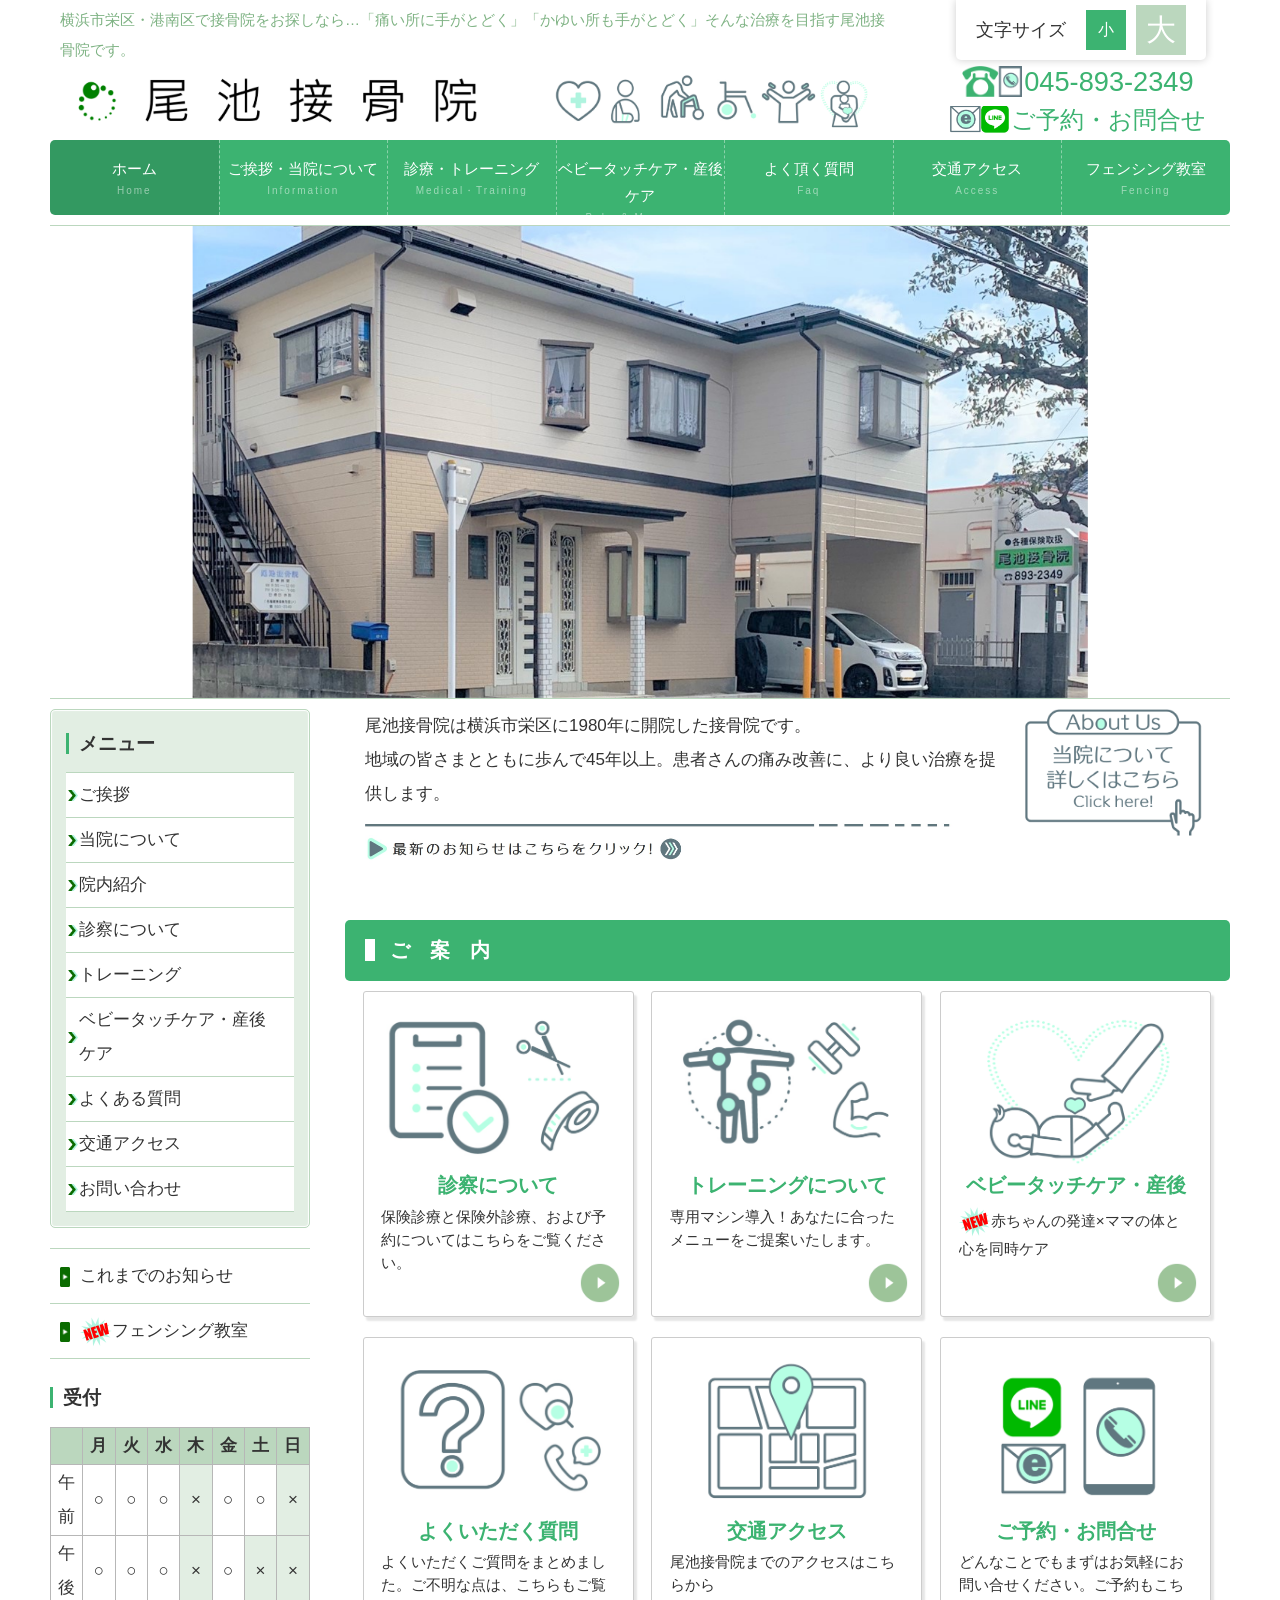
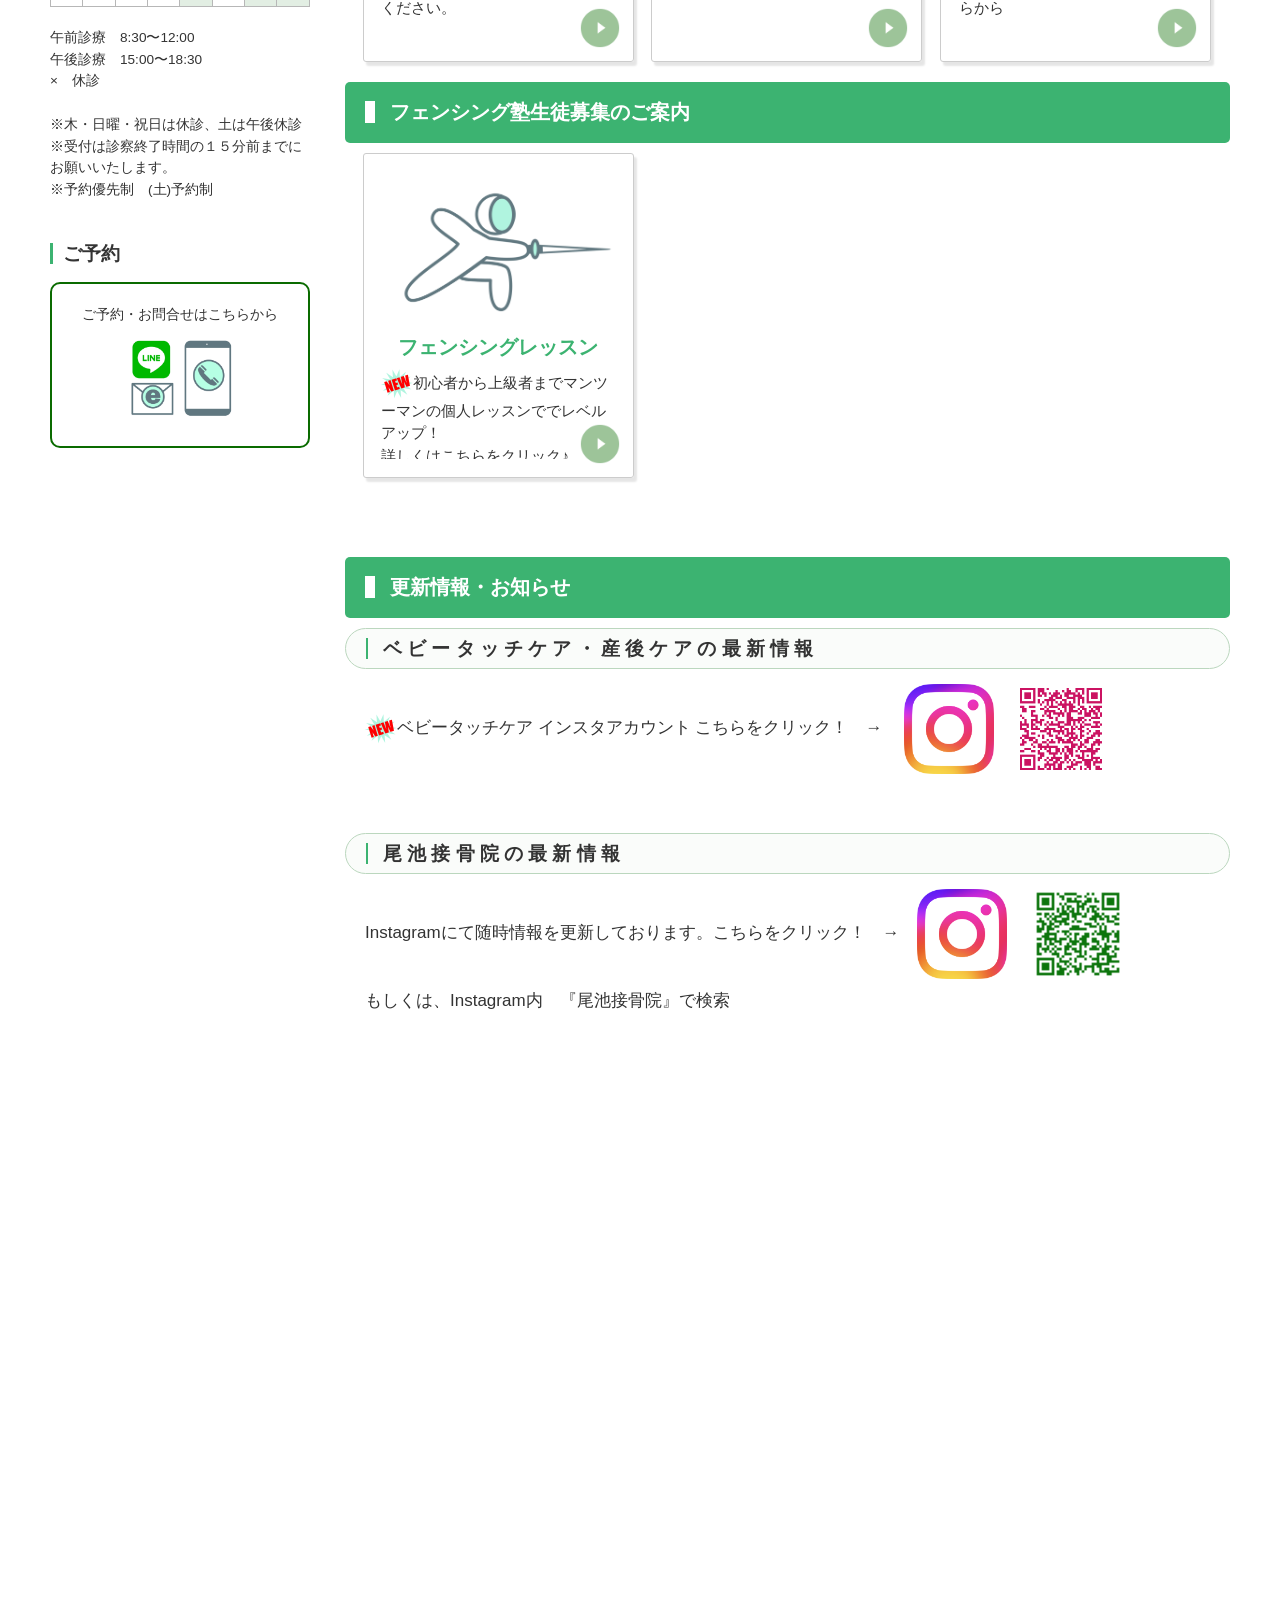
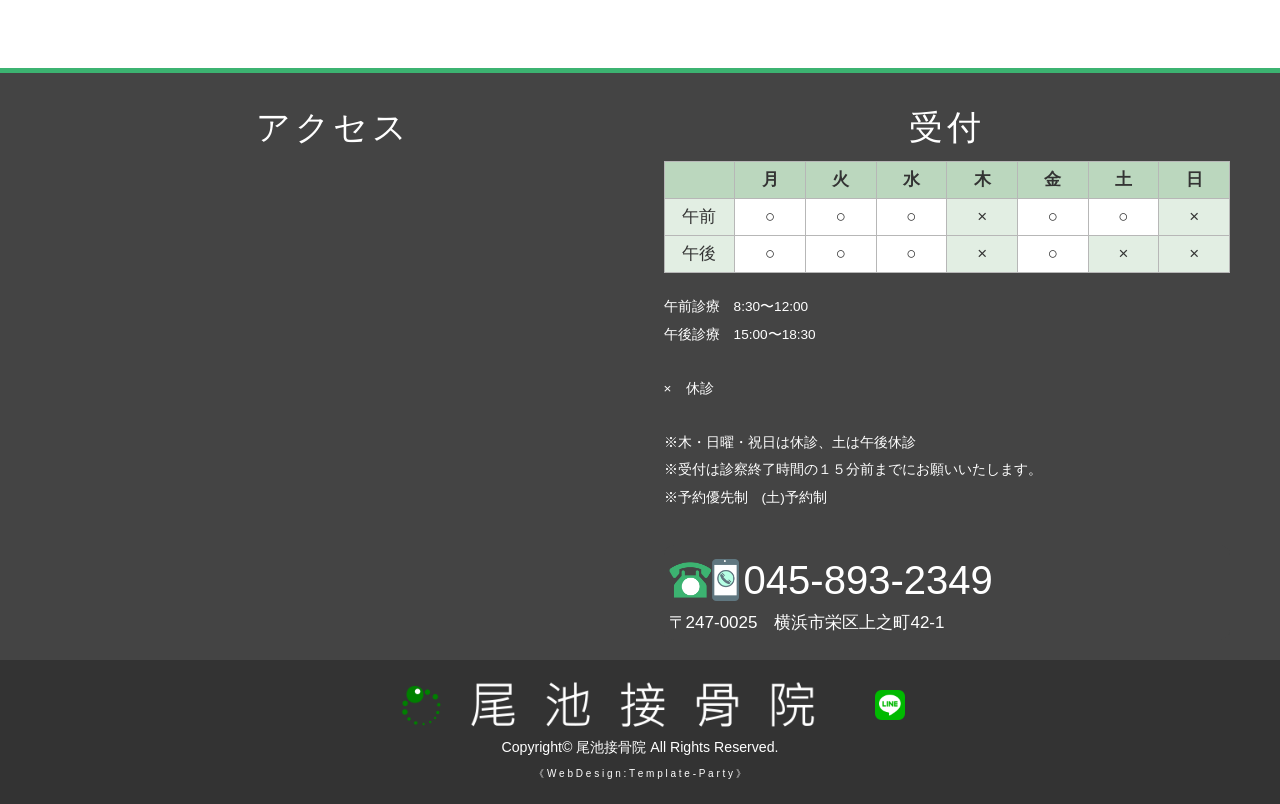
<file: index.html>
<!DOCTYPE html>
<html lang="ja">
<head>
<meta charset="UTF-8">
<meta http-equiv="X-UA-Compatible" content="IE=edge">
<title>尾池接骨院（トップ）栄区・港南区で接骨院をお探しなら…「痛い所に手がとどく」「かゆい所も手がとどく」そんな治療を目指す尾池接骨院です。</title>
<meta name="viewport" content="width=device-width, initial-scale=1">
<meta name="description" content="栄区・港南区で接骨院をお探しなら…「痛い所に手がとどく」「かゆい所も手がとどく」そんな治療を目指す尾池接骨院です。">
<meta name="keywords" content="接骨院,尾池,整骨院,整体,栄区,港南区,治療,スポーツ,怪我">
<link rel="stylesheet" href="css/style.css?20241129">
<link rel="alternate stylesheet" href="css/change.css" title="change">
<script src="js/openclose.js"></script>
<script src="js/fixmenu.js"></script>
<script src="js/fixmenu_pagetop.js"></script>
<script src="js/ddmenu_min.js"></script>
<script src="js/styleswitcher.js"></script>
<!--[if lt IE 9]>
<script src="https://oss.maxcdn.com/html5shiv/3.7.2/html5shiv.min.js"></script>
<script src="https://oss.maxcdn.com/respond/1.4.2/respond.min.js"></script>
<![endif]-->
<!--[if lt IE 10]>
<style>
.slide1,.slide2,.slide3 {display:none;}
</style>
<![endif]-->
</head>

<body >

<div id="container">

<header>
<!-- 2026_05_ReNew3 追記 Start-->
	<p class="ptop">横浜市栄区・港南区で接骨院をお探しなら…「痛い所に手がとどく」「かゆい所も手がとどく」そんな治療を目指す尾池接骨院です。</p>
<!-- 2026_05_ReNew3 追記 End-->
	<h1 id="logo"><a href="index.html"><img src="images/logo.png" alt="尾池接骨院"></a></h1>
	<address><span class="tel">045-893-2349</span><p class="clear"><a href="contact.html"><span class="mail"><!-- 2026_05_ReNew3 削除 Startメール2026_05_ReNew3 削除 End--><!-- 2026_05_ReNew3 追記 Start-->ご予約・<!-- 2026_05_ReNew3 追記 End-->お問合せ</span></a></p></address>
	<!--文字サイズ変更ボタン-->
	<div id="fsize">
	<p>文字サイズ</p>
	<ul>
	<li id="small"><a href="#" onclick="setActiveStyleSheet('default'); return false;" title="文字サイズ「小」"></a></li>
	<li id="large"><a href="#" onclick="setActiveStyleSheet('change'); return false;" title="文字サイズ「大」"></a></li>
	</ul>
	</div>
</header>


<!--PC用（901px以上端末）メニュー-->
<div class="nav-fix-pos">
	<nav id="menubar">
		<ul>
		<li class="current"><a href="index.html">ホーム<span>Home</span></a></li>
		<li><a href="info.html">ご挨拶・当院について<span>Information</span></a>
			<ul class="ddmenu">
			<li><a href="info.html">院長挨拶</a></li>
			<li><a href="info.html#aboutus">当院について</a></li>
			<li><a href="info.html#facility">院内紹介</a></li>
			</ul>
		</li>
		<li><a href="medical.html">診療・トレーニング<span>Medical・Training</span></a>
			<ul class="ddmenu">
		<!-- 2026_05_ReNew3 削除 Start
			<li><a href="medical.html">診療</a></li>
		2026_05_ReNew3 削除 End-->
		<!-- 2026_05_ReNew3 追記 Start-->
			<li><a href="medical.html">保険診療</a></li>
			<li><a href="medical.html#topic3">自由診療</a></li>
		<!-- 2026_05_ReNew3 追記 End-->
			<li><a href="training.html">トレーニング</a></li>
			</ul>
		</li>
		<!-- 2026_05_ReNew3 追記 Start-->
		<li><a href="babymom.html">ベビータッチケア・産後ケア<span>Baby & Mom care</span></a></li>
		<!-- 2026_05_ReNew3 追記 End-->
		<li><a href="faq.html">よく頂く質問<span>Faq</span></a></li>
		<li><a href="access.html">交通アクセス<span>Access</span></a></li>
		<li><a href="fencing.html">フェンシング教室<span>Fencing</span></a></li>
		</ul>
	</nav>

	<!--小さな端末用（900px以下端末）メニュー-->
	<nav id="menubar-s">
		<ul>
			<li><a href="index.html">ホーム<span>Home</span></a></li>
			<li><a href="info.html">院長挨拶</a></li>
			<li><a href="info.html#aboutus">当院について<span>About us</span></a></li>
			<li><a href="info.html#facility">院内紹介<span>Facility</span></a></li>
			<li><a href="medical.html">診療<span>Medical</span></a></li>
			<li><a href="training.html">トレーニング<span>Training</span></a></li>
			<li><a href="babymom.html">ベビータッチケア・産後ケア<span>Baby & Mom care</span></a></li>
			<li><a href="access.html">交通アクセス<span>Access</span></a></li>
			<li><a href="faq.html">よく頂く質問<span>F&Q</span></a></li>
			<li><a href="contact.html">お問い合わせ<span>Contact us</span></a></li>
			<li><a href="fencing.html">フェンシング教室<span>Fencing</span></a></li>
		</ul>
	</nav>
</div>

<!--スライドショー-->
<aside id="mainimg">
	<img src="images/1.png" alt="" class="slide0">
	<img src="images/1.png" alt="" class="slide1">
	<img src="images/2.png" alt="" class="slide2">
	<img src="images/3.png" alt="" class="slide3">
	<img src="images/4.png" alt="" class="slide4">
</aside>

<div id="contents">

	<div id="main">

		<section>
			<p class="clear">
			<!-- 2026_05_ReNew3 追記 Start-->
			<a href="info.html"><img src="images/aboutus.png" alt="" class="fr w23p"></a>
			<!-- 2026_05_ReNew3 追記 End-->
				尾池接骨院は横浜市栄区に1980年に開院した接骨院です。<br>
				地域の皆さまとともに歩んで<!-- 2026_05_ReNew3 削除 Start 40 2026_05_ReNew3 削除 End--><!-- 2026_05_ReNew3 追記 Start-->45<!-- 2026_05_ReNew3 追記 End-->年以上。患者さんの痛み改善に、より良い治療を提供します。<br>
				<!-- 2026_05_ReNew3 追記 Start-->
				<a href="#Topicnews"><img src="images/toNews.jpg" alt="" class="tonews"></a>
				<!-- 2026_05_ReNew3 追記 End-->
			</p>
		</section>

		<section>
			<h2>ご　案　内</h2>
			<div class="list">
				<a href="medical.html">
				<figure><img src="images/menu_medical.png" alt=""></figure>
				<h4>診察について</h4>
				<p>保険診療と保険外診療、および予約についてはこちらをご覧ください。</p>
				</a>
			</div>

			<div class="list">
				<a href="training.html">
				<figure><img src="images/menu_training.png" alt=""></figure>
				<h4>トレーニングについて</h4>
				<p><!-- 2026_05_ReNew3 削除 Start
				<img src="images/icon_new.png" alt="">
				2026_05_ReNew3 削除 End-->
				専用マシン導入！あなたに合ったメニューをご提案いたします。</p>
				</a>
			</div>

			<!-- 2026_05_ReNew3 追記 Start-->
			<div class="list">
				<a href="babymom.html">
				<figure><img src="images/babytouch.png" alt=""></figure>
				<h4>ベビータッチケア・産後ケア</h4>
				<p><img src="images/icon_new.png" alt="">赤ちゃんの発達×ママの体と心を同時ケア</p>
				</a>
			</div>
			<!-- 2026_05_ReNew3 追記 End-->

			<div class="list">
				<a href="faq.html">
				<figure><img src="images/menu_faq.png" alt=""></figure>
				<h4>よくいただく質問</h4>
				<p>よくいただくご質問をまとめました。ご不明な点は、こちらもご覧ください。</p>
				</a>
			</div>

			<!-- 2026_05_ReNew3 追記 Start-->
			<div class="list">
				<a href="access.html">
				<figure><img src="images/access.png" alt=""></figure>
				<h4>交通アクセス</h4>
				<p>尾池接骨院までのアクセスはこちらから</p>
				</a>
			</div>

			<div class="list">
				<a href="contact.html">
				<figure><img src="images/contact.png" alt=""></figure>
				<h4>ご予約・お問合せ</h4>
				<p>どんなことでもまずはお気軽にお問い合せください。ご予約もこちらから</p>
				</a>
			</div>
			<!-- 2026_05_ReNew3 追記 End-->
		</section>

		<section>
			<h2>フェンシング塾生徒募集のご案内</h2>
			<div class="list">
				<a href="fencing.html">
					<figure><img src="images/menu_fencing.png" alt=""></figure>
					<h4>フェンシングレッスン</h4>
					<p><img src="images/icon_new.png" alt="">初心者から上級者までマンツーマンの個人レッスンででレベルアップ！<br>詳しくはこちらをクリック♪</p>
				</a>
			</div>
			<br><br><br><br><br><br><br><br><br><br><br>
		</section>

		<section>
			<span  id="Topicnews" class="link"></span>
			<h2>更新情報・お知らせ</h2>
			<!-- 2026_05_ReNew3 追記 Start-->
			<h3>ベ ビ ー タ ッ チ ケ ア ・ 産 後 ケ ア の 最 新 情 報</h3>
			<p>
				<img src="images/icon_new.png" alt="">ベビータッチケア インスタアカウント こちらをクリック！　→　<a href="https://www.instagram.com/oike_sekkotsu_baby?igsh=NXRxejduNHM3b3Js&utm_source=qr"  target="_blank" >	<img src="images/Instagram_Glyph_Gradient.png" width="90" height="90" alt="尾池接骨院ベビータッチケア公式インスタグラム"></a>　<img src="images/QR_oikeBaby.png" width="100" height="100" alt="尾池接骨院ベビータッチケア公式インスタグラムＱＲコード">
				<br><br>
			</p>
			<!-- 2026_05_ReNew3 追記 End-->

			<!-- 2026_05_ReNew3 追記 Start-->
			<h3>尾 池 接 骨 院 の 最 新 情 報</h3>
			<p>
			<!-- 2026_05_ReNew3 追記 End-->
			Instagramにて随時情報を更新しております。こちらをクリック！　→　<a href="https://www.instagram.com/oike_sekkotsulabo?igsh=MTNoZWtxdmF2emdxYw=="  target="_blank" ><img src="images/Instagram_Glyph_Gradient.png" width="90" height="90" alt="尾池接骨院　公式インスタグラム"></a>
			<!-- 2026_05_ReNew3 追記 Start-->
			　<img src="images/QR_oikeLabo.png" width="100" height="100" alt="尾池接骨院 公式インスタグラムＱＲコード">
			　<!-- 2026_05_ReNew3 追記 End-->
			<br>もしくは、Instagram内　『尾池接骨院』で検索
			<br><br>
			<iframe src="https://snapwidget.com/embed/1084335" class="snapwidget-widget" allowtransparency="true" frameborder="0" scrolling="no" style="border:none; overflow:hidden;  width:765px; height:510px" title="Posts from Instagram"></iframe>
			<br><br>
			<!-- SnapWidget -->
			</p>
		</section>
	</div>
	<!--/#main-->

	<div id="sub">

		<section>

			<nav class="box1">
				<h2>メニュー</h2>
				<ul class="submenu">
					<li><a href="info.html">ご挨拶</a></li>
					<li><a href="info.html#aboutus">当院について</a></li>
					<li><a href="info.html#facility">院内紹介</a></li>
					<li><a href="medical.html">診察について</a></li>
					<li><a href="training.html">トレーニング</a></li>
					<!-- 2026_05_ReNew3 追記 Start-->
					<li><a href="babymom.html">ベビータッチケア・産後ケア</a></li>
					<!-- 2026_05_ReNew3 追記 End-->
					<li><a href="faq.html">よくある質問</a></li>
					<li><a href="access.html">交通アクセス</a></li>
					<li><a href="contact.html">お問い合わせ</a></li>
				</ul>
			</nav>

			<nav>
				<ul class="submenu">
					<li><a href="http://oek55.oike-sekkotsulabo.com/" target="_blank" >これまでのお知らせ</a></li>
					<li><a href="fencing.html"><img src="images/icon_new.png" alt="">フェンシング教室</a></li>
				</ul>
			</nav>

			<h2>受付</h2>
			<table class="ta2">
				<tr>
				<th>　</th><th>月</th><th>火</th><th>水</th><th>木</th><th>金</th><th>土</th><th>日</th></tr><tr>
				<td>午前</td>
				<td>○</td><td>○</td><td>○</td><td class="bgcolor1">×</td><td>○</td><td>○</td><td class="bgcolor1">×</td></tr>
				<tr><td>午後</td>
				<td>○</td><td>○</td><td>○</td><td class="bgcolor1">×</td><td>○</td><td class="bgcolor1">×</td><td class="bgcolor1">×</td></tr>
			</table>
			<p class="mini1">午前診療　8:30〜12:00<br>
				午後診療　15:00〜18:30<br>
				×　休診<br>
				<br>
				※木・日曜・祝<!-- 2026_05_ReNew3 削除 Start ・祭2026_05_ReNew3 削除 End-->日は休診、土は午後休診<br>
				※受付は診察終了時間の１５分前までにお願いいたします。<br>
				※予約優先制<!-- 2026_05_ReNew3 追記 Start-->　(土)予約制<br><!-- 2026_05_ReNew3 追記 End-->
			</p>
			<!-- 2026_05_ReNew3 追記 Start-->
				<br>
			<h2>ご予約</h2>
			<div class="c box">
				<a href="contact.html">
					<p class="mini1">ご予約・お問合せはこちらから</p>
					<img src="images/contact.png" alt="" class="w70p">
				</a>
			</div>
			<!-- 2026_05_ReNew3 追記 End-->
		</section>

	</div>
	<!--/#sub-->

</div>
<!--/#contents-->

</div>
<!--/#container-->

<footer>

<div class="inner">

<section class="half fl">
<h2>アクセス</h2>
<iframe src="https://www.google.com/maps/embed?pb=!1m18!1m12!1m3!1d3254.0509933229055!2d139.57330901557793!3d35.354380780271796!2m3!1f0!2f0!3f0!3m2!1i1024!2i768!4f13.1!3m3!1m2!1s0x601844f8e20c1a43%3A0x65642270af533e9!2z44CSMjQ3LTAwMjUg56We5aWI5bed55yM5qiq5rWc5biC5qCE5Yy65LiK5LmL55S677yU77yS4oiS77yR!5e0!3m2!1sja!2sjp!4v1579072942760!5m2!1sja!2sjp" width="600" height="450" frameborder="0" style="border:0;" allowfullscreen=""></iframe>
<br>
</section>

<section class="half fr">
<h2>受付</h2>
<table class="ta2">
<tr>
<th>　</th>
<th>月</th>
<th>火</th>
<th>水</th>
<th>木</th>
<th>金</th>
<th>土</th>
<th>日</th>
</tr>
<tr>
<td class="bgcolor1">午前</td>
<td>○</td>
<td>○</td>
<td>○</td>
<td class="bgcolor1">×</td>
<td>○</td>
<td>○</td>
<td class="bgcolor1">×</td>
</tr>
<tr>
<td class="bgcolor1">午後</td>
<td>○</td>
<td>○</td>
<td>○</td>
<td class="bgcolor1">×</td>
<td>○</td>
<td class="bgcolor1">×</td>
<td class="bgcolor1">×</td>
</tr>
</table>
<p class="mini1">午前診療　8:30〜12:00<br>
午後診療　15:00〜18:30<br>
<br>
×　休診<br>
<br>
※木・日曜・祝<!-- 2026_05_ReNew3 削除 Start ・祭2026_05_ReNew3 削除 End-->日は休診、土は午後休診<br>
※受付は診察終了時間の１５分前までにお願いいたします。
<br>※予約優先制<!-- 2026_05_ReNew3 追記 Start-->　(土)予約制<br><!-- 2026_05_ReNew3 追記 End-->
</p>
<br>
<address><span class="tel">045-893-2349</span><br>
〒247-0025　横浜市栄区上之町42-1</address>
</section>


</div>
<!--/.inner-->

<div id="copyright">
<small><a href="index.html"><img src="images/logo_footer.png" alt="尾池接骨院" width="500"></a><a href="https://line.me/R/ti/p/%40167onlkg" target="_blank"><img src="images/square-default.png" width="30" height="30" alt="尾池接骨院　公式LINEアカウント" ></a><br>
Copyright&copy; <a href="index.html">尾池接骨院</a> All Rights Reserved.</small>
<span class="pr"><a href="https://template-party.com/" target="_blank">《 W e b D e s i g n : T e m p l a t e - P a r t y 》</a></span>
</div>

</footer>

<!--ページの上部に戻る「↑」ボタン-->
<p class="nav-fix-pos-pagetop"><a href="#">↑</a></p>

<!--メニュー開閉ボタン-->
<div id="menubar_hdr" class="close"></div>
<!--メニューの開閉処理条件設定　900px以下-->
<script>
if (OCwindowWidth() <= 900) {
	open_close("menubar_hdr", "menubar-s");
}
</script>

</body>
</html>
</file>
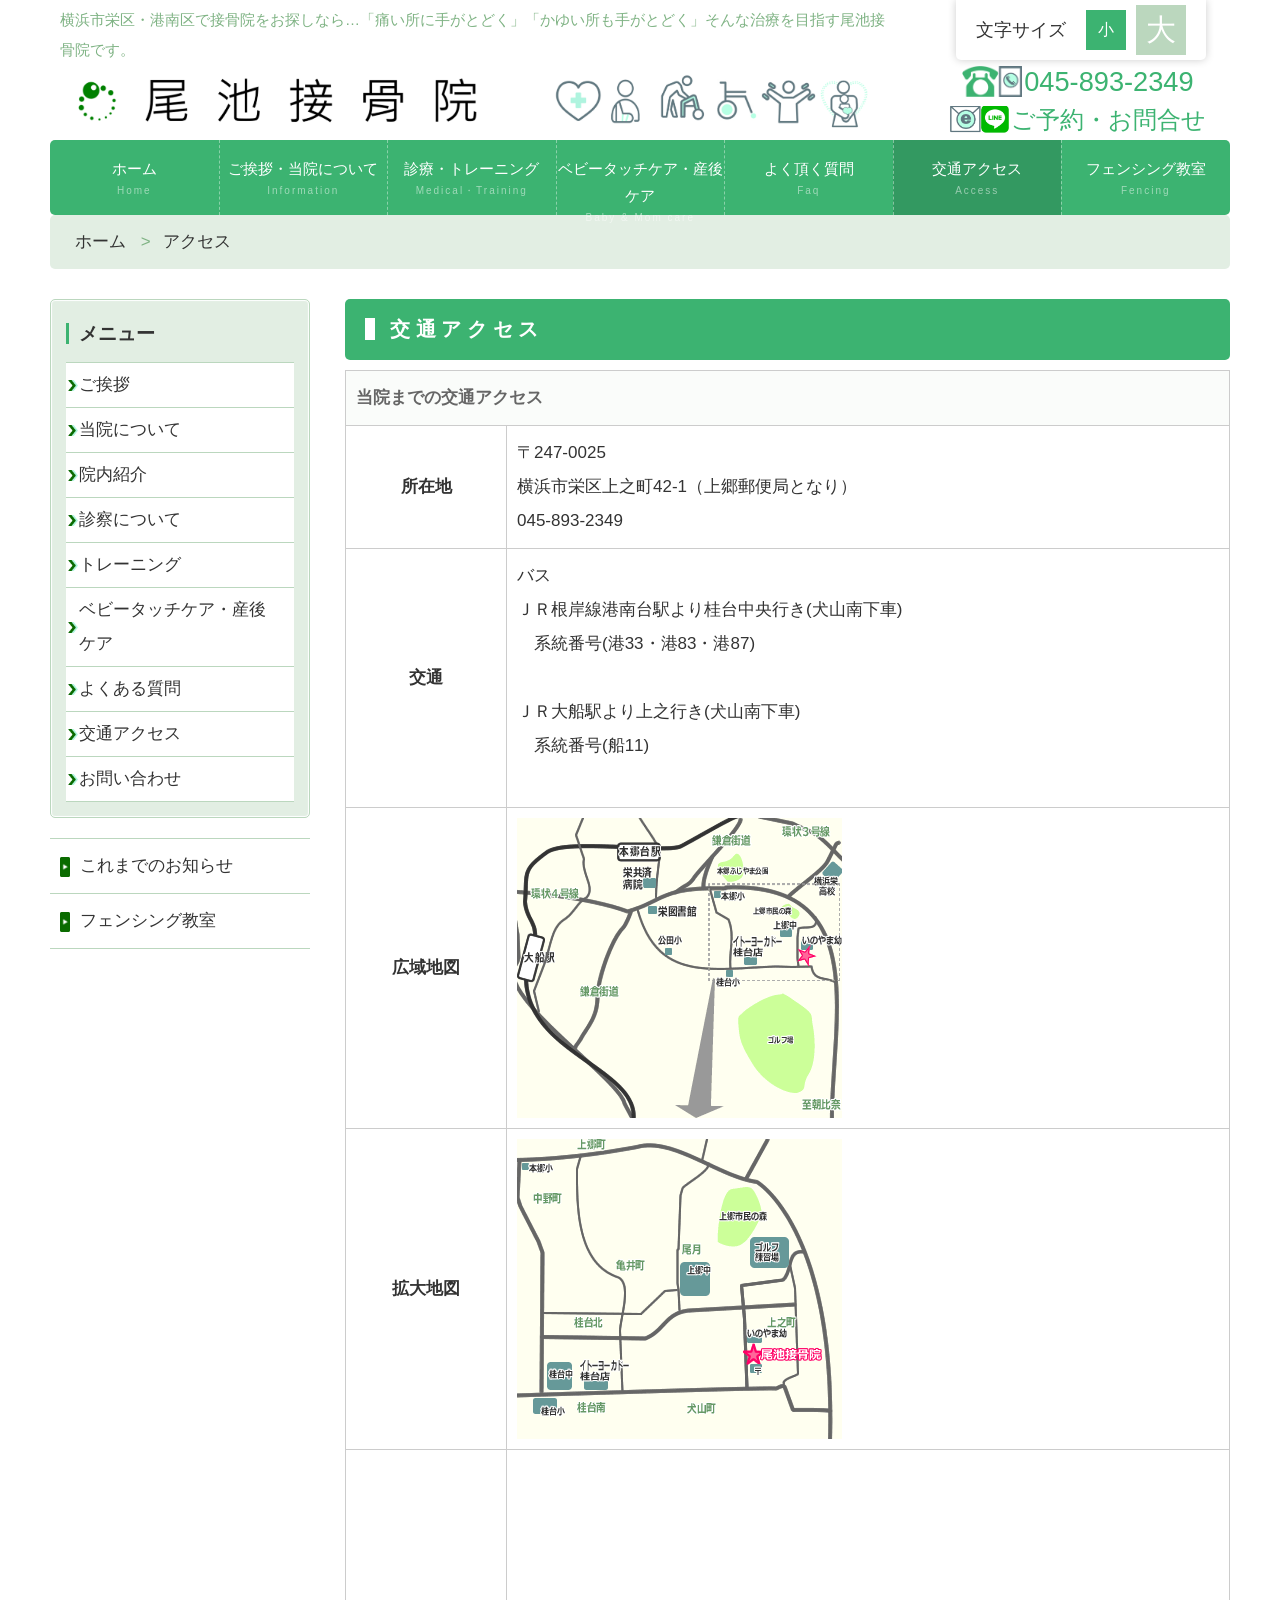
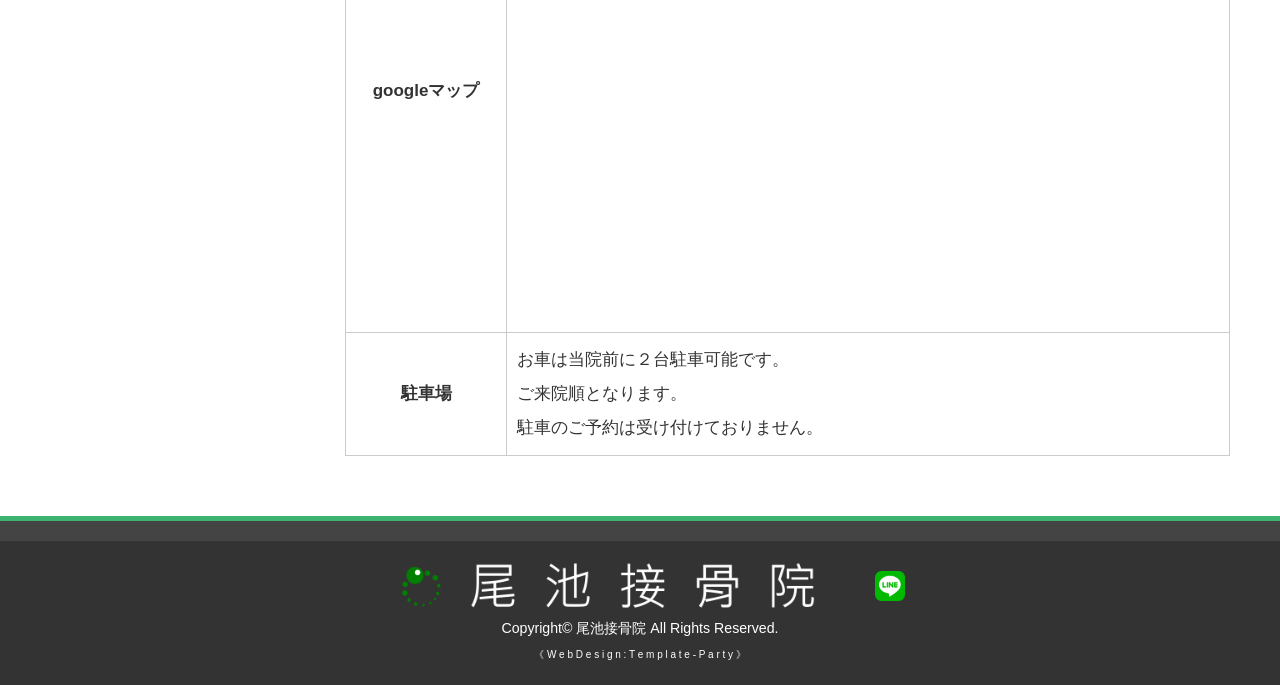
<file: access.html>
<!DOCTYPE html>
<html lang="ja">
<head>
<meta charset="UTF-8">
<meta http-equiv="X-UA-Compatible" content="IE=edge">
<title>尾池接骨院（アクセス）栄区・港南区で接骨院をお探しなら…「痛い所に手がとどく」「かゆい所も手がとどく」そんな治療を目指す尾池接骨院です。</title>
<meta name="viewport" content="width=device-width, initial-scale=1">
<meta name="description" content="栄区・港南区で接骨院をお探しなら…「痛い所に手がとどく」「かゆい所も手がとどく」そんな治療を目指す尾池接骨院です。">
<meta name="keywords" content="接骨院,尾池,整骨院,整体,栄区,港南区,治療,スポーツ,怪我">
<link rel="stylesheet" href="css/style.css?20241122">
<link rel="alternate stylesheet" href="css/change.css" title="change">
<script src="js/openclose.js"></script>
<script src="js/fixmenu.js"></script>
<script src="js/fixmenu_pagetop.js"></script>
<script src="js/ddmenu_min.js"></script>
<script src="js/styleswitcher.js"></script>
<!--[if lt IE 9]>
<script src="https://oss.maxcdn.com/html5shiv/3.7.2/html5shiv.min.js"></script>
<script src="https://oss.maxcdn.com/respond/1.4.2/respond.min.js"></script>
<![endif]-->
<!--[if lt IE 10]>
<style>
.slide1,.slide2,.slide3 {display:none;}
</style>
<![endif]-->
</head>

<body>

<div id="container">

<header>
<header>
<!-- 2026_05_ReNew3 追記 Start-->
	<p class="ptop">横浜市栄区・港南区で接骨院をお探しなら…「痛い所に手がとどく」「かゆい所も手がとどく」そんな治療を目指す尾池接骨院です。</p>
<!-- 2026_05_ReNew3 追記 End-->
<h1 id="logo"><a href="index.html"><img src="images/logo.png" alt="尾池接骨院"></a></h1>
<address><span class="tel">045-893-2349</span><p class="clear"><a href="contact.html"><span class="mail"><!-- 2026_05_ReNew3 削除 Startメール2026_05_ReNew3 削除 End--><!-- 2026_05_ReNew3 追記 Start-->ご予約・<!-- 2026_05_ReNew3 追記 End-->お問合せ</span></a></address>
<!--文字サイズ変更ボタン-->
<div id="fsize">
<p>文字サイズ</p>
<ul>
<li id="small"><a href="#" onclick="setActiveStyleSheet('default'); return false;" title="文字サイズ「小」"></a></li>
<li id="large"><a href="#" onclick="setActiveStyleSheet('change'); return false;" title="文字サイズ「大」"></a></li>
</ul>
</div>
</header>

<!--PC用（901px以上端末）メニュー-->
<div class="nav-fix-pos">
<nav id="menubar">
<ul>
<li><a href="index.html">ホーム<span>Home</span></a></li>
<li><a href="info.html">ご挨拶・当院について<span>Information</span></a>
	<ul class="ddmenu">
	<li><a href="info.html">院長挨拶</a></li>
	<li><a href="info.html#aboutus">当院について</a></li>
	<li><a href="info.html#facility">院内紹介</a></li>
	</ul>
</li>
<li><a href="medical.html">診療・トレーニング<span>Medical・Training</span></a>
	<ul class="ddmenu">
<!-- 2026_05_ReNew3 削除 Start
	<li><a href="medical.html">診療</a></li>
2026_05_ReNew3 削除 End-->
<!-- 2026_05_ReNew3 追記 Start-->
	<li><a href="medical.html">保険診療</a></li>
	<li><a href="medical.html#topic3">自由診療</a></li>
<!-- 2026_05_ReNew3 追記 End-->
	<li><a href="training.html">トレーニング</a></li>
	</ul>
</li>
<!-- 2026_05_ReNew3 追記 Start-->
<li><a href="babymom.html">ベビータッチケア・産後ケア<span>Baby & Mom care</span></a></li>
<!-- 2026_05_ReNew3 追記 End-->
<li><a href="faq.html">よく頂く質問<span>Faq</span></a></li>
<li class="current"><a href="access.html">交通アクセス<span>Access</span></a></li>
<li><a href="fencing.html">フェンシング教室<span>Fencing</span></a></li>
</ul>
</nav>
</div>

<!--小さな端末用（900px以下端末）メニュー-->
<nav id="menubar-s">
<ul>
<li><a href="index.html">ホーム<span>Home</span></a></li>
<li><a href="info.html">院長挨拶</a></li>
<li><a href="info.html#aboutus">当院について<span>About us</span></a></li>
<li><a href="info.html#facility">院内紹介<span>Facility</span></a></li>
<li><a href="medical.html">診療<span>Medical</span></a></li>
<li><a href="training.html">トレーニング<span>Training</span></a></li>
<li><a href="babymom.html">ベビータッチケア・産後ケア<span>Baby & Mom care</span></a></li>
<li><a href="access.html">交通アクセス<span>Access</span></a></li>
<li><a href="faq.html">よく頂く質問<span>F&Q</span></a></li>
<li><a href="contact.html">お問い合わせ<span>Contact us</span></a></li>
<li><a href="fencing.html">フェンシング教室<span>Fencing</span></a></li>
</ul>
</nav>

<div id="contents">

<ul class="nav">
<li><a href="index.html">ホーム</a></li>
<li>アクセス</li>
</ul>

<div id="main">

<section>

<h2>交 通 ア ク セ ス</h2>

<table class="ta1">
<caption>当院までの交通アクセス</caption>
<tr>
<th>所在地</th>
<td>〒247-0025<br>横浜市栄区上之町42-1（上郷郵便局となり）<br>

045-893-2349<br>
</td>
</tr>
<tr>
<th>交通</th>
<td>バス<br>
ＪＲ根岸線港南台駅より桂台中央行き(犬山南下車)<br>
　系統番号(港33・港83・港87)<br>
<br>
ＪＲ大船駅より上之行き(犬山南下車)<br>
　系統番号(船11)<br><br></td>
</tr>
<tr>
<th>広域地図</th>
<td><img src="images/acces_map_01.gif" alt=""></td>
</tr>
<tr>
<th>拡大地図</th>
<td><img src="images/acces_map_02.gif" alt=""></td>
</tr>
<tr>
<th>googleマップ</th>
<td><iframe src="https://www.google.com/maps/embed?pb=!1m18!1m12!1m3!1d3254.0509933229055!2d139.57330901557793!3d35.354380780271796!2m3!1f0!2f0!3f0!3m2!1i1024!2i768!4f13.1!3m3!1m2!1s0x601844f8e20c1a43%3A0x65642270af533e9!2z44CSMjQ3LTAwMjUg56We5aWI5bed55yM5qiq5rWc5biC5qCE5Yy65LiK5LmL55S677yU77yS4oiS77yR!5e0!3m2!1sja!2sjp!4v1579072942760!5m2!1sja!2sjp" width="600" height="450" frameborder="0" style="border:0;" allowfullscreen=""></iframe></td>
</tr>
<tr>
<th>駐車場</th>
<td>お車は当院前に２台駐車可能です。<br>
ご来院順となります。<br>駐車のご予約は受け付けておりません。<br></td>
</tr>
</table>

</section>

</div>
<!--/#main-->

<div id="sub">

<nav class="box1">
<h2>メニュー</h2>
<ul class="submenu">
<li><a href="info.html">ご挨拶</a></li>
<li><a href="info.html#aboutus">当院について</a></li>
<li><a href="info.html#facility">院内紹介</a></li>
<li><a href="medical.html">診察について</a></li>
<li><a href="training.html">トレーニング</a></li>
<!-- 2026_05_ReNew3 追記 Start-->
<li><a href="babymom.html">ベビータッチケア・産後ケア</a></li>
<!-- 2026_05_ReNew3 追記 End-->
<li><a href="faq.html">よくある質問</a></li>
<li><a href="access.html">交通アクセス</a></li>
<li><a href="contact.html">お問い合わせ</a></li>
</ul>
</nav>

<nav>
<ul class="submenu">
<li><a href="http://oek55.oike-sekkotsulabo.com/" target="_blank" >これまでのお知らせ</a></li>
<li><a href="fencing.html">フェンシング教室</a></li>
</ul>
</nav>

</div>
<!--/#sub-->

</div>
<!--/#contents-->

</div>
<!--/#container-->

<footer>


<div id="copyright">
<small><a href="index.html"><img src="images/logo_footer.png" alt="尾池接骨院" width="500"></a><a href="https://line.me/R/ti/p/%40167onlkg" target="_blank"><img src="images/square-default.png" width="30" height="30" alt="尾池接骨院　公式LINEアカウント" ></a><br>
Copyright&copy; <a href="index.html">尾池接骨院</a> All Rights Reserved.</small>
<span class="pr"><a href="https://template-party.com/" target="_blank">《 W e b D e s i g n : T e m p l a t e - P a r t y 》</a></span>
</div>

</footer>

<!--ページの上部に戻る「↑」ボタン-->
<p class="nav-fix-pos-pagetop"><a href="#">↑</a></p>

<!--メニュー開閉ボタン-->
<div id="menubar_hdr" class="close"></div>
<!--メニューの開閉処理条件設定　900px以下-->
<script>
if (OCwindowWidth() <= 900) {
	open_close("menubar_hdr", "menubar-s");
}
</script>

</body>
</html>
</file>
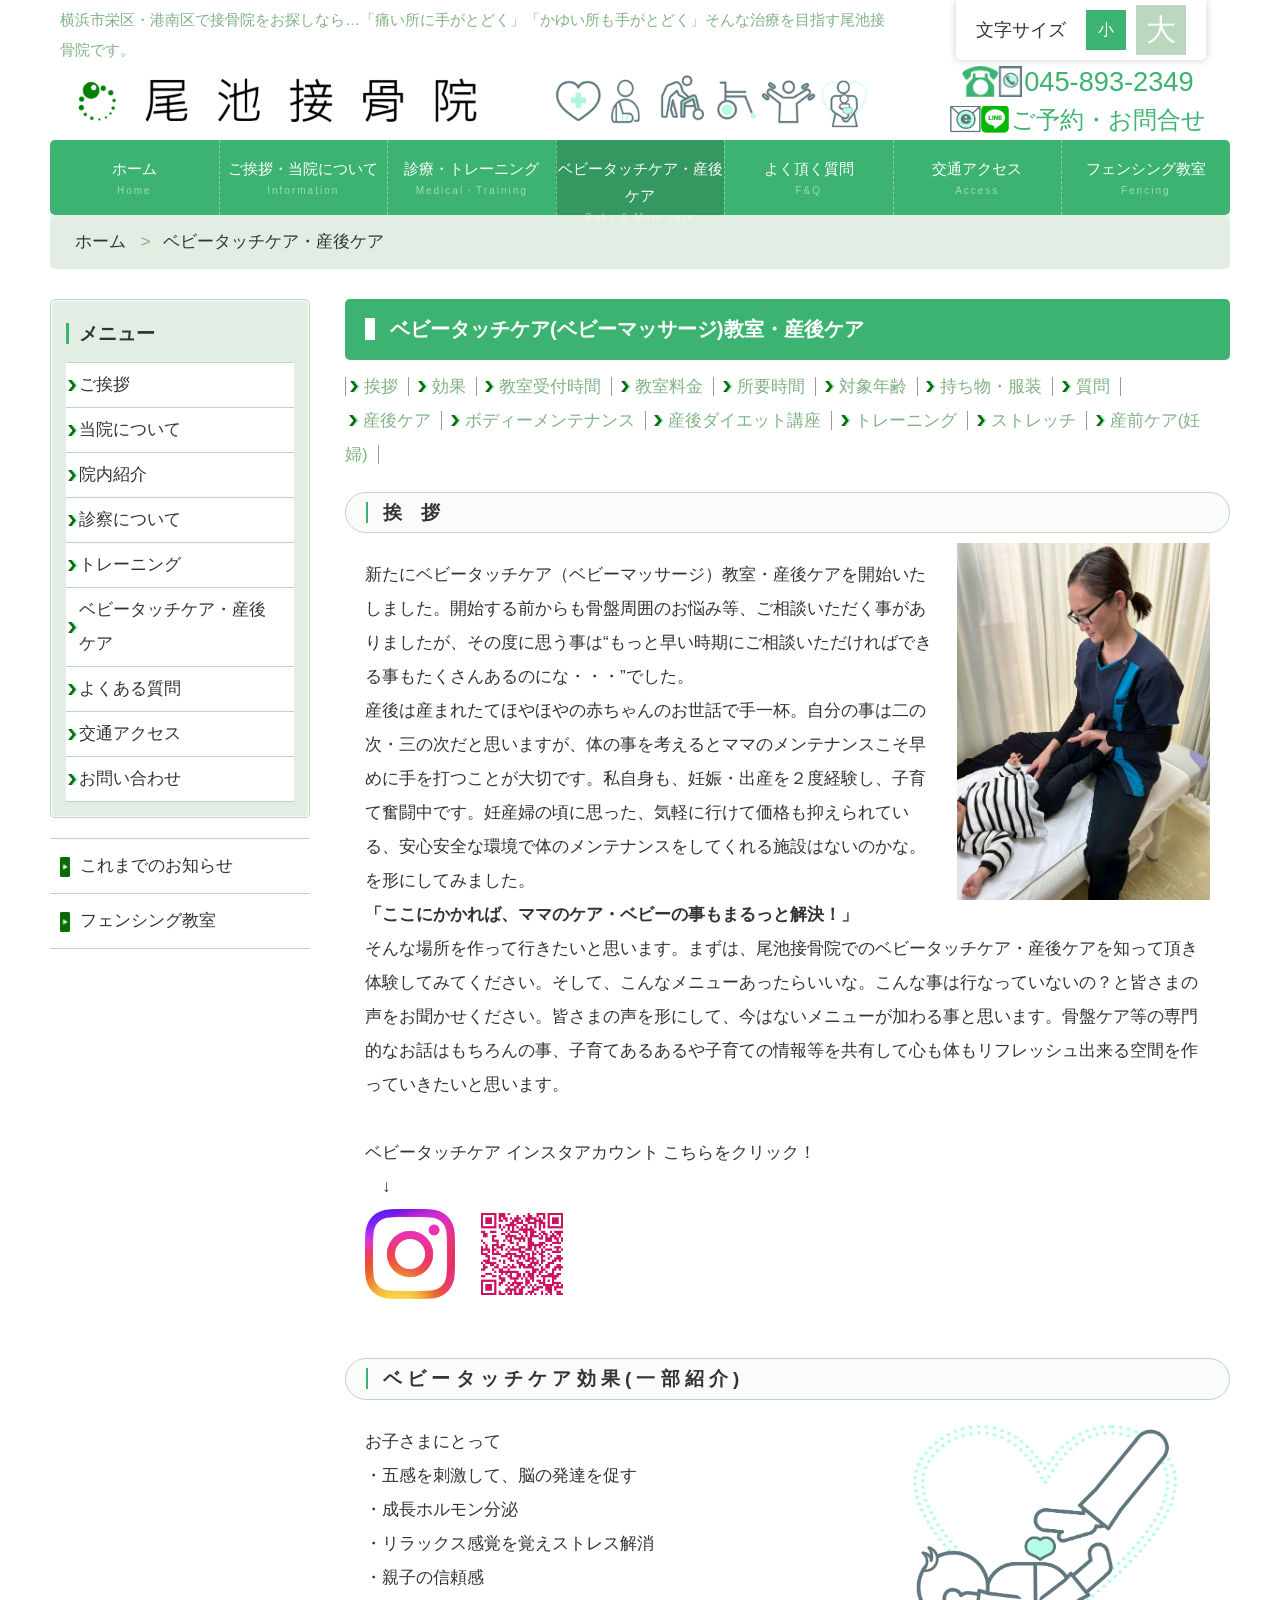
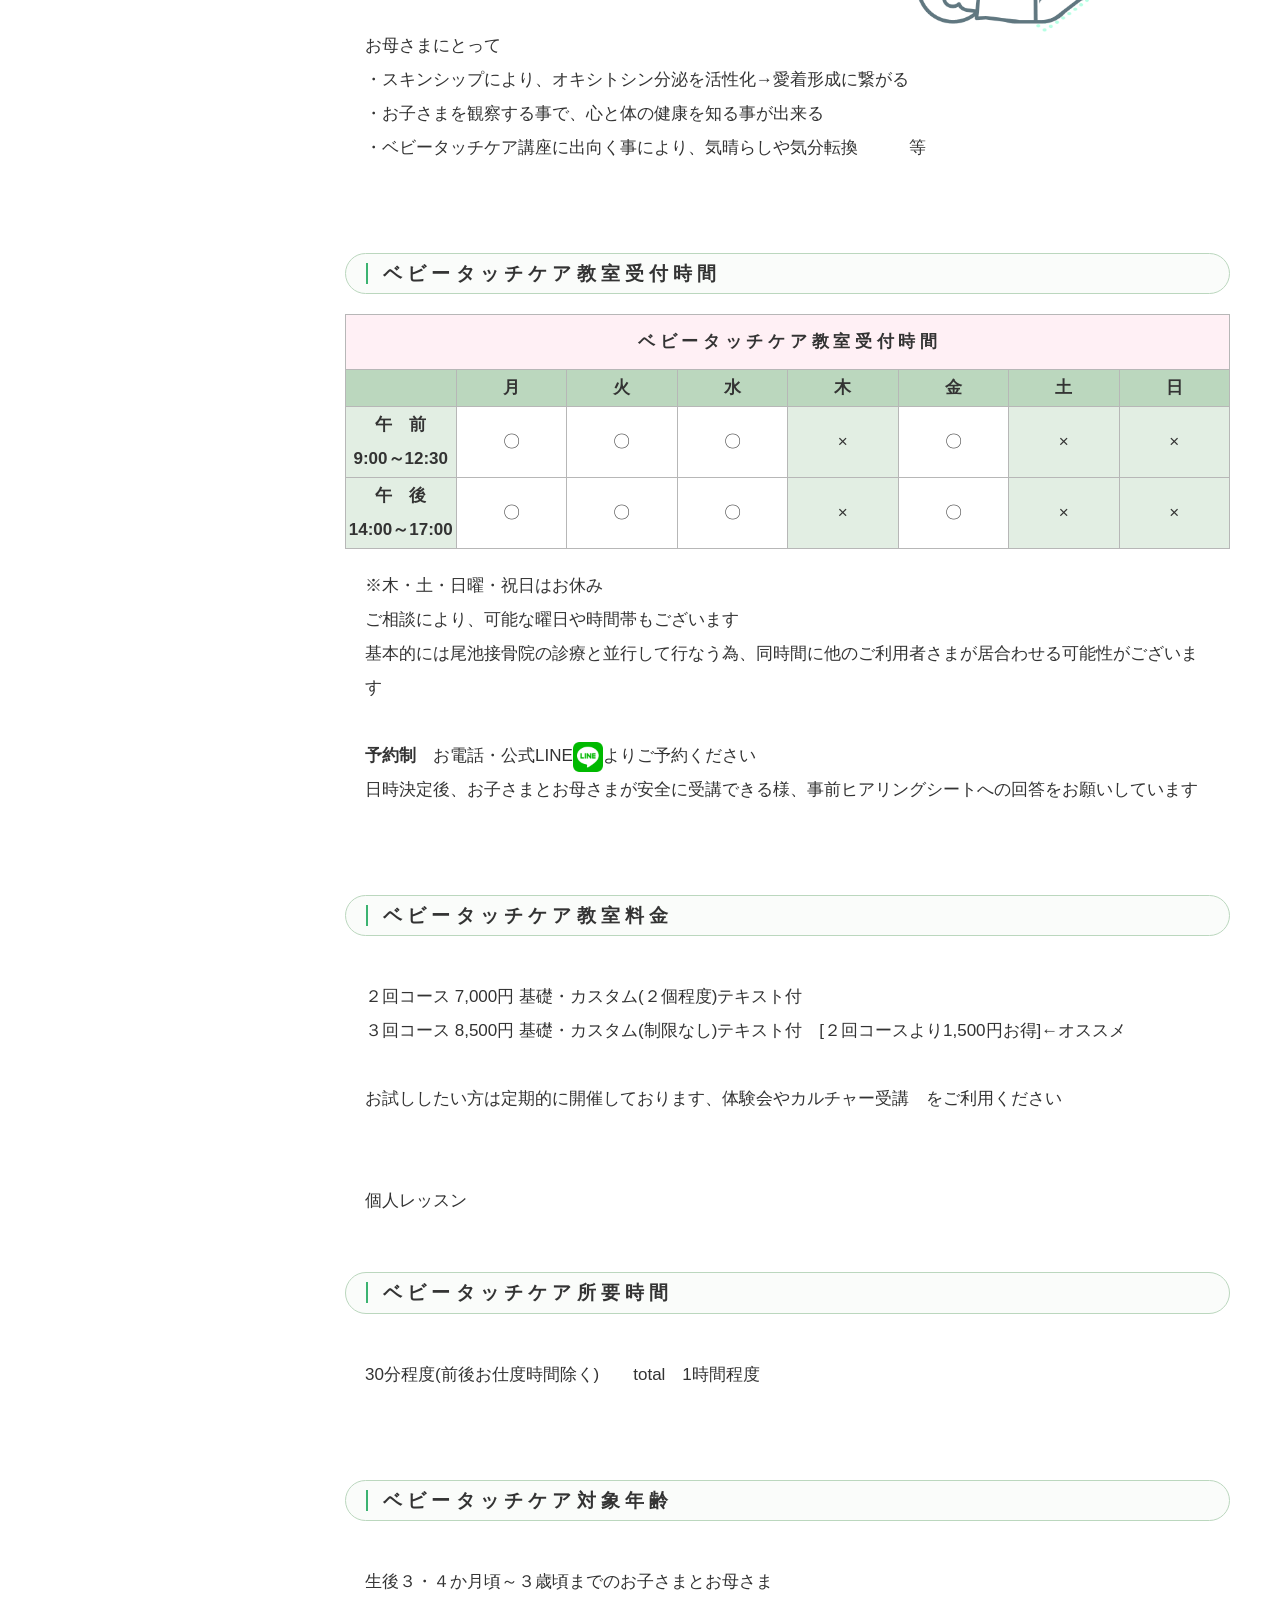
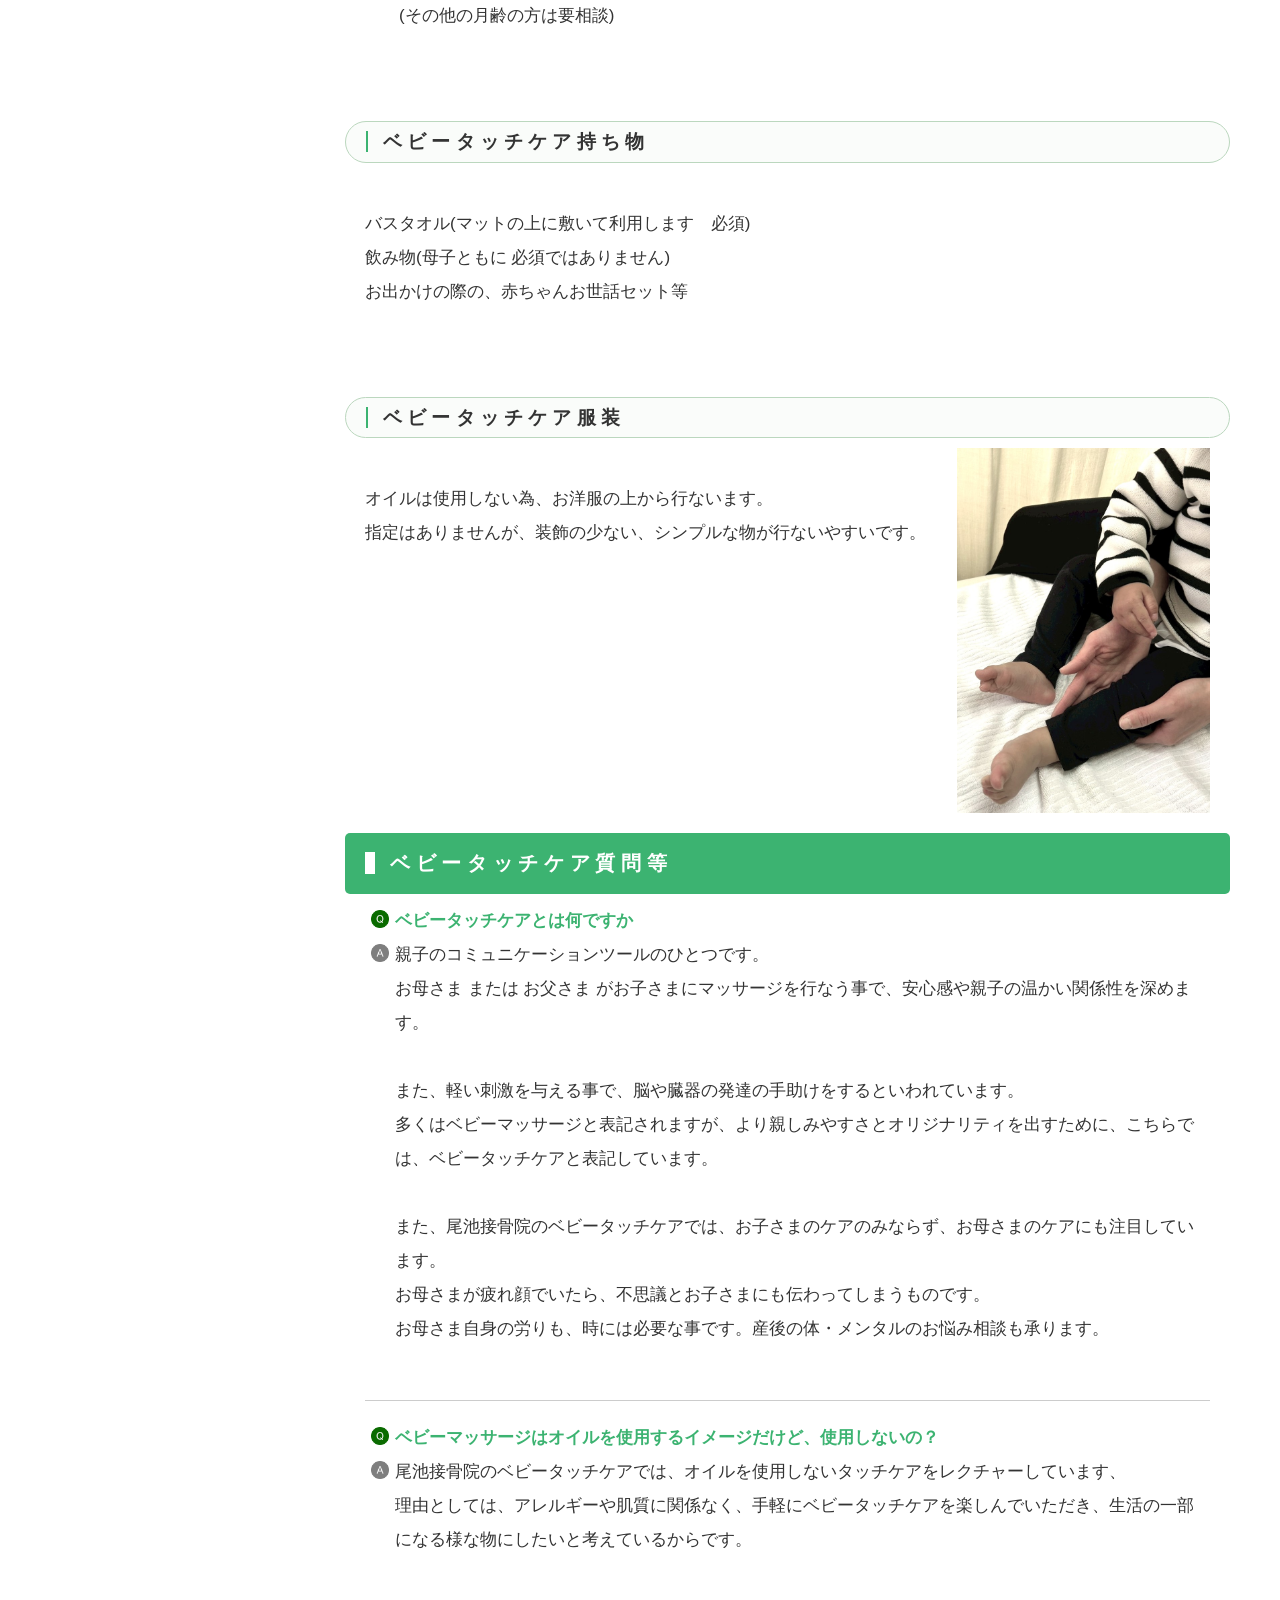
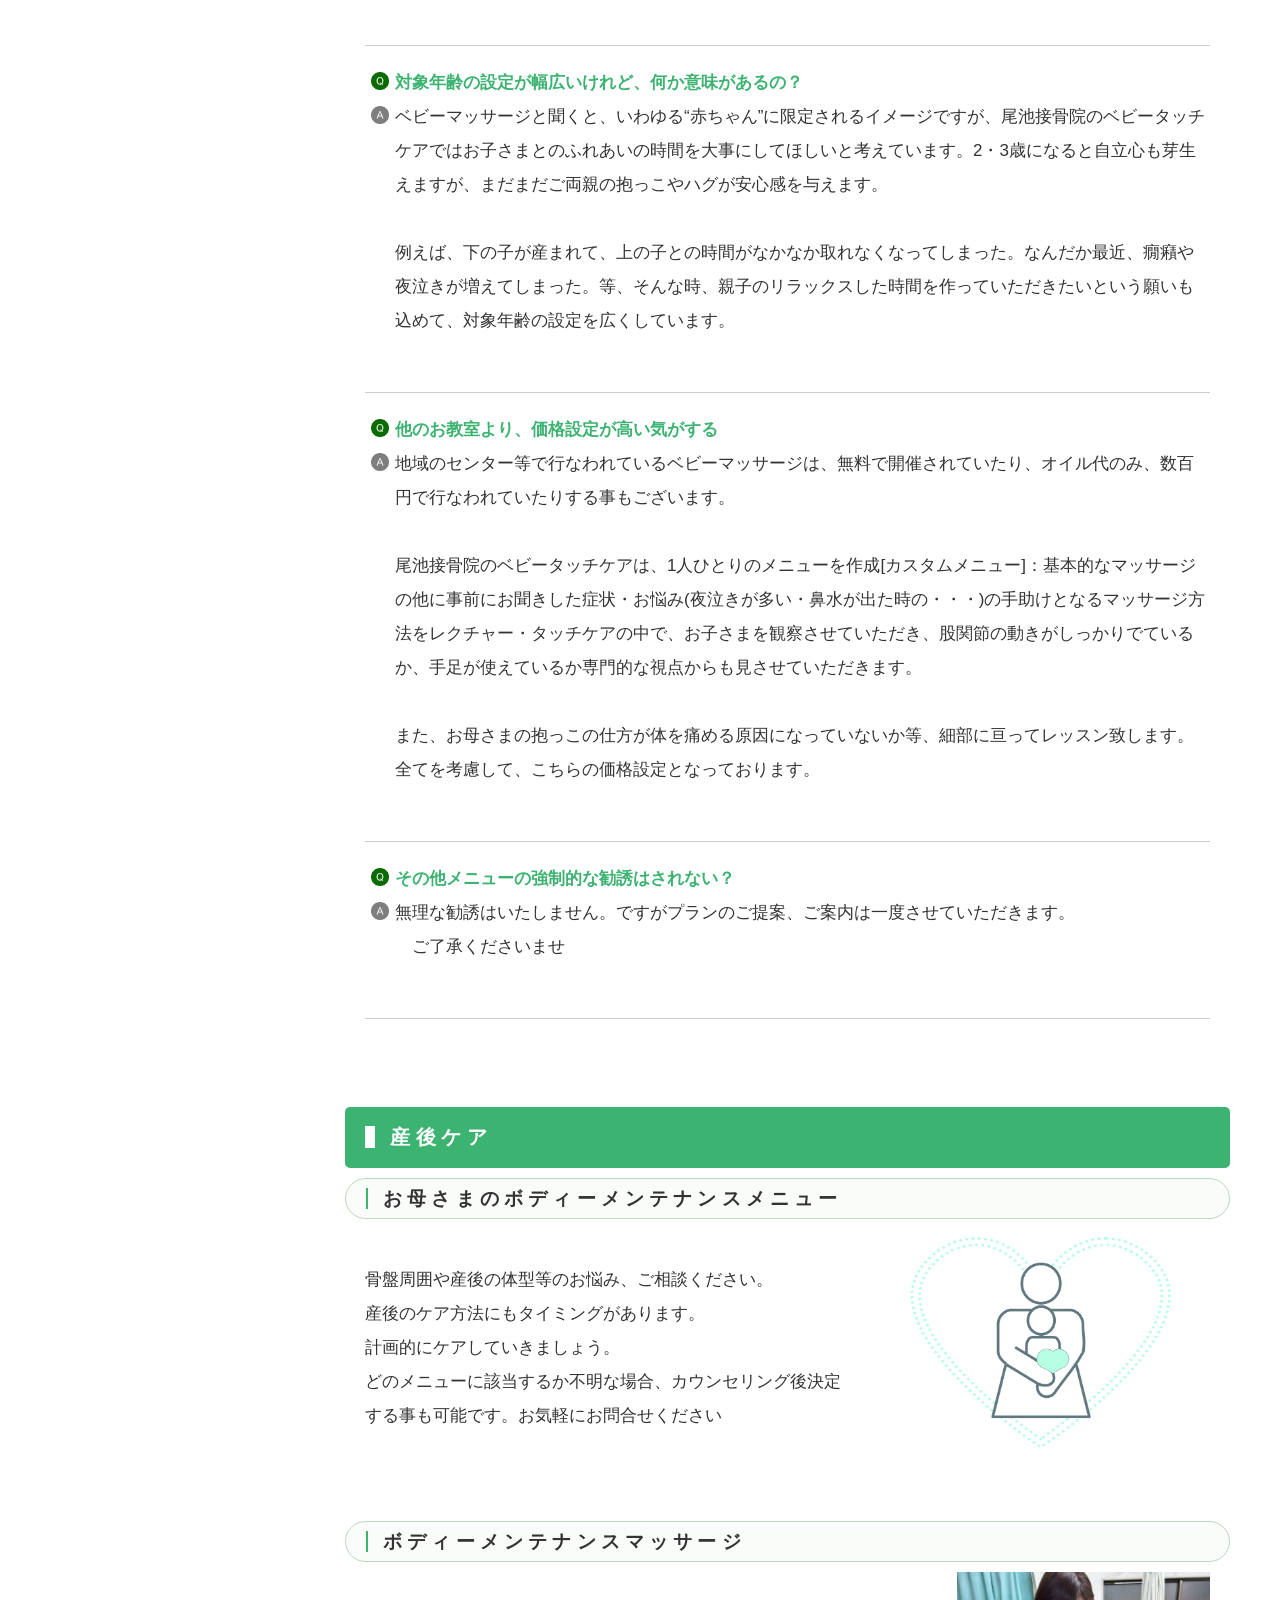
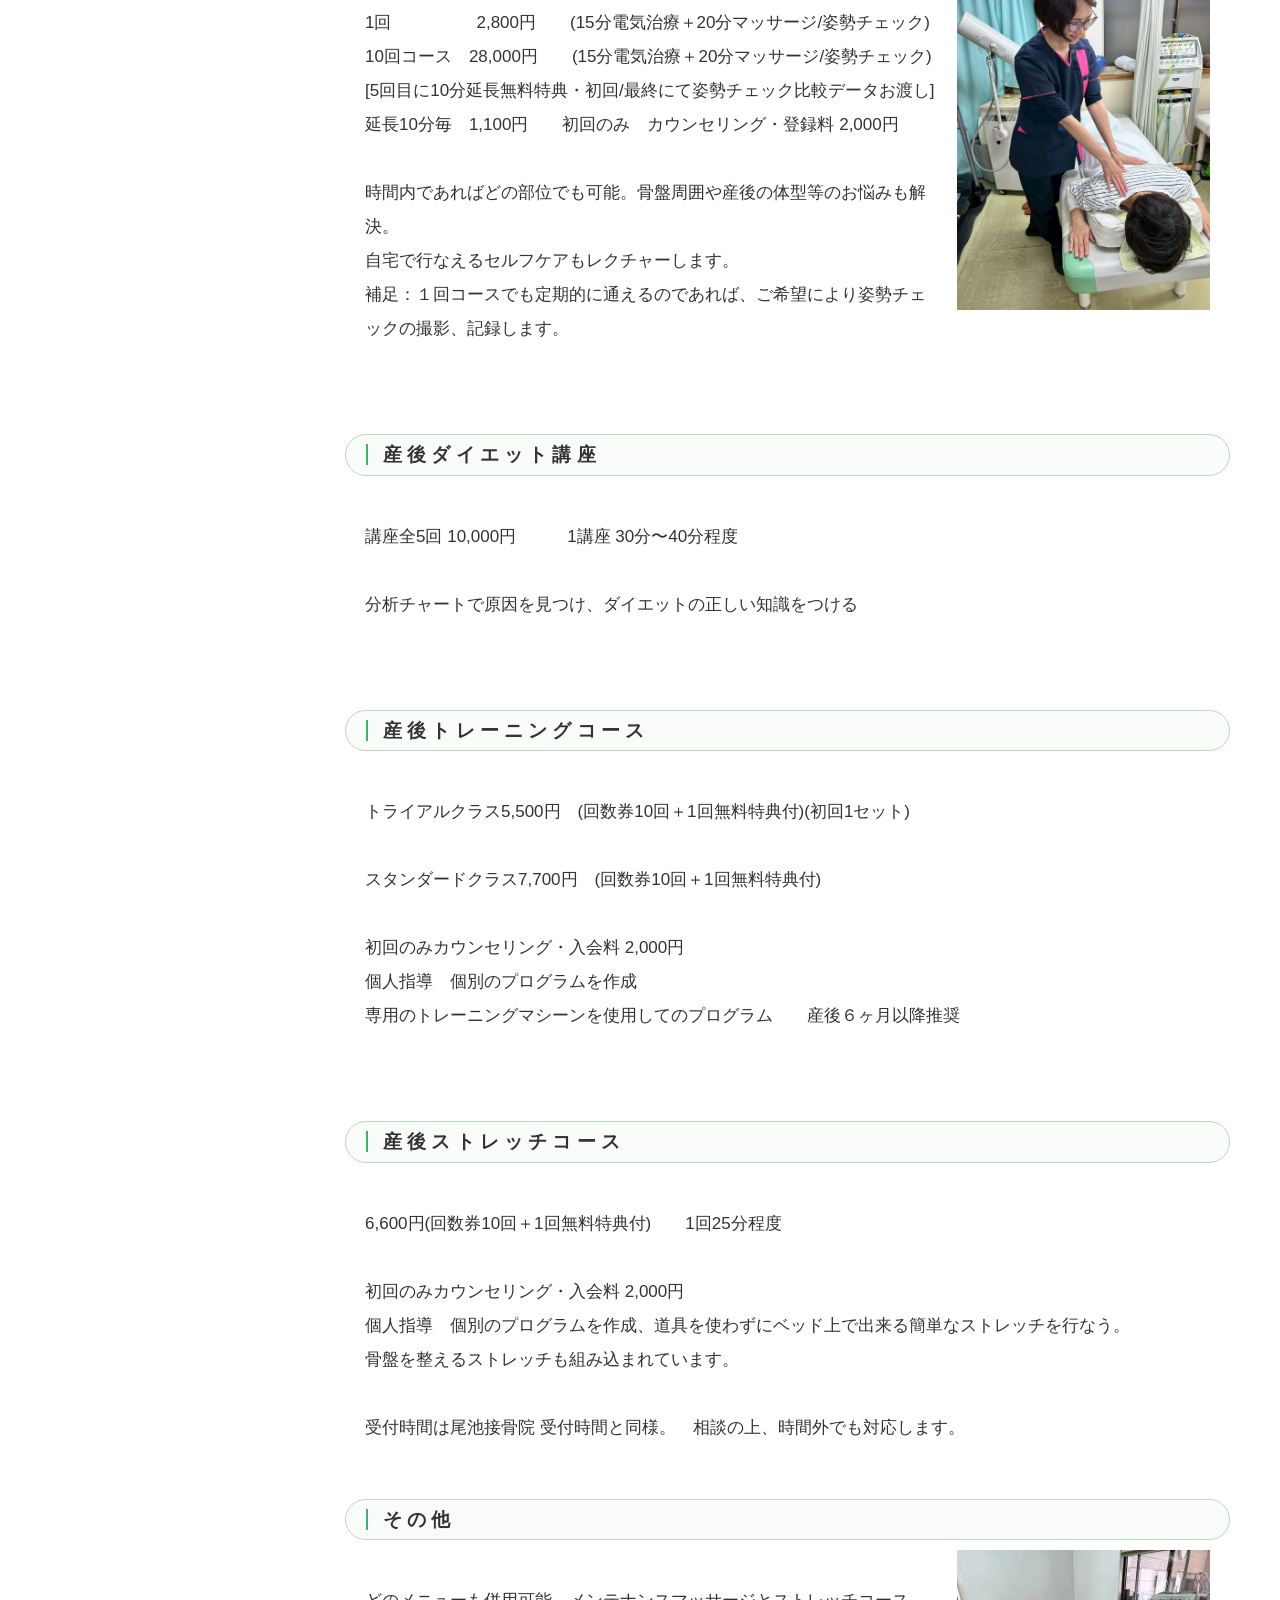
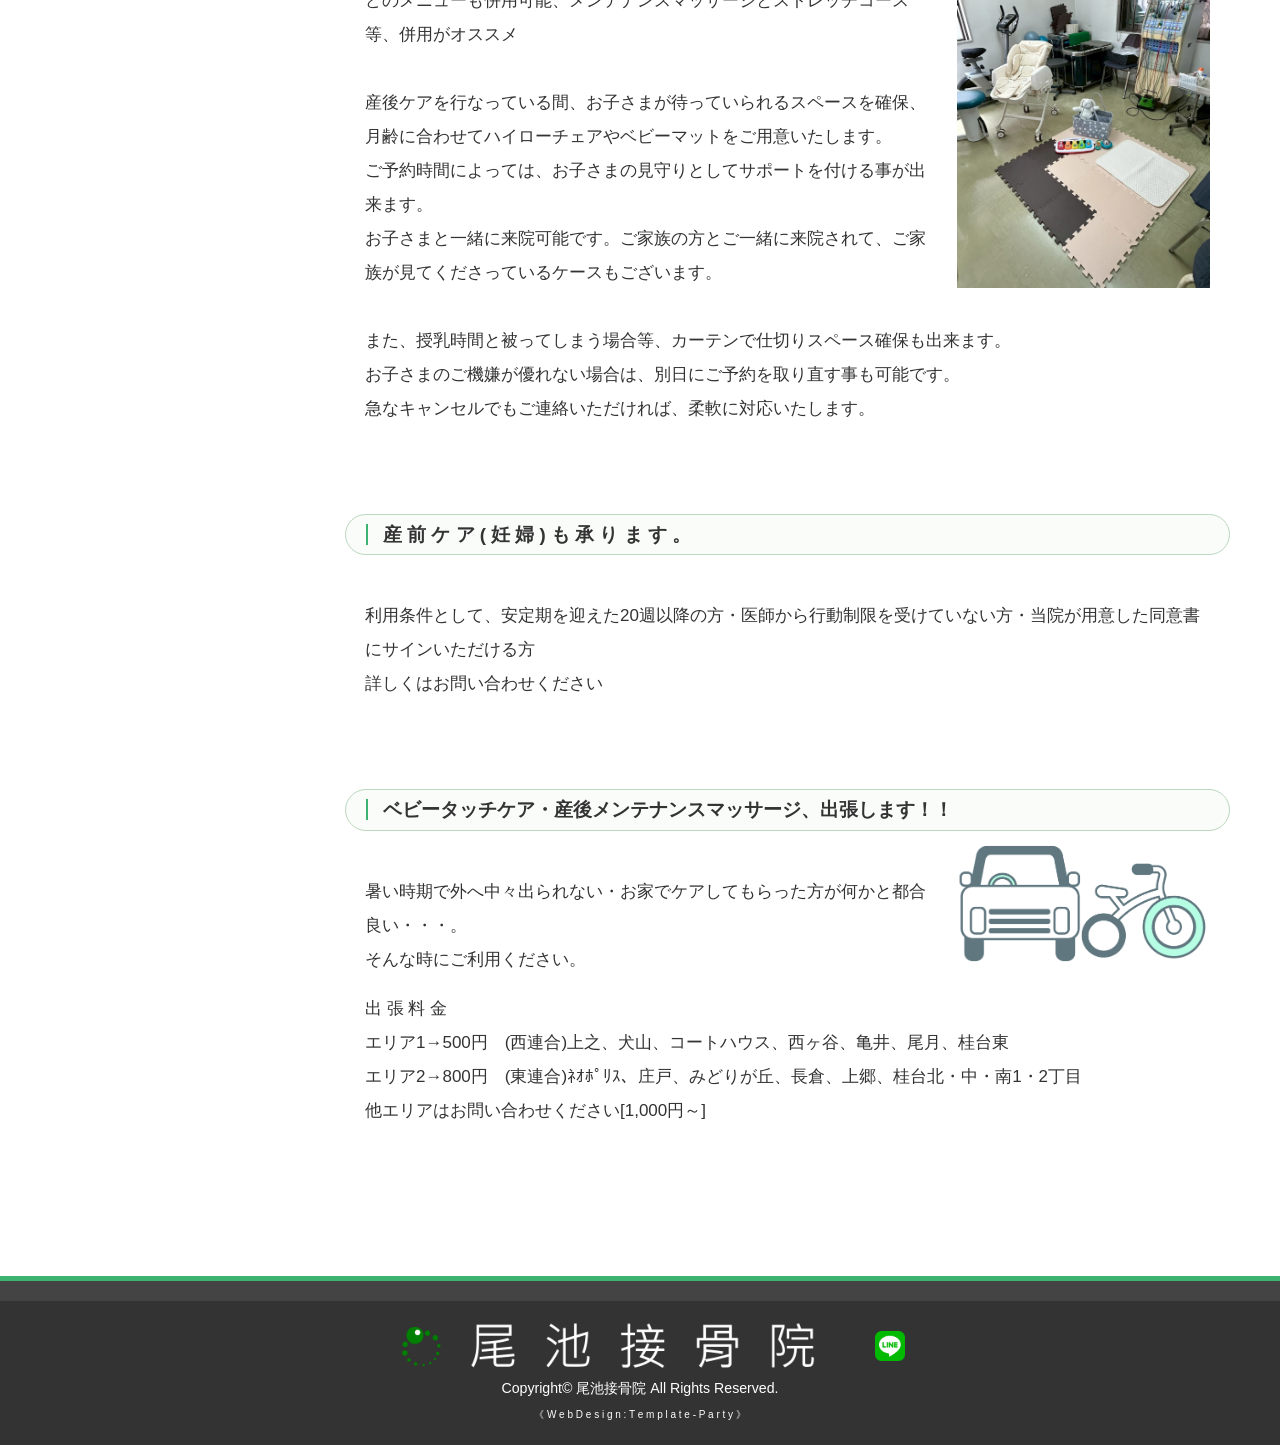
<file: babymom.html>
<!-- 2026_05_ReNew3 追記 Start-->
<!-- 2026_05_ReNew3 追記 End-->
<!DOCTYPE html>
<html lang="ja">
<head>
<meta charset="UTF-8">
<meta http-equiv="X-UA-Compatible" content="IE=edge">
<title>尾池接骨院（ベビータッチケア・産後ケア）栄区・港南区で接骨院をお探しなら…「痛い所に手がとどく」「かゆい所も手がとどく」そんな治療を目指す尾池接骨院です。</title>
<meta name="viewport" content="width=device-width, initial-scale=1">
<meta name="description" content="栄区・港南区で接骨院をお探しなら…「痛い所に手がとどく」「かゆい所も手がとどく」そんな治療を目指す尾池接骨院です。">
<meta name="keywords" content="接骨院,尾池,整骨院,整体,栄区,港南区,治療,スポーツ,怪我">
<link rel="stylesheet" href="css/style.css?20241122">
<link rel="alternate stylesheet" href="css/change.css" title="change">
<script src="js/openclose.js"></script>
<script src="js/fixmenu.js"></script>
<script src="js/fixmenu_pagetop.js"></script>
<script src="js/ddmenu_min.js"></script>
<script src="js/styleswitcher.js"></script>
<!--[if lt IE 9]>
<script src="https://oss.maxcdn.com/html5shiv/3.7.2/html5shiv.min.js"></script>
<script src="https://oss.maxcdn.com/respond/1.4.2/respond.min.js"></script>
<![endif]-->
<!--[if lt IE 10]>
<style>
.slide1,.slide2,.slide3 {display:none;}
</style>
<![endif]-->
</head>

<body>

<div id="container">

<header>
<!-- 2026_05_ReNew3 追記 Start-->
	<p class="ptop">横浜市栄区・港南区で接骨院をお探しなら…「痛い所に手がとどく」「かゆい所も手がとどく」そんな治療を目指す尾池接骨院です。</p>
<!-- 2026_05_ReNew3 追記 End-->
<h1 id="logo"><a href="index.html"><img src="images/logo.png" alt="尾池接骨院"></a></h1>
<address><span class="tel">045-893-2349</span><p class="clear"><a href="contact.html"><span class="mail"><!-- 2026_05_ReNew3 削除 Startメール2026_05_ReNew3 削除 End--><!-- 2026_05_ReNew3 追記 Start-->ご予約・<!-- 2026_05_ReNew3 追記 End-->お問合せ</span></a></address>
<!--文字サイズ変更ボタン-->
<div id="fsize">
<p>文字サイズ</p>
<ul>
<li id="small"><a href="#" onclick="setActiveStyleSheet('default'); return false;" title="文字サイズ「小」"></a></li>
<li id="large"><a href="#" onclick="setActiveStyleSheet('change'); return false;" title="文字サイズ「大」"></a></li>
</ul>
</div>
</header>

<!--PC用（901px以上端末）メニュー-->
<div class="nav-fix-pos">
<nav id="menubar">
<ul>
<li><a href="index.html">ホーム<span>Home</span></a></li>
<li><a href="info.html">ご挨拶・当院について<span>Information</span></a>
	<ul class="ddmenu">
	<li><a href="info.html">院長挨拶</a></li>
	<li><a href="info.html#aboutus">当院について</a></li>
	<li><a href="info.html#facility">院内紹介</a></li>
	</ul>
</li>
<li><a href="medical.html">診療・トレーニング<span>Medical・Training</span></a>
	<ul class="ddmenu">
<!-- 2026_05_ReNew3 削除 Start
	<li><a href="medical.html">診療</a></li>
2026_05_ReNew3 削除 End-->
<!-- 2026_05_ReNew3 追記 Start-->
	<li><a href="medical.html">保険診療</a></li>
	<li><a href="medical.html#topic3">自由診療</a></li>
<!-- 2026_05_ReNew3 追記 End-->
	<li><a href="training.html">トレーニング</a></li>
	</ul>
</li>
<li class="current"><a href="babymom.html">ベビータッチケア・産後ケア<span>Baby & Mom care</span></a></li>
<li><a href="faq.html">よく頂く質問<span>F&Q</span></a></li>
<li><a href="access.html">交通アクセス<span>Access</span></a></li>
<li><a href="fencing.html">フェンシング教室<span>Fencing</span></a></li>
</ul>
</nav>
</div>

<!--小さな端末用（900px以下端末）メニュー-->
<nav id="menubar-s">
<ul>
<li><a href="index.html">ホーム<span>Home</span></a></li>
<li><a href="info.html">院長挨拶</a></li>
<li><a href="info.html#aboutus">当院について<span>About us</span></a></li>
<li><a href="info.html#facility">院内紹介<span>Facility</span></a></li>
<li><a href="medical.html">診療<span>Medical</span></a></li>
<li><a href="training.html">トレーニング<span>Training</span></a></li>
<li><a href="babymom.html">ベビータッチケア・産後ケア<span>Baby & Mom care</span></a></li>
<li><a href="access.html">交通アクセス<span>Access</span></a></li>
<li><a href="faq.html">よく頂く質問<span>F&Q</span></a></li>
<li><a href="contact.html">お問い合わせ<span>Contact us</span></a></li>
<li><a href="fencing.html">フェンシング教室<span>Fencing</span></a></li>
</ul>
</nav>

<div id="contents">

<ul class="nav">
<li><a href="index.html">ホーム</a></li>
<li>ベビータッチケア・産後ケア</li>
</ul>

<div id="main">

<section>

<h2>ベビータッチケア(ベビーマッサージ)教室・産後ケア</h2>

<ul class="menu">
<li><a href="#topic1">挨拶</a></li>
<li><a href="#topic2">効果</a></li>
<li><a href="#topic3">教室受付時間</a></li>
<li><a href="#topic4">教室料金</a></li>
<li><a href="#topic5">所要時間</a></li>
<li><a href="#topic6">対象年齢</a></li>
<li><a href="#topic7">持ち物・服装</a></li>
<li><a href="#topic8">質問</a></li>

<br>
<li><a href="#topic9">産後ケア</a></li>
<li><a href="#topic10">ボディーメンテナンス</a></li>
<li><a href="#topic11">産後ダイエット講座</a></li>
<li><a href="#topic12">トレーニング</a></li>
<li><a href="#topic13">ストレッチ</a></li>
<li><a href="#topic14">産前ケア(妊婦)</a></li>
</ul>


<span id="topic1" class="link"></span>
<h3>挨　拶</h3>
<p class="clear"><img src="images/babymom_photo1.jpg" alt="" class="fr w30p"></p>
<p>新たにベビータッチケア（ベビーマッサージ）教室・産後ケアを開始いたしました。開始する前からも骨盤周囲のお悩み等、ご相談いただく事がありましたが、その度に思う事は“もっと早い時期にご相談いただければできる事もたくさんあるのにな・・・”でした。<br>
産後は産まれたてほやほやの赤ちゃんのお世話で手一杯。自分の事は二の次・三の次だと思いますが、体の事を考えるとママのメンテナンスこそ早めに手を打つことが大切です。私自身も、妊娠・出産を２度経験し、子育て奮闘中です。妊産婦の頃に思った、気軽に行けて価格も抑えられている、安心安全な環境で体のメンテナンスをしてくれる施設はないのかな。を形にしてみました。<br>
<B>「ここにかかれば、ママのケア・ベビーの事もまるっと解決！」</B><br>
そんな場所を作って行きたいと思います。まずは、尾池接骨院でのベビータッチケア・産後ケアを知って頂き体験してみてください。そして、こんなメニューあったらいいな。こんな事は行なっていないの？と皆さまの声をお聞かせください。皆さまの声を形にして、今はないメニューが加わる事と思います。骨盤ケア等の専門的なお話はもちろんの事、子育てあるあるや子育ての情報等を共有して心も体もリフレッシュ出来る空間を作っていきたいと思います。<br>
<br>
ベビータッチケア インスタアカウント こちらをクリック！<br>
　↓　<br>
<a href="https://www.instagram.com/oike_sekkotsu_baby?igsh=NXRxejduNHM3b3Js&utm_source=qr"  target="_blank" ><img src="images/Instagram_Glyph_Gradient.png" width="90" height="90" alt="尾池接骨院　公式インスタグラム"></a>　<img src="images/QR_oikeBaby.png" width="100" height="100" alt="尾池接骨院　公式インスタグラム">
<br><br>
</p>

<span id="topic2" class="link"></span>
<h3>ベ ビ ー タ ッ チ ケ ア 効 果 ( 一 部 紹 介 )</h3>
<p class="clear"><img src="images/babytouch.png" alt="" class="fr w40p"></p>
<p>
お子さまにとって<br>
・五感を刺激して、脳の発達を促す<br>
・成長ホルモン分泌　<br>
・リラックス感覚を覚えストレス解消<br>
・親子の信頼感<br>
<br>
お母さまにとって<br>
・スキンシップにより、オキシトシン分泌を活性化→愛着形成に繋がる<br>
・お子さまを観察する事で、心と体の健康を知る事が出来る<br>
・ベビータッチケア講座に出向く事により、気晴らしや気分転換　　　等<br>
<br><br>
</p>


<span id="topic3" class="link"></span>
<h3>ベ ビ ー タ ッ チ ケ ア 教 室 受 付 時 間</h3>

<table class="ta2">
<caption class="bgcolor3">ベ ビ ー タ ッ チ ケ ア 教 室 受 付 時 間</caption>
<tr>
<th>&nbsp;</th>
<th>月</th>
<th>火</th>
<th>水</th>
<th>木</th>
<th>金</th>
<th>土</th>
<th>日</th>
</tr>
<tr>
<th class="bgcolor1">午　前<br>9:00～12:30</th>
<td>〇</td>
<td>〇</td>
<td>〇</td>
<td class="bgcolor1">×</td>
<td>〇</td>
<td class="bgcolor1">×<br></td>
<td class="bgcolor1">×</td>
</tr>
<tr>
<th class="bgcolor1">午　後<br>14:00～17:00</th>
<td>〇</td>
<td>〇</td>
<td>〇</td>
<td class="bgcolor1">×</td>
<td>〇</td>
<td class="bgcolor1">×</td>
<td class="bgcolor1">×</td>
</tr>
</table>
<p>
※木・土・日曜・祝日はお休み<br>
ご相談により、可能な曜日や時間帯もございます<br>
基本的には尾池接骨院の診療と並行して行なう為、同時間に他のご利用者さまが居合わせる可能性がございます<br>
<br>
<b>予約制</b>　お電話・公式LINE<a href="https://line.me/R/ti/p/%40167onlkg" target="_blank"><img src="images/square-default.png" width="30" height="30" alt="尾池接骨院　公式LINEアカウント" ></a>よりご予約ください<br>
日時決定後、お子さまとお母さまが安全に受講できる様、事前ヒアリングシートへの回答をお願いしています<br>
<br><br>
</p>

<span id="topic4" class="link"></span>
<h3>ベ ビ ー タ ッ チ ケ ア 教 室 料 金</h3>
<p>
<br>２回コース 7,000円 基礎・カスタム(２個程度)テキスト付　<br>
３回コース 8,500円 基礎・カスタム(制限なし)テキスト付　[２回コースより1,500円お得]←オススメ<br>
<br>
お試ししたい方は定期的に開催しております、体験会やカルチャー受講　をご利用ください<br>
<br><br>
個人レッスン
<br><br>
</p>

<span id="topic5" class="link"></span>
<h3>ベ ビ ー タ ッ チ ケ ア 所 要 時 間</h3>
<p>
<br>30分程度(前後お仕度時間除く)　　total　1時間程度<br>
<br><br>
</p>






<span id="topic6" class="link"></span>
<h3>ベ ビ ー タ ッ チ ケ ア 対 象 年 齢</h3>
<p>
<br>生後３・４か月頃～３歳頃までのお子さまとお母さま<br>
　　(その他の月齢の方は要相談)<br>
<br><br>
</p>




<span id="topic7" class="link"></span>
<h3>ベ ビ ー タ ッ チ ケ ア 持 ち 物</h3>
<p>
<br>
バスタオル(マットの上に敷いて利用します　必須)<br>
飲み物(母子ともに 必須ではありません)<br>
お出かけの際の、赤ちゃんお世話セット等<br>
<br><br>
</p>


<h3>ベ ビ ー タ ッ チ ケ ア 服 装</h3>
<p class="clear"><img src="images/babymom_photo2.jpg" alt="" class="fr w30p">
<br>オイルは使用しない為、お洋服の上から行ないます。<br>
指定はありませんが、装飾の少ない、シンプルな物が行ないやすいです。<br>
<br><br>
</p>


<span id="topic8" class="link"></span>
<h2>ベ ビ ー タ ッ チ ケ ア 質 問 等</h2>

<dl class="faq">

<dt>ベビータッチケアとは何ですか</dt>
<dd>親子のコミュニケーションツールのひとつです。<br>
お母さま または お父さま がお子さまにマッサージを行なう事で、安心感や親子の温かい関係性を深めます。<br>
<br>
また、軽い刺激を与える事で、脳や臓器の発達の手助けをするといわれています。<br>
多くはベビーマッサージと表記されますが、より親しみやすさとオリジナリティを出すために、こちらでは、ベビータッチケアと表記しています。<br>
<br>
また、尾池接骨院のベビータッチケアでは、お子さまのケアのみならず、お母さまのケアにも注目しています。<br>
お母さまが疲れ顔でいたら、不思議とお子さまにも伝わってしまうものです。<br>
お母さま自身の労りも、時には必要な事です。産後の体・メンタルのお悩み相談も承ります。<br>
<br>
</dd>

<dt>ベビーマッサージはオイルを使用するイメージだけど、使用しないの？</dt>
<dd>尾池接骨院のベビータッチケアでは、オイルを使用しないタッチケアをレクチャーしています、<br>
理由としては、アレルギーや肌質に関係なく、手軽にベビータッチケアを楽しんでいただき、生活の一部になる様な物にしたいと考えているからです。<br>
<br><br>
</dd>


<dt>対象年齢の設定が幅広いけれど、何か意味があるの？</dt>
<dd>ベビーマッサージと聞くと、いわゆる“赤ちゃん”に限定されるイメージですが、尾池接骨院のベビータッチケアではお子さまとのふれあいの時間を大事にしてほしいと考えています。2・3歳になると自立心も芽生えますが、まだまだご両親の抱っこやハグが安心感を与えます。<br>
<br>
例えば、下の子が産まれて、上の子との時間がなかなか取れなくなってしまった。なんだか最近、癇癪や夜泣きが増えてしまった。等、そんな時、親子のリラックスした時間を作っていただきたいという願いも込めて、対象年齢の設定を広くしています。<br>
<br>
</dd>

<dt>他のお教室より、価格設定が高い気がする</dt>
<dd>地域のセンター等で行なわれているベビーマッサージは、無料で開催されていたり、オイル代のみ、数百円で行なわれていたりする事もございます。<br>
<br>
尾池接骨院のベビータッチケアは、1人ひとりのメニューを作成[カスタムメニュー]：基本的なマッサージの他に事前にお聞きした症状・お悩み(夜泣きが多い・鼻水が出た時の・・・)の手助けとなるマッサージ方法をレクチャー・タッチケアの中で、お子さまを観察させていただき、股関節の動きがしっかりでているか、手足が使えているか専門的な視点からも見させていただきます。<br>
<br>
また、お母さまの抱っこの仕方が体を痛める原因になっていないか等、細部に亘ってレッスン致します。全てを考慮して、こちらの価格設定となっております。<br>
<br>
</dd>

<dt>その他メニューの強制的な勧誘はされない？</dt>
<dd>無理な勧誘はいたしません。ですがプランのご提案、ご案内は一度させていただきます。<br>
　ご了承くださいませ<br>
<br>
</dd>

</dl>

<br><br>
<span id="topic9" class="link"></span>
<h2>産 後 ケ ア</h2>
<span id="topic10" class="link"></span>
<h3>お 母 さ ま の ボ デ ィ ー メ ン テ ナ ン ス メ ニ ュ ー</h3>
<p class="clear"><img src="images/mom.png" alt="" class="fr w40p">
<br>
骨盤周囲や産後の体型等のお悩み、ご相談ください。<br>
産後のケア方法にもタイミングがあります。<br>
計画的にケアしていきましょう。<br>
どのメニューに該当するか不明な場合、カウンセリング後決定する事も可能です。お気軽にお問合せください<br>
<br><br>
 </p>

<h3>ボ デ ィ ー メ ン テ ナ ン ス マ ッ サ ー ジ</h3>
<p class="clear"><img src="images/babymom_photo3.jpg" alt="" class="fr w30p">
<br>
1回　　　　　2,800円　　(15分電気治療＋20分マッサージ/姿勢チェック)<br>
10回コース　28,000円　　(15分電気治療＋20分マッサージ/姿勢チェック)<br>
[5回目に10分延長無料特典・初回/最終にて姿勢チェック比較データお渡し]<br>
延長10分毎　1,100円　　初回のみ　カウンセリング・登録料 2,000円<br>
<br>
時間内であればどの部位でも可能。骨盤周囲や産後の体型等のお悩みも解決。<br>
自宅で行なえるセルフケアもレクチャーします。<br>
補足：１回コースでも定期的に通えるのであれば、ご希望により姿勢チェックの撮影、記録します。<br>
<br><br>
</p>

<span id="topic11" class="link"></span>
<h3>産 後 ダ イ エ ッ ト 講 座</h3>
<p><br>
講座全5回 10,000円　　　1講座 30分〜40分程度<br>
<br>
分析チャートで原因を見つけ、ダイエットの正しい知識をつける<br>
<br><br>
</p>

<span id="topic12" class="link"></span>
<h3>産 後 ト レ ー ニ ン グ コ ー ス </h3>
<p><br>
トライアルクラス5,500円　(回数券10回＋1回無料特典付)(初回1セット)<br>
<br>
スタンダードクラス7,700円　(回数券10回＋1回無料特典付)<br>
<br>
初回のみカウンセリング・入会料 2,000円<br>
個人指導　個別のプログラムを作成<br>
専用のトレーニングマシーンを使用してのプログラム　　産後６ヶ月以降推奨<br>
<br><br>
</p>


<span id="topic13" class="link"></span>
<h3>産 後 ス ト レ ッ チ コ ー ス</h3>
<p><br>
6,600円(回数券10回＋1回無料特典付)　　1回25分程度<br>
<br>
初回のみカウンセリング・入会料 2,000円<br>
個人指導　個別のプログラムを作成、道具を使わずにベッド上で出来る簡単なストレッチを行なう。<br>
骨盤を整えるストレッチも組み込まれています。<br>
<br>
受付時間は尾池接骨院 受付時間と同様。　相談の上、時間外でも対応します。
<br><br>
</p>

<h3>そ の 他</h3>
<p class="clear"><img src="images/babyspace.jpg" alt="" class="fr w30p">
<br>どのメニューも併用可能、メンテナンスマッサージとストレッチコース等、併用がオススメ<br>
<br>
産後ケアを行なっている間、お子さまが待っていられるスペースを確保、月齢に合わせてハイローチェアやベビーマットをご用意いたします。<br>
ご予約時間によっては、お子さまの見守りとしてサポートを付ける事が出来ます。<br>
お子さまと一緒に来院可能です。ご家族の方とご一緒に来院されて、ご家族が見てくださっているケースもございます。<br>
<br>
また、授乳時間と被ってしまう場合等、カーテンで仕切りスペース確保も出来ます。<br>
お子さまのご機嫌が優れない場合は、別日にご予約を取り直す事も可能です。<br>
急なキャンセルでもご連絡いただければ、柔軟に対応いたします。<br>


<br><br>
</p>

<span id="topic14" class="link"></span>
<h3>産 前 ケ ア ( 妊 婦 ) も 承 り ま す 。</h3>
<p><br>
利用条件として、安定期を迎えた20週以降の方・医師から行動制限を受けていない方・当院が用意した同意書にサインいただける方<br>
詳しくはお問い合わせください<br>
<br><br>
</p>

<span id="topic15" class="link"></span>
<h3>ベビータッチケア・産後メンテナンスマッサージ、出張します！！</h3>
<p class="clear"><img src="images/visiting.png" alt="" class="fr w30p">
<br>暑い時期で外へ中々出られない・お家でケアしてもらった方が何かと都合良い・・・。<br>
そんな時にご利用ください。<br>
<p>
出 張 料 金
<br>エリア1→500円　(西連合)上之、犬山、コートハウス、西ヶ谷、亀井、尾月、桂台東<br>
エリア2→800円　(東連合)ﾈｵﾎﾟﾘｽ、庄戸、みどりが丘、長倉、上郷、桂台北・中・南1・2丁目<br>
他エリアはお問い合わせください[1,000円～]<br>
</p>
<br><br>
</p>

</section>

</div>
<!--/#main-->

<div id="sub">

<nav class="box1">
<h2>メニュー</h2>
<ul class="submenu">
<li><a href="info.html">ご挨拶</a></li>
<li><a href="info.html#aboutus">当院について</a></li>
<li><a href="info.html#facility">院内紹介</a></li>
<li><a href="medical.html">診察について</a></li>
<li><a href="training.html">トレーニング</a></li>
<!-- 2026_05_ReNew3 追記 Start-->
<li><a href="babymom.html">ベビータッチケア・産後ケア</a></li>
<!-- 2026_05_ReNew3 追記 End-->
<li><a href="faq.html">よくある質問</a></li>
<li><a href="access.html">交通アクセス</a></li>
<li><a href="contact.html">お問い合わせ</a></li>
</ul>
</nav>

<nav>
<ul class="submenu">
<li><a href="http://oek55.oike-sekkotsulabo.com/" target="_blank" >これまでのお知らせ</a></li>
<li><a href="fencing.html">フェンシング教室</a></li>
</ul>
</nav>



</div>
<!--/#sub-->

</div>
<!--/#contents-->

</div>
<!--/#container-->

<footer>

<div id="copyright">
<small><a href="index.html"><img src="images/logo_footer.png" alt="尾池接骨院" width="500"></a><a href="https://line.me/R/ti/p/%40167onlkg" target="_blank"><img src="images/square-default.png" width="30" height="30" alt="尾池接骨院　公式LINEアカウント" ></a><br>
Copyright&copy; <a href="index.html">尾池接骨院</a> All Rights Reserved.</small>
<span class="pr"><a href="https://template-party.com/" target="_blank">《 W e b D e s i g n : T e m p l a t e - P a r t y 》</a></span>
</div>

</footer>

<!--ページの上部に戻る「↑」ボタン-->
<p class="nav-fix-pos-pagetop"><a href="#">↑</a></p>

<!--メニュー開閉ボタン-->
<div id="menubar_hdr" class="close"></div>
<!--メニューの開閉処理条件設定　900px以下-->
<script>
if (OCwindowWidth() <= 900) {
	open_close("menubar_hdr", "menubar-s");
}
</script>

</body>
</html>
</file>
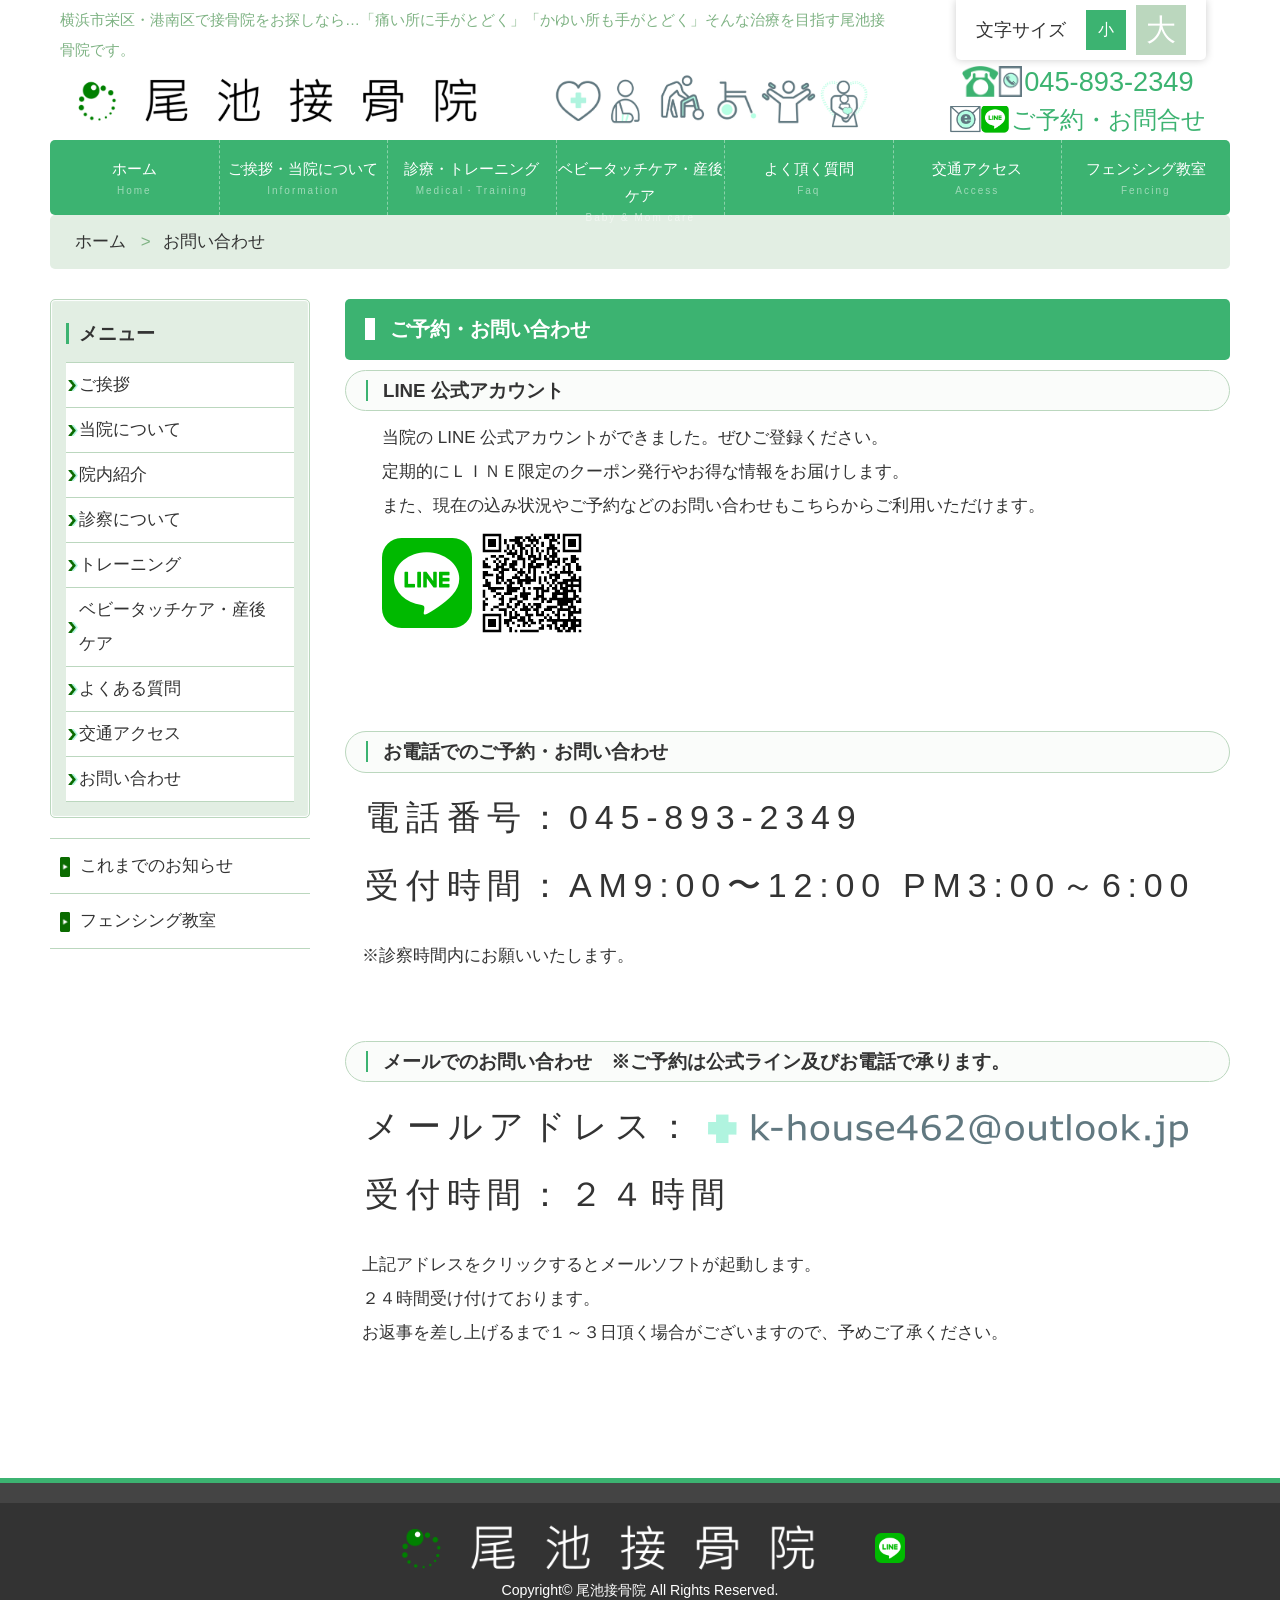
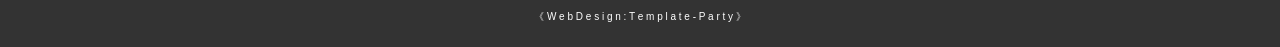
<file: contact.html>
<!DOCTYPE html>
<html lang="ja">
<head>
<meta charset="UTF-8">
<meta http-equiv="X-UA-Compatible" content="IE=edge">
<title>尾池接骨院（お問合せ）栄区・港南区で接骨院をお探しなら…「痛い所に手がとどく」「かゆい所も手がとどく」そんな治療を目指す尾池接骨院です。</title>
<meta name="viewport" content="width=device-width, initial-scale=1">
<meta name="description" content="栄区・港南区で接骨院をお探しなら…「痛い所に手がとどく」「かゆい所も手がとどく」そんな治療を目指す尾池接骨院です。">
<meta name="keywords" content="接骨院,尾池,整骨院,整体,栄区,港南区,治療,スポーツ,怪我">
<link rel="stylesheet" href="css/style.css?20241122">
<link rel="alternate stylesheet" href="css/change.css" title="change">
<script src="js/openclose.js"></script>
<script src="js/fixmenu.js"></script>
<script src="js/fixmenu_pagetop.js"></script>
<script src="js/ddmenu_min.js"></script>
<script src="js/styleswitcher.js"></script>
<!--[if lt IE 9]>
<script src="https://oss.maxcdn.com/html5shiv/3.7.2/html5shiv.min.js"></script>
<script src="https://oss.maxcdn.com/respond/1.4.2/respond.min.js"></script>
<![endif]-->
<!--[if lt IE 10]>
<style>
.slide1,.slide2,.slide3 {display:none;}
</style>
<![endif]-->
</head>

<body>

<div id="container">

<header>
<!-- 2026_05_ReNew3 追記 Start-->
	<p class="ptop">横浜市栄区・港南区で接骨院をお探しなら…「痛い所に手がとどく」「かゆい所も手がとどく」そんな治療を目指す尾池接骨院です。</p>
<!-- 2026_05_ReNew3 追記 End-->
<h1 id="logo"><a href="index.html"><img src="images/logo.png" alt="尾池接骨院"></a></h1>
<address><span class="tel">045-893-2349</span><p class="clear"><a href="contact.html"><span class="mail"><!-- 2026_05_ReNew3 削除 Startメール2026_05_ReNew3 削除 End--><!-- 2026_05_ReNew3 追記 Start-->ご予約・<!-- 2026_05_ReNew3 追記 End-->お問合せ</span></a></address>
<!--文字サイズ変更ボタン-->
<div id="fsize">
<p>文字サイズ</p>
<ul>
<li id="small"><a href="#" onclick="setActiveStyleSheet('default'); return false;" title="文字サイズ「小」"></a></li>
<li id="large"><a href="#" onclick="setActiveStyleSheet('change'); return false;" title="文字サイズ「大」"></a></li>
</ul>
</div>
</header>

<!--PC用（901px以上端末）メニュー-->
<div class="nav-fix-pos">
<nav id="menubar">
<ul>
<li><a href="index.html">ホーム<span>Home</span></a></li>
<li><a href="info.html">ご挨拶・当院について<span>Information</span></a>
	<ul class="ddmenu">
	<li><a href="info.html">院長挨拶</a></li>
	<li><a href="info.html#aboutus">当院について</a></li>
	<li><a href="info.html#facility">院内紹介</a></li>
	</ul>
</li>
<li><a href="medical.html">診療・トレーニング<span>Medical・Training</span></a>
	<ul class="ddmenu">
<!-- 2026_05_ReNew3 削除 Start
	<li><a href="medical.html">診療</a></li>
2026_05_ReNew3 削除 End-->
<!-- 2026_05_ReNew3 追記 Start-->
	<li><a href="medical.html">保険診療</a></li>
	<li><a href="medical.html#topic3">自由診療</a></li>
<!-- 2026_05_ReNew3 追記 End-->
	<li><a href="training.html">トレーニング</a></li>
	</ul>
</li>
<!-- 2026_05_ReNew3 追記 Start-->
<li><a href="babymom.html">ベビータッチケア・産後ケア<span>Baby & Mom care</span></a></li>
<!-- 2026_05_ReNew3 追記 End-->
<li><a href="faq.html">よく頂く質問<span>Faq</span></a></li>
<li><a href="access.html">交通アクセス<span>Access</span></a></li>
<li><a href="fencing.html">フェンシング教室<span>Fencing</span></a></li>
</ul>
</nav>
</div>

<!--小さな端末用（900px以下端末）メニュー-->
<nav id="menubar-s">
<ul>
<li><a href="index.html">ホーム<span>Home</span></a></li>
<li><a href="info.html">院長挨拶</a></li>
<li><a href="info.html#aboutus">当院について<span>About us</span></a></li>
<li><a href="info.html#facility">院内紹介<span>Facility</span></a></li>
<li><a href="medical.html">診療<span>Medical</span></a></li>
<li><a href="training.html">トレーニング<span>Training</span></a></li>
<li><a href="babymom.html">ベビータッチケア・産後ケア<span>Baby & Mom care</span></a></li>
<li><a href="access.html">交通アクセス<span>Access</span></a></li>
<li><a href="faq.html">よく頂く質問<span>F&Q</span></a></li>
<li><a href="contact.html">お問い合わせ<span>Contact us</span></a></li>
<li><a href="fencing.html">フェンシング教室<span>Fencing</span></a></li>
</ul>
</nav>

<div id="contents">

<ul class="nav">
<li><a href="index.html">ホーム</a></li>
<li>お問い合わせ</li>
</ul>

<div id="main">

<section>

<h2><!-- 2026_05_ReNew3 追記 Start-->ご予約・<!-- 2026_05_ReNew3 追記 End-->お問い合わせ</h2>

<h3>LINE 公式アカウント</h3>
<p>
　当院の LINE 公式アカウントができました。ぜひご登録ください。<br>
　定期的にＬＩＮＥ限定のクーポン発行やお得な情報をお届けします。<br>
　また、現在の込み状況やご予約などのお問い合わせもこちらからご利用いただけます。<br>
　<a href="https://line.me/R/ti/p/%40167onlkg" target="_blank"><img src="images/square-default.png" alt="尾池接骨院　公式LINEアカウント" ></a><a href="https://line.me/R/ti/p/%40167onlkg" target="_blank"><img src="images/qrcode_line.jpg" alt="尾池接骨院　公式LINEアカウント" width="120" height="120"></a>
<br>
<br><br>
</p>

<h3>お電話での<!-- 2026_05_ReNew3 追記 Start-->ご予約・<!-- 2026_05_ReNew3 追記 End-->お問い合わせ</h3>
<p class="big1">電話番号：045-893-2349<br>
受付時間：AM9:00〜12:00 PM3:00～6:00<br></p>
　※診察時間内にお願いいたします。<br>
<br><br>

<h3>メールでのお問い合わせ　<!-- 2026_05_ReNew3 追記 Start-->※ご予約は公式ライン及びお電話で承ります。<!-- 2026_05_ReNew3 追記 End--></h3>
<p class="big1">メールアドレス：<a href="mailto:k-house462@outlook.jp"><img src="images/mailadd.png" alt="尾池接骨院メールアドレス　k-house462@outlook.jp" /></a>
<br>
受付時間：２４時間<br></p>
　上記アドレスをクリックするとメールソフトが起動します。<br>
　２４時間受け付けております。<br>
　お返事を差し上げるまで１～３日頂く場合がございますので、予めご了承ください。<br><br><br>
</p>


</section>

</div>
<!--/#main-->

<div id="sub">

<nav class="box1">
<h2>メニュー</h2>
<ul class="submenu">
<li><a href="info.html">ご挨拶</a></li>
<li><a href="info.html#aboutus">当院について</a></li>
<li><a href="info.html#facility">院内紹介</a></li>
<li><a href="medical.html">診察について</a></li>
<li><a href="training.html">トレーニング</a></li>
<!-- 2026_05_ReNew3 追記 Start-->
<li><a href="babymom.html">ベビータッチケア・産後ケア</a></li>
<!-- 2026_05_ReNew3 追記 End-->
<li><a href="faq.html">よくある質問</a></li>
<li><a href="access.html">交通アクセス</a></li>
<li><a href="contact.html">お問い合わせ</a></li>
</ul>
</nav>

<nav>
<ul class="submenu">
<li><a href="http://oek55.oike-sekkotsulabo.com/" target="_blank" >これまでのお知らせ</a></li>
<li><a href="fencing.html">フェンシング教室</a></li>
</ul>
</nav>

</div>
<!--/#sub-->

</div>
<!--/#contents-->

</div>
<!--/#container-->

<footer>


<div id="copyright">
<small><a href="index.html"><img src="images/logo_footer.png" alt="尾池接骨院" width="500"></a><a href="https://line.me/R/ti/p/%40167onlkg" target="_blank"><img src="images/square-default.png" width="30" height="30" alt="尾池接骨院　公式LINEアカウント" ></a><br>
Copyright&copy; <a href="index.html">尾池接骨院</a> All Rights Reserved.</small>
<span class="pr"><a href="https://template-party.com/" target="_blank">《 W e b D e s i g n : T e m p l a t e - P a r t y 》</a></span>
</div>

</footer>

<!--ページの上部に戻る「↑」ボタン-->
<p class="nav-fix-pos-pagetop"><a href="#">↑</a></p>

<!--メニュー開閉ボタン-->
<div id="menubar_hdr" class="close"></div>
<!--メニューの開閉処理条件設定　900px以下-->
<script>
if (OCwindowWidth() <= 900) {
	open_close("menubar_hdr", "menubar-s");
}
</script>

</body>
</html>
</file>
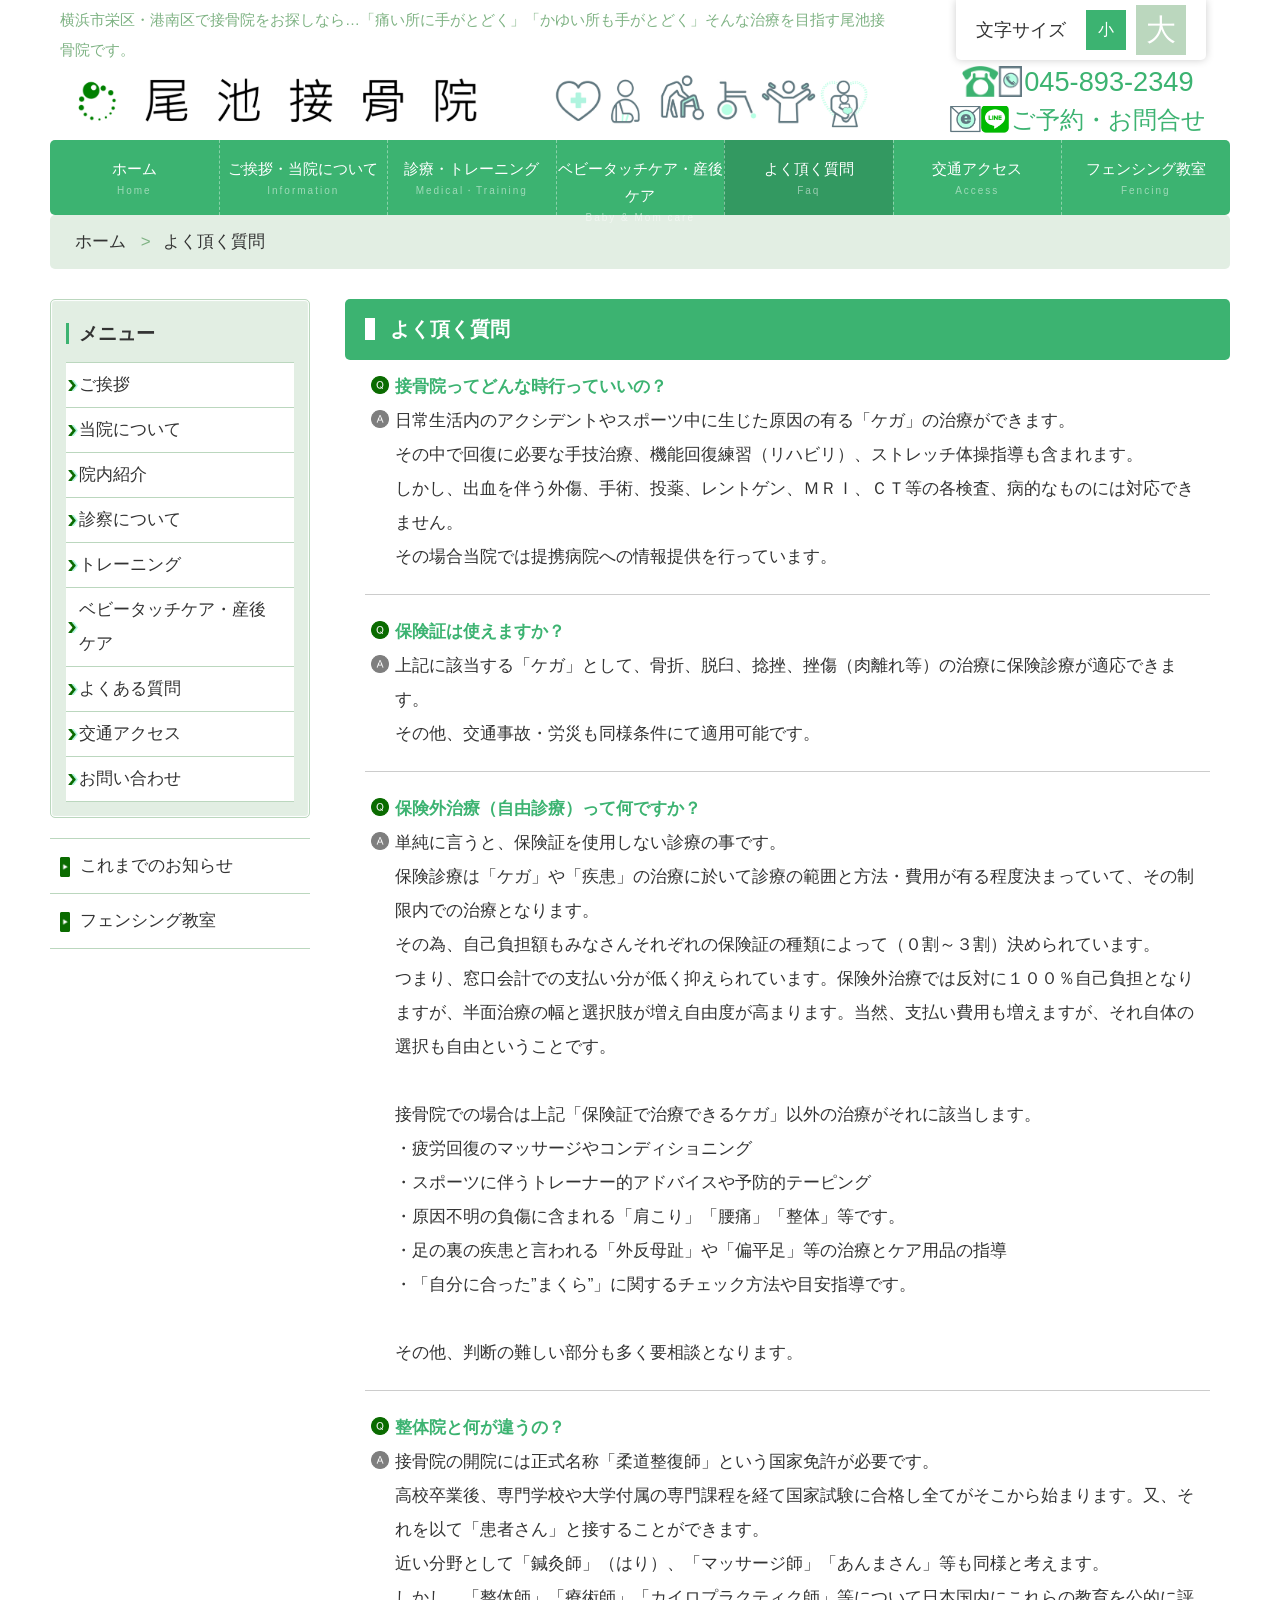
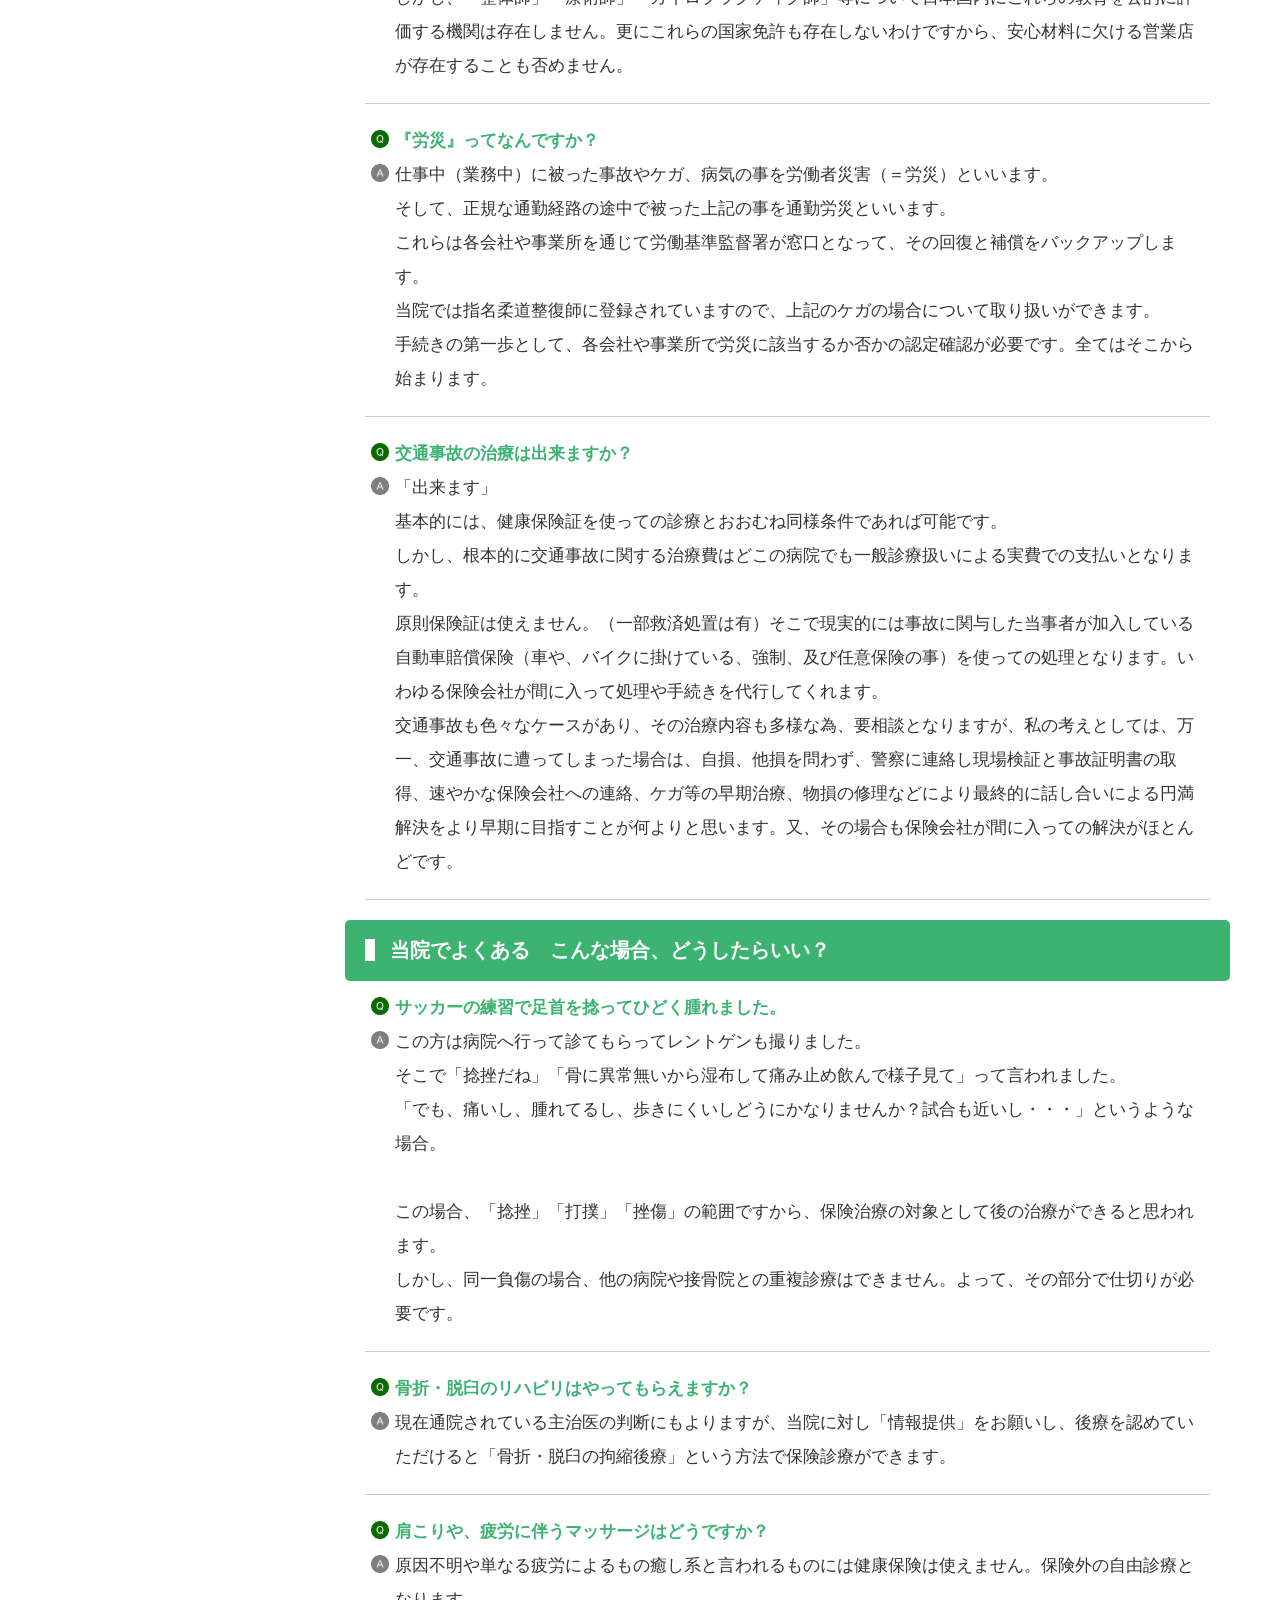
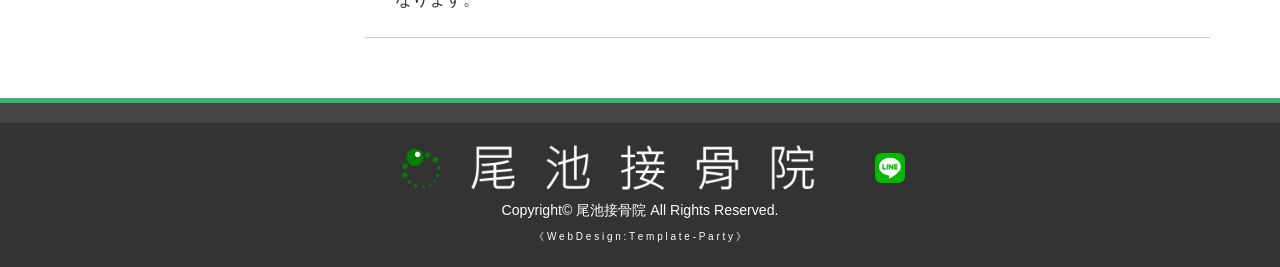
<file: faq.html>
<!DOCTYPE html>
<html lang="ja">
<head>
<meta charset="UTF-8">
<meta http-equiv="X-UA-Compatible" content="IE=edge">
<title>尾池接骨院（よくある質問）栄区・港南区で接骨院をお探しなら…「痛い所に手がとどく」「かゆい所も手がとどく」そんな治療を目指す尾池接骨院です。</title>
<meta name="viewport" content="width=device-width, initial-scale=1">
<meta name="description" content="栄区・港南区で接骨院をお探しなら…「痛い所に手がとどく」「かゆい所も手がとどく」そんな治療を目指す尾池接骨院です。">
<meta name="keywords" content="接骨院,尾池,整骨院,整体,栄区,港南区,治療,スポーツ,怪我">
<link rel="stylesheet" href="css/style.css?20241122">
<link rel="alternate stylesheet" href="css/change.css" title="change">
<script src="js/openclose.js"></script>
<script src="js/fixmenu.js"></script>
<script src="js/fixmenu_pagetop.js"></script>
<script src="js/ddmenu_min.js"></script>
<script src="js/styleswitcher.js"></script>
<!--[if lt IE 9]>
<script src="https://oss.maxcdn.com/html5shiv/3.7.2/html5shiv.min.js"></script>
<script src="https://oss.maxcdn.com/respond/1.4.2/respond.min.js"></script>
<![endif]-->
<!--[if lt IE 10]>
<style>
.slide1,.slide2,.slide3 {display:none;}
</style>
<![endif]-->
</head>

<body>

<div id="container">

<header>
<!-- 2026_05_ReNew3 追記 Start-->
	<p class="ptop">横浜市栄区・港南区で接骨院をお探しなら…「痛い所に手がとどく」「かゆい所も手がとどく」そんな治療を目指す尾池接骨院です。</p>
<!-- 2026_05_ReNew3 追記 End-->
<h1 id="logo"><a href="index.html"><img src="images/logo.png" alt="尾池接骨院"></a></h1>
<address><span class="tel">045-893-2349</span><p class="clear"><a href="contact.html"><span class="mail"><!-- 2026_05_ReNew3 削除 Startメール2026_05_ReNew3 削除 End--><!-- 2026_05_ReNew3 追記 Start-->ご予約・<!-- 2026_05_ReNew3 追記 End-->お問合せ</span></a></address></address>
<!--文字サイズ変更ボタン-->
<div id="fsize">
<p>文字サイズ</p>
<ul>
<li id="small"><a href="#" onclick="setActiveStyleSheet('default'); return false;" title="文字サイズ「小」"></a></li>
<li id="large"><a href="#" onclick="setActiveStyleSheet('change'); return false;" title="文字サイズ「大」"></a></li>
</ul>
</div>
</header>

<!--PC用（901px以上端末）メニュー-->
<div class="nav-fix-pos">
<nav id="menubar">
<ul>
<li><a href="index.html">ホーム<span>Home</span></a></li>
<li><a href="info.html">ご挨拶・当院について<span>Information</span></a>
	<ul class="ddmenu">
	<li><a href="info.html">院長挨拶</a></li>
	<li><a href="info.html#aboutus">当院について</a></li>
	<li><a href="info.html#facility">院内紹介</a></li>
	</ul>
</li>
<li><a href="medical.html">診療・トレーニング<span>Medical・Training</span></a>
	<ul class="ddmenu">
<!-- 2026_05_ReNew3 削除 Start
	<li><a href="medical.html">診療</a></li>
2026_05_ReNew3 削除 End-->
<!-- 2026_05_ReNew3 追記 Start-->
	<li><a href="medical.html">保険診療</a></li>
	<li><a href="medical.html#topic3">自由診療</a></li>
<!-- 2026_05_ReNew3 追記 End-->
	<li><a href="training.html">トレーニング</a></li>
	</ul>
</li>
<!-- 2026_05_ReNew3 追記 Start-->
<li><a href="babymom.html">ベビータッチケア・産後ケア<span>Baby & Mom care</span></a></li>
<!-- 2026_05_ReNew3 追記 End-->
<li class="current"><a href="faq.html">よく頂く質問<span>Faq</span></a></li>
<li><a href="access.html">交通アクセス<span>Access</span></a></li>
<li><a href="fencing.html">フェンシング教室<span>Fencing</span></a></li>
</ul>
</nav>
</div>

<!--小さな端末用（900px以下端末）メニュー-->
<nav id="menubar-s">
<ul>
<li><a href="index.html">ホーム<span>Home</span></a></li>
<li><a href="info.html">院長挨拶</a></li>
<li><a href="info.html#aboutus">当院について<span>About us</span></a></li>
<li><a href="info.html#facility">院内紹介<span>Facility</span></a></li>
<li><a href="medical.html">診療<span>Medical</span></a></li>
<li><a href="training.html">トレーニング<span>Training</span></a></li>
<li><a href="babymom.html">ベビータッチケア・産後ケア<span>Baby & Mom care</span></a></li>
<li><a href="access.html">交通アクセス<span>Access</span></a></li>
<li><a href="faq.html">よく頂く質問<span>F&Q</span></a></li>
<li><a href="contact.html">お問い合わせ<span>Contact us</span></a></li>
<li><a href="fencing.html">フェンシング教室<span>Fencing</span></a></li>
</ul>
</nav>

<div id="contents">

<ul class="nav">
<li><a href="index.html">ホーム</a></li>
<li>よく頂く質問</li>
</ul>

<div id="main">

<section>

<h2>よく頂く質問</h2>

<dl class="faq">

<dt>接骨院ってどんな時行っていいの？</dt>
<dd>日常生活内のアクシデントやスポーツ中に生じた原因の有る「ケガ」の治療ができます。<br>
その中で回復に必要な手技治療、機能回復練習（リハビリ）、ストレッチ体操指導も含まれます。<br>
しかし、出血を伴う外傷、手術、投薬、レントゲン、ＭＲＩ、ＣＴ等の各検査、病的なものには対応できません。<br>
その場合当院では提携病院への情報提供を行っています。</dd>

<dt>保険証は使えますか？</dt>
<dd>上記に該当する「ケガ」として、骨折、脱臼、捻挫、挫傷（肉離れ等）の治療に保険診療が適応できます。<br>
その他、交通事故・労災も同様条件にて適用可能です。</dd>

<dt>保険外治療（自由診療）って何ですか？</dt>
<dd>単純に言うと、保険証を使用しない診療の事です。<br>
保険診療は「ケガ」や「疾患」の治療に於いて診療の範囲と方法・費用が有る程度決まっていて、その制限内での治療となります。<br>
その為、自己負担額もみなさんそれぞれの保険証の種類によって（０割～３割）決められています。<br>
つまり、窓口会計での支払い分が低く抑えられています。保険外治療では反対に１００％自己負担となりますが、半面治療の幅と選択肢が増え自由度が高まります。当然、支払い費用も増えますが、それ自体の選択も自由ということです。<br>
<br>
接骨院での場合は上記「保険証で治療できるケガ」以外の治療がそれに該当します。<br>
・疲労回復のマッサージやコンディショニング<br>・スポーツに伴うトレーナー的アドバイスや予防的テーピング<br>
・原因不明の負傷に含まれる「肩こり」「腰痛」「整体」等です。<br>
・足の裏の疾患と言われる「外反母趾」や「偏平足」等の治療とケア用品の指導<br>
・「自分に合った”まくら”」に関するチェック方法や目安指導です。<br>
<br>
その他、判断の難しい部分も多く要相談となります。</dd>

<dt>整体院と何が違うの？</dt>
<dd>接骨院の開院には正式名称「柔道整復師」という国家免許が必要です。<br>
高校卒業後、専門学校や大学付属の専門課程を経て国家試験に合格し全てがそこから始まります。又、それを以て「患者さん」と接することができます。<br>
近い分野として「鍼灸師」（はり）、「マッサージ師」「あんまさん」等も同様と考えます。<br>
しかし、「整体師」「療術師」「カイロプラクティク師」等について日本国内にこれらの教育を公的に評価する機関は存在しません。更にこれらの国家免許も存在しないわけですから、安心材料に欠ける営業店が存在することも否めません。</dd>

<dt>『労災』ってなんですか？</dt>
<dd>仕事中（業務中）に被った事故やケガ、病気の事を労働者災害（＝労災）といいます。<br>
そして、正規な通勤経路の途中で被った上記の事を通勤労災といいます。<br>
これらは各会社や事業所を通じて労働基準監督署が窓口となって、その回復と補償をバックアップします。<br>
当院では指名柔道整復師に登録されていますので、上記のケガの場合について取り扱いができます。<br>
手続きの第一歩として、各会社や事業所で労災に該当するか否かの認定確認が必要です。全てはそこから始まります。</dd>

<dt>交通事故の治療は出来ますか？</dt>
<dd>「出来ます」<br>
基本的には、健康保険証を使っての診療とおおむね同様条件であれば可能です。<br>
しかし、根本的に交通事故に関する治療費はどこの病院でも一般診療扱いによる実費での支払いとなります。<br>
原則保険証は使えません。（一部救済処置は有）そこで現実的には事故に関与した当事者が加入している自動車賠償保険（車や、バイクに掛けている、強制、及び任意保険の事）を使っての処理となります。いわゆる保険会社が間に入って処理や手続きを代行してくれます。
<br>交通事故も色々なケースがあり、その治療内容も多様な為、要相談となりますが、私の考えとしては、万一、交通事故に遭ってしまった場合は、自損、他損を問わず、警察に連絡し現場検証と事故証明書の取得、速やかな保険会社への連絡、ケガ等の早期治療、物損の修理などにより最終的に話し合いによる円満解決をより早期に目指すことが何よりと思います。又、その場合も保険会社が間に入っての解決がほとんどです。</dd>

</dl>


<h2>当院でよくある　こんな場合、どうしたらいい？</h2>

<dl class="faq">

<dt>サッカーの練習で足首を捻ってひどく腫れました。</dt>
<dd>この方は病院へ行って診てもらってレントゲンも撮りました。<br>
そこで「捻挫だね」「骨に異常無いから湿布して痛み止め飲んで様子見て」って言われました。<br>
「でも、痛いし、腫れてるし、歩きにくいしどうにかなりませんか？試合も近いし・・・」というような場合。<br>
<br>
この場合、「捻挫」「打撲」「挫傷」の範囲ですから、保険治療の対象として後の治療ができると思われます。<br>
しかし、同一負傷の場合、他の病院や接骨院との重複診療はできません。よって、その部分で仕切りが必要です。</dd>

<dt>骨折・脱臼のリハビリはやってもらえますか？</dt>
<dd>現在通院されている主治医の判断にもよりますが、当院に対し「情報提供」をお願いし、後療を認めていただけると「骨折・脱臼の拘縮後療」という方法で保険診療ができます。</dd>

<dt>肩こりや、疲労に伴うマッサージはどうですか？</dt>
<dd>原因不明や単なる疲労によるもの癒し系と言われるものには健康保険は使えません。保険外の自由診療となります。</dd>


</dl>

</section>

</div>
<!--/#main-->

<div id="sub">

<nav class="box1">
<h2>メニュー</h2>
<ul class="submenu">
<li><a href="info.html">ご挨拶</a></li>
<li><a href="info.html#aboutus">当院について</a></li>
<li><a href="info.html#facility">院内紹介</a></li>
<li><a href="medical.html">診察について</a></li>
<li><a href="training.html">トレーニング</a></li>
<!-- 2026_05_ReNew3 追記 Start-->
<li><a href="babymom.html">ベビータッチケア・産後ケア</a></li>
<!-- 2026_05_ReNew3 追記 End-->
<li><a href="faq.html">よくある質問</a></li>
<li><a href="access.html">交通アクセス</a></li>
<li><a href="contact.html">お問い合わせ</a></li>
</ul>
</nav>

<nav>
<ul class="submenu">
<li><a href="http://oek55.oike-sekkotsulabo.com/" target="_blank" >これまでのお知らせ</a></li>
<li><a href="fencing.html">フェンシング教室</a></li>
</ul>
</nav>


</div>
<!--/#sub-->

</div>
<!--/#contents-->

</div>
<!--/#container-->

<footer>

<div id="copyright">
<small><a href="index.html"><img src="images/logo_footer.png" alt="尾池接骨院" width="500"></a><a href="https://line.me/R/ti/p/%40167onlkg" target="_blank"><img src="images/square-default.png" width="30" height="30" alt="尾池接骨院　公式LINEアカウント" ></a><br>
Copyright&copy; <a href="index.html">尾池接骨院</a> All Rights Reserved.</small>
<span class="pr"><a href="https://template-party.com/" target="_blank">《 W e b D e s i g n : T e m p l a t e - P a r t y 》</a></span>
</div>

</footer>

<!--ページの上部に戻る「↑」ボタン-->
<p class="nav-fix-pos-pagetop"><a href="#">↑</a></p>

<!--メニュー開閉ボタン-->
<div id="menubar_hdr" class="close"></div>
<!--メニューの開閉処理条件設定　900px以下-->
<script>
if (OCwindowWidth() <= 900) {
	open_close("menubar_hdr", "menubar-s");
}
</script>

</body>
</html>
</file>
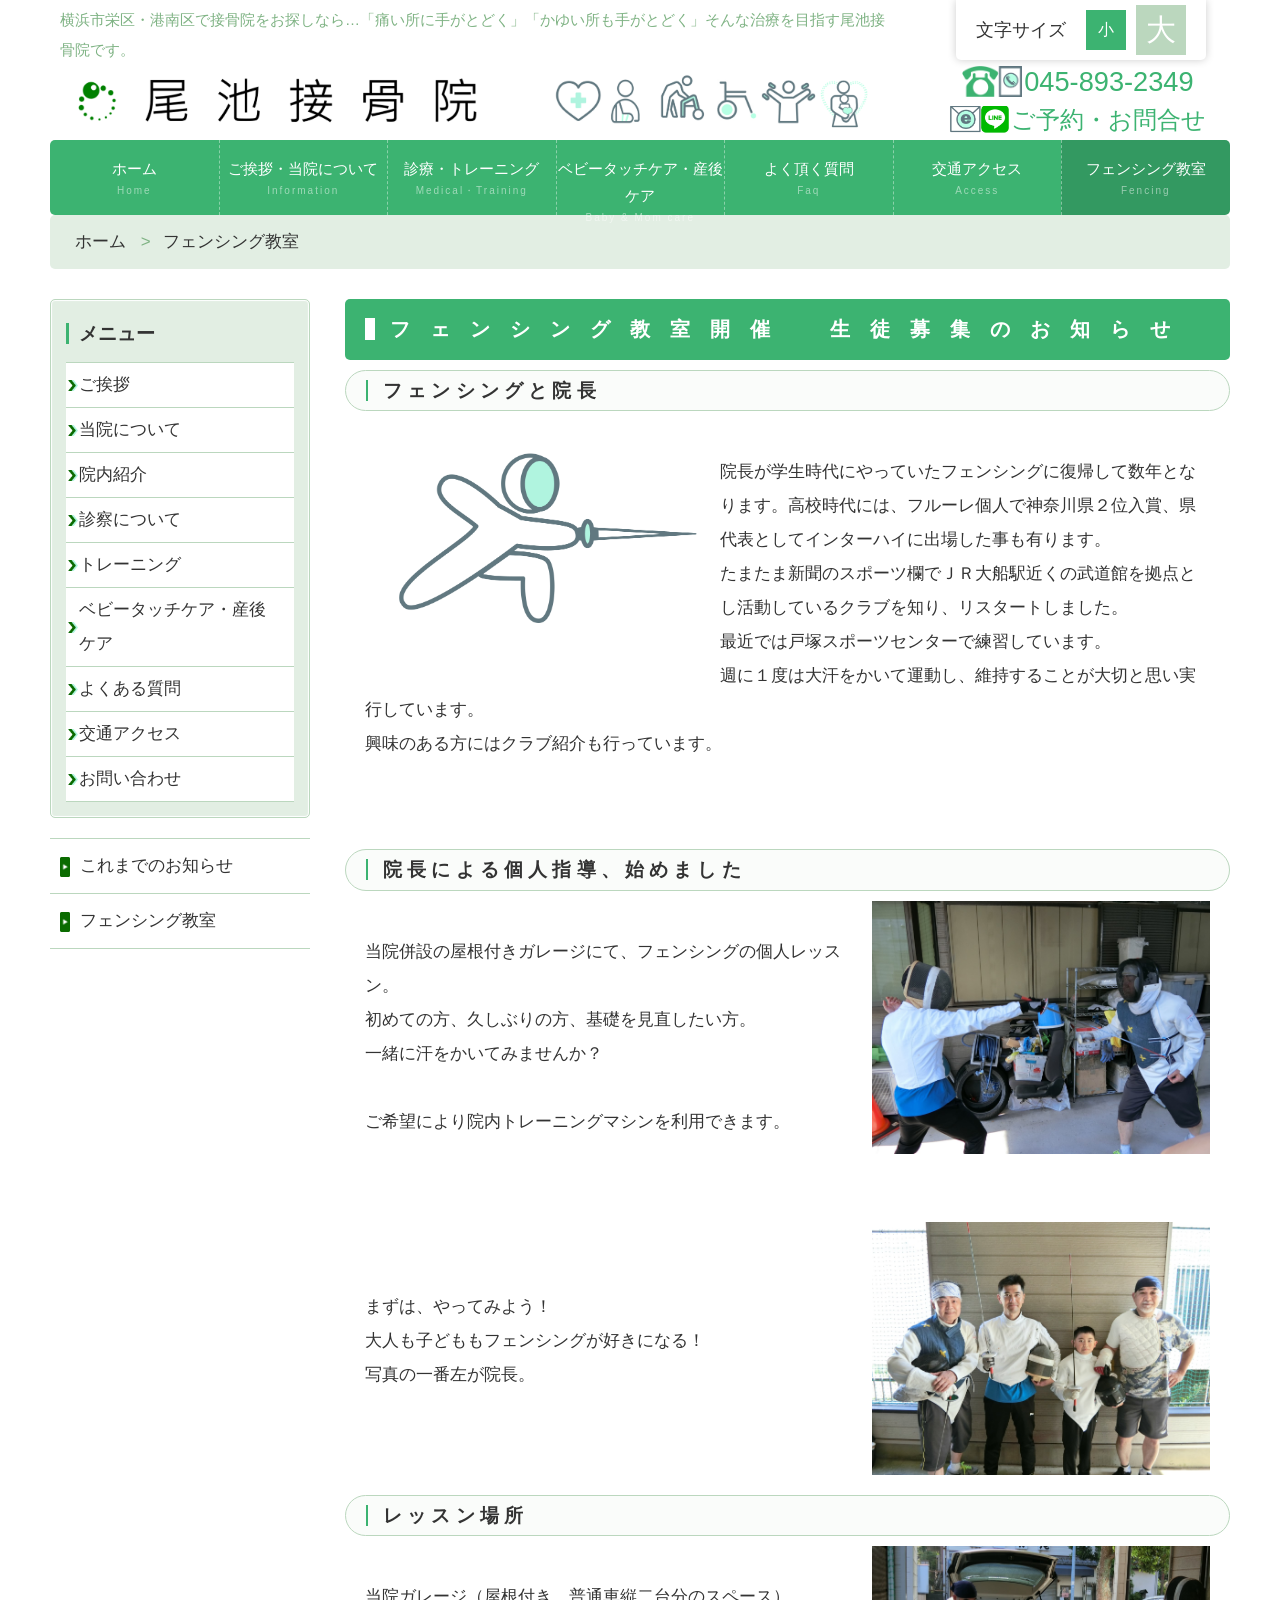
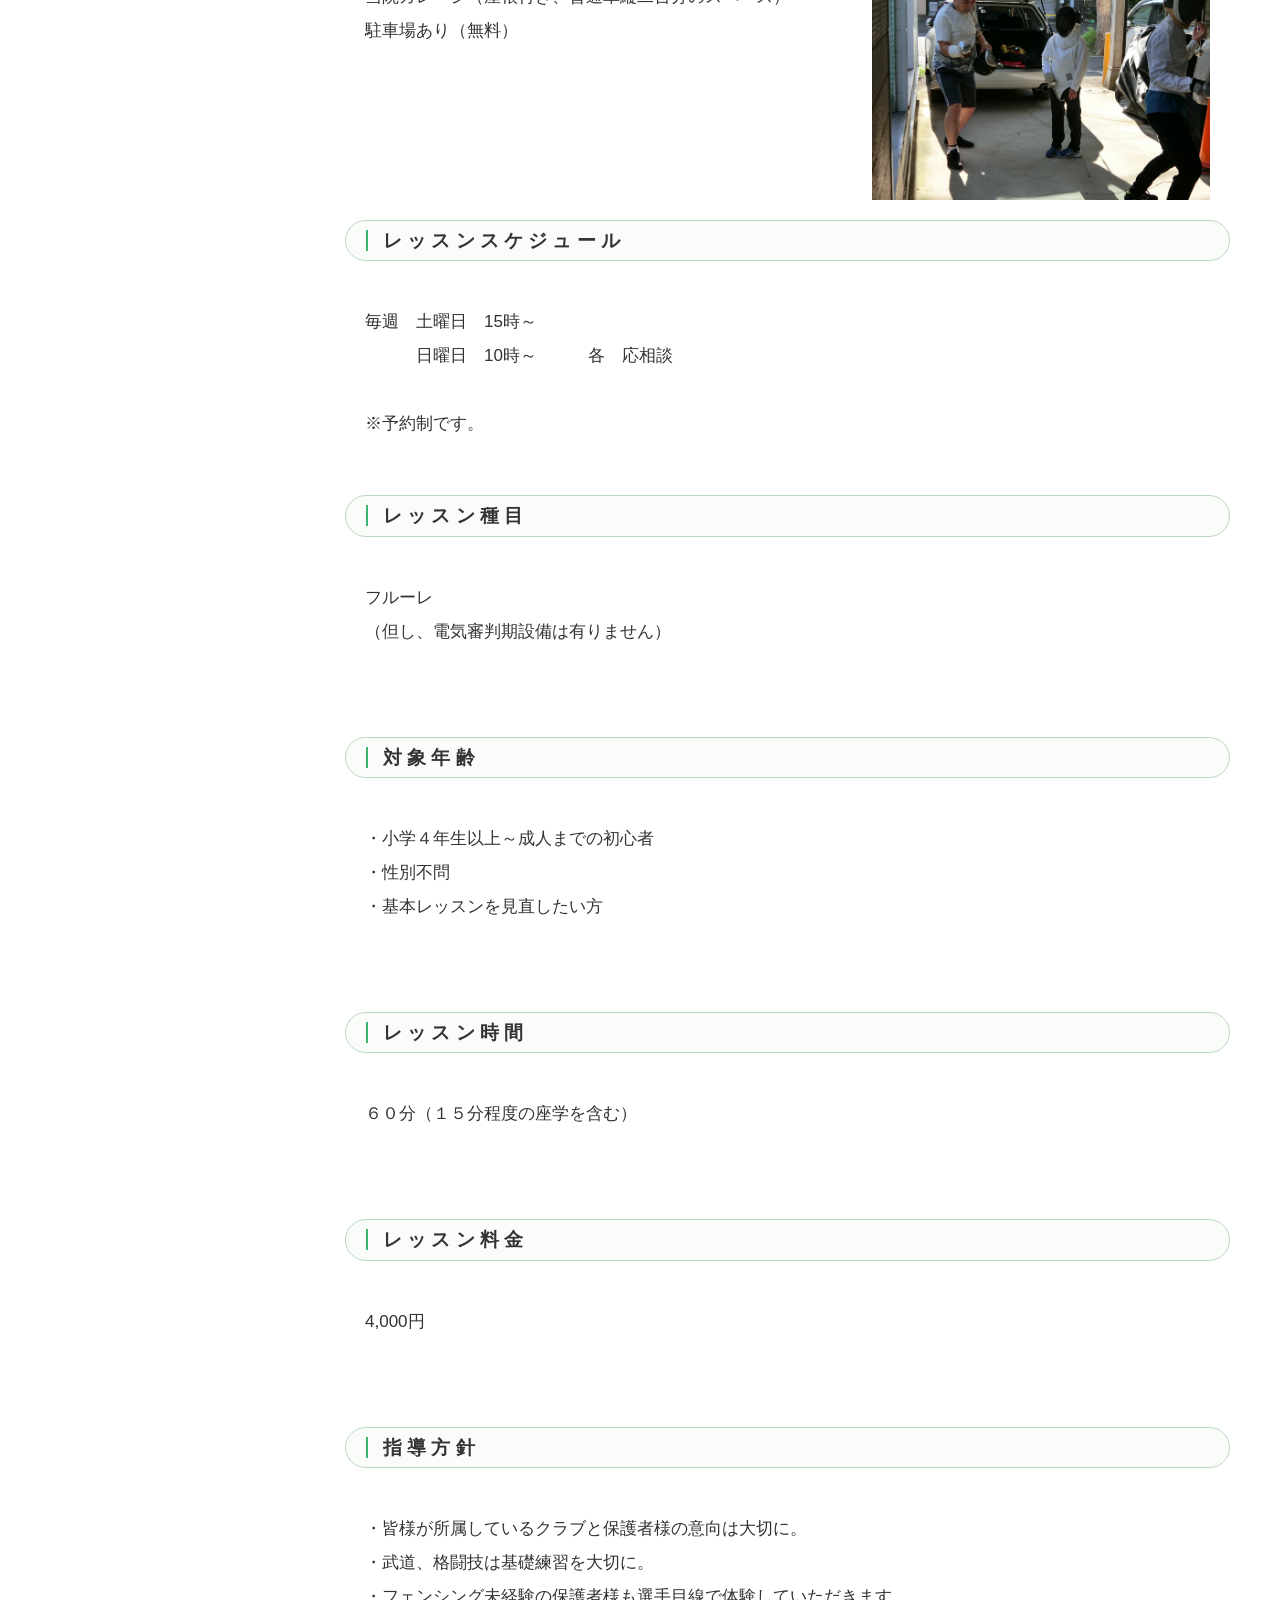
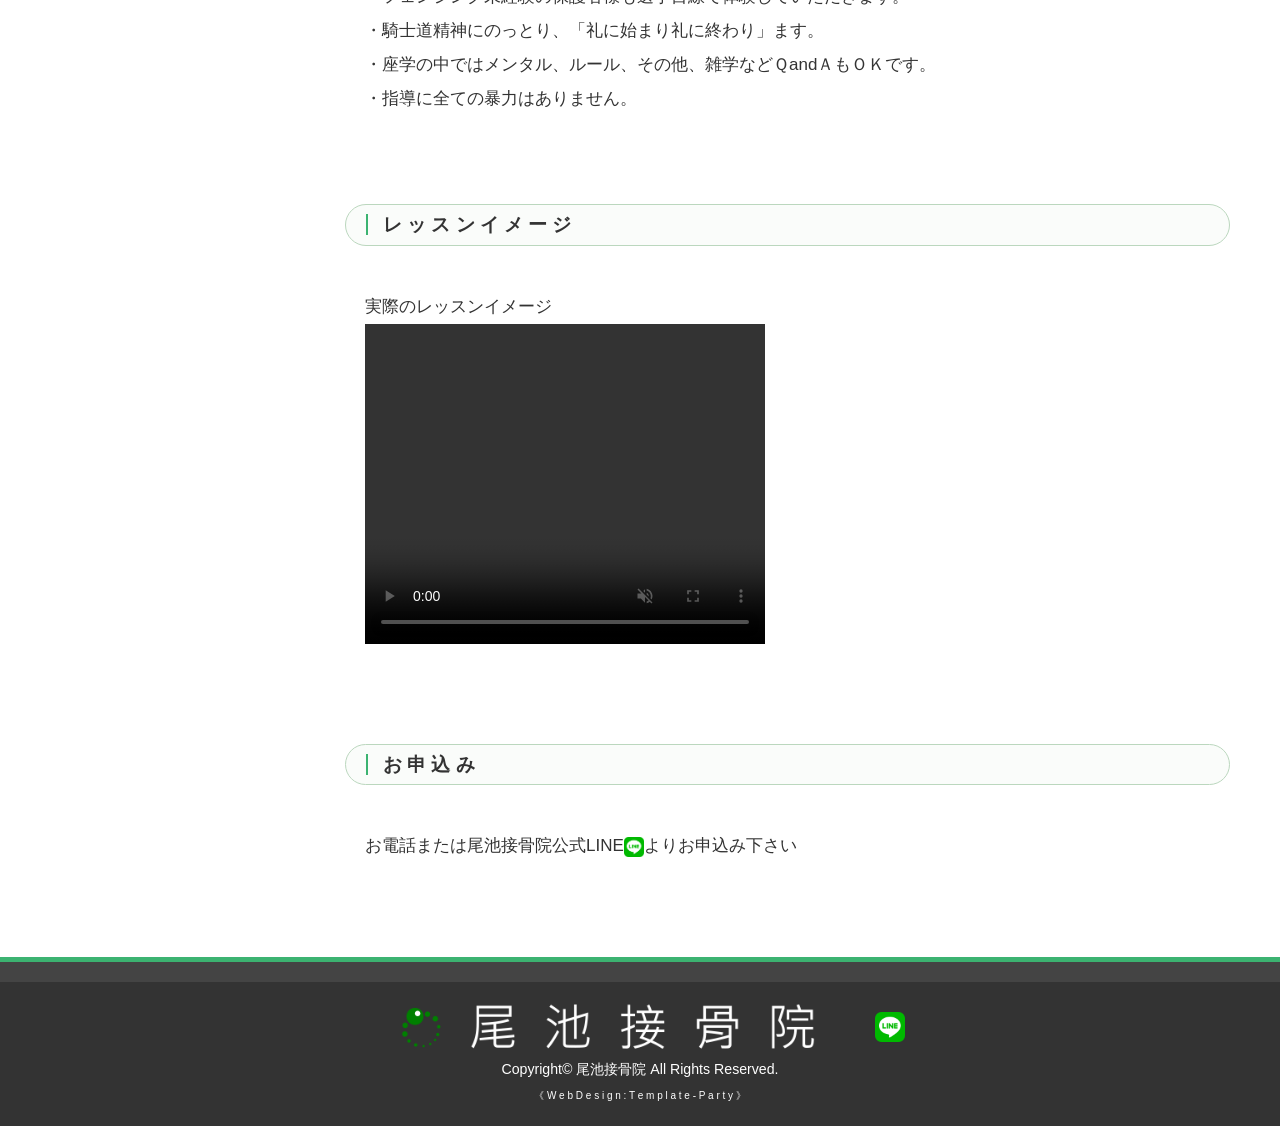
<file: fencing.html>
<!DOCTYPE html>
<html lang="ja">
<head>
<meta charset="UTF-8">
<meta http-equiv="X-UA-Compatible" content="IE=edge">
<title>尾池接骨院（フェンシング教室）栄区・港南区で接骨院をお探しなら…「痛い所に手がとどく」「かゆい所も手がとどく」そんな治療を目指す尾池接骨院です。</title>
<meta name="viewport" content="width=device-width, initial-scale=1">
<meta name="description" content="栄区・港南区で接骨院をお探しなら…「痛い所に手がとどく」「かゆい所も手がとどく」そんな治療を目指す尾池接骨院です。">
<meta name="keywords" content="接骨院,尾池,整骨院,整体,栄区,港南区,治療,スポーツ,怪我,フェンシング,教室">
<link rel="stylesheet" href="css/style.css?20241122">
<link rel="alternate stylesheet" href="css/change.css" title="change">
<script src="js/openclose.js"></script>
<script src="js/fixmenu.js"></script>
<script src="js/fixmenu_pagetop.js"></script>
<script src="js/ddmenu_min.js"></script>
<script src="js/styleswitcher.js"></script>
<!--[if lt IE 9]>
<script src="https://oss.maxcdn.com/html5shiv/3.7.2/html5shiv.min.js"></script>
<script src="https://oss.maxcdn.com/respond/1.4.2/respond.min.js"></script>
<![endif]-->
<!--[if lt IE 10]>
<style>
.slide1,.slide2,.slide3 {display:none;}
</style>
<![endif]-->
</head>

<body>

<div id="container">

<header>
<!-- 2026_05_ReNew3 追記 Start-->
	<p class="ptop">横浜市栄区・港南区で接骨院をお探しなら…「痛い所に手がとどく」「かゆい所も手がとどく」そんな治療を目指す尾池接骨院です。</p>
<!-- 2026_05_ReNew3 追記 End-->
<h1 id="logo"><a href="index.html"><img src="images/logo.png" alt="尾池接骨院"></a></h1>
<address><span class="tel">045-893-2349</span><p class="clear"><a href="contact.html"><span class="mail"><!-- 2026_05_ReNew3 削除 Startメール2026_05_ReNew3 削除 End--><!-- 2026_05_ReNew3 追記 Start-->ご予約・<!-- 2026_05_ReNew3 追記 End-->お問合せ</span></a></address>
<!--文字サイズ変更ボタン-->
<div id="fsize">
<p>文字サイズ</p>
<ul>
<li id="small"><a href="#" onclick="setActiveStyleSheet('default'); return false;" title="文字サイズ「小」"></a></li>
<li id="large"><a href="#" onclick="setActiveStyleSheet('change'); return false;" title="文字サイズ「大」"></a></li>
</ul>
</div>
</header>

<!--PC用（901px以上端末）メニュー-->
<div class="nav-fix-pos">
<nav id="menubar">
<ul>
<li><a href="index.html">ホーム<span>Home</span></a></li>
<li><a href="info.html">ご挨拶・当院について<span>Information</span></a>
	<ul class="ddmenu">
	<li><a href="info.html">院長挨拶</a></li>
	<li><a href="info.html#aboutus">当院について</a></li>
	<li><a href="info.html#facility">院内紹介</a></li>
	</ul>
</li>
<li><a href="medical.html">診療・トレーニング<span>Medical・Training</span></a>
	<ul class="ddmenu">
<!-- 2026_05_ReNew3 削除 Start
	<li><a href="medical.html">診療</a></li>
2026_05_ReNew3 削除 End-->
<!-- 2026_05_ReNew3 追記 Start-->
	<li><a href="medical.html">保険診療</a></li>
	<li><a href="medical.html#topic3">自由診療</a></li>
<!-- 2026_05_ReNew3 追記 End-->
	<li><a href="training.html">トレーニング</a></li>
	</ul>
</li>
<!-- 2026_05_ReNew3 追記 Start-->
<li><a href="babymom.html">ベビータッチケア・産後ケア<span>Baby & Mom care</span></a></li>
<!-- 2026_05_ReNew3 追記 End-->
<li><a href="faq.html">よく頂く質問<span>Faq</span></a></li>
<li><a href="access.html">交通アクセス<span>Access</span></a></li>
<li class="current"><a href="fencing.html">フェンシング教室<span>Fencing</span></a></li>
</ul>
</nav>
</div>

<!--小さな端末用（900px以下端末）メニュー-->
<nav id="menubar-s">
<ul>
<li><a href="index.html">ホーム<span>Home</span></a></li>
<li><a href="info.html">院長挨拶</a></li>
<li><a href="info.html#aboutus">当院について<span>About us</span></a></li>
<li><a href="info.html#facility">院内紹介<span>Facility</span></a></li>
<li><a href="medical.html">診療<span>Medical</span></a></li>
<li><a href="training.html">トレーニング<span>Training</span></a></li>
<li><a href="babymom.html">ベビータッチケア・産後ケア<span>Baby & Mom care</span></a></li>
<li><a href="access.html">交通アクセス<span>Access</span></a></li>
<li><a href="faq.html">よく頂く質問<span>F&Q</span></a></li>
<li><a href="contact.html">お問い合わせ<span>Contact us</span></a></li>
<li><a href="fencing.html">フェンシング教室<span>Fencing</span></a></li>
</ul>
</nav>

<div id="contents">

<ul class="nav">
<li><a href="index.html">ホーム</a></li>
<li>フェンシング教室</li>
</ul>

<div id="main">

<section>

<h2>フ　ェ　ン　シ　ン　グ　教　室　開　催　　　生　徒　募　集　の　お　知　ら　せ</h2>

<h3>フ ェ ン シ ン グ と 院 長</h3>
<p><img src="images/menu_fencing.png" alt="" class="fl w40p">
<br>院長が学生時代にやっていたフェンシングに復帰して数年となります。高校時代には、フルーレ個人で神奈川県２位入賞、県代表としてインターハイに出場した事も有ります。<br>
たまたま新聞のスポーツ欄でＪＲ大船駅近くの武道館を拠点とし活動しているクラブを知り、リスタートしました。<br>
最近では戸塚スポーツセンターで練習しています。<br>
週に１度は大汗をかいて運動し、維持することが大切と思い実行しています。<br>
興味のある方にはクラブ紹介も行っています。<br>
<br><br></p>


<h3>院 長 に よ る 個 人 指 導 、 始 め ま し た</h3>
<p class="clear"><img src="images/fcg_1.jpg" alt="" class="fr w40p">
<br>当院併設の屋根付きガレージにて、フェンシングの個人レッスン。<br>
初めての方、久しぶりの方、基礎を見直したい方。<br>
一緒に汗をかいてみませんか？<br>
<br>
ご希望により院内トレーニングマシンを利用できます。<br>
<br><br></p>

<p class="clear"><img src="images/fcg_2.jpg" alt="" class="fr w40p"><br>
<br>
まずは、やってみよう！<br>
大人も子どももフェンシングが好きになる！<br>
写真の一番左が院長。<br>
<br><br></p>

<h3>レ ッ ス ン 場  所</h3>
<p class="clear"><img src="images/fcg_4.jpg" alt="" class="fr w40p">
<br>当院ガレージ（屋根付き、普通車縦二台分のスペース）<br>
駐車場あり（無料）<br>
<br><br></p>


<h3>レ ッ ス ン ス ケ ジ ュ ー ル </h3>
<p><br>
毎週　土曜日　15時～<br>
　　　日曜日　10時～　　　各　応相談<br>
<br>
※予約制です。
<br><br></p>

<h3>レ ッ ス ン 種 目</h3>
<p>
<br>
フルーレ<br>
（但し、電気審判期設備は有りません）<br>
<br><br></p>


<h3>対 象 年 齢</h3>
<p>
<br>
・小学４年生以上～成人までの初心者<br>
・性別不問<br>
・基本レッスンを見直したい方<br>
<br><br></p>

<h3>レ ッ ス ン 時 間</h3>
<p>
<br>
６０分（１５分程度の座学を含む）<br>
<br><br></p>

<h3>レ ッ ス ン 料 金</h3>
<p>
<br>
4,000円<br>
<br><br></p>

<h3>指 導 方 針</h3>
<p>
<br>
・皆様が所属しているクラブと保護者様の意向は大切に。<br>
・武道、格闘技は基礎練習を大切に。<br>
・フェンシング未経験の保護者様も選手目線で体験していただきます。<br>
・騎士道精神にのっとり、「礼に始まり礼に終わり」ます。<br>
・座学の中ではメンタル、ルール、その他、雑学などＱandＡもＯＫです。<br>
・指導に全ての暴力はありません。<br>
<br><br>
</p>



<h3>レ ッ ス ン イ メ ー ジ</h3>
<p>
<br>実際のレッスンイメージ<br>
<video width="400px" height="320px" src="images/fcg1.mp4" autoplay muted controls></video><br>
<br><br></p>




<h3>お 申 込 み</h3>
<p><br>
<!-- 2026_05_ReNew3 削除 Start <a href="contact.html"><img src="images/icon_mail.png" alt="">こちらをクリックしてお問合せ画面からお申込みください。</a>2026_05_ReNew3 削除 End-->
<!-- 2026_05_ReNew3 追記 Start-->お電話または尾池接骨院公式LINE<a href="https://line.me/R/ti/p/%40167onlkg" target="_blank"><img src="images/square-default.png" width="20" height="20" alt="尾池接骨院　公式LINEアカウント" ></a>よりお申込み下さい<!-- 2026_05_ReNew3 追記 End-->
<br><br></p>


</section>


</div>
<!--/#main-->

<div id="sub">

<nav class="box1">
<h2>メニュー</h2>
<ul class="submenu">
<li><a href="info.html">ご挨拶</a></li>
<li><a href="info.html#aboutus">当院について</a></li>
<li><a href="info.html#facility">院内紹介</a></li>
<li><a href="medical.html">診察について</a></li>
<li><a href="training.html">トレーニング</a></li>
<!-- 2026_05_ReNew3 追記 Start-->
<li><a href="babymom.html">ベビータッチケア・産後ケア</a></li>
<!-- 2026_05_ReNew3 追記 End-->
<li><a href="faq.html">よくある質問</a></li>
<li><a href="access.html">交通アクセス</a></li>
<li><a href="contact.html">お問い合わせ</a></li>
</ul>
</nav>

<nav>
<ul class="submenu">
<li><a href="http://oek55.oike-sekkotsulabo.com/" target="_blank" >これまでのお知らせ</a></li>
<li><a href="fencing.html">フェンシング教室</a></li>
</ul>
</nav>



</div>
<!--/#sub-->

</div>
<!--/#contents-->

</div>
<!--/#container-->

<footer>

<div id="copyright">
<small><a href="index.html"><img src="images/logo_footer.png" alt="尾池接骨院" width="500"></a><a href="https://line.me/R/ti/p/%40167onlkg" target="_blank"><img src="images/square-default.png" width="30" height="30" alt="尾池接骨院　公式LINEアカウント" ></a><br>
Copyright&copy; <a href="index.html">尾池接骨院</a> All Rights Reserved.</small>
<span class="pr"><a href="https://template-party.com/" target="_blank">《 W e b D e s i g n : T e m p l a t e - P a r t y 》</a></span>
</div>

</footer>

<!--ページの上部に戻る「↑」ボタン-->
<p class="nav-fix-pos-pagetop"><a href="#">↑</a></p>

<!--メニュー開閉ボタン-->
<div id="menubar_hdr" class="close"></div>
<!--メニューの開閉処理条件設定　900px以下-->
<script>
if (OCwindowWidth() <= 900) {
	open_close("menubar_hdr", "menubar-s");
}
</script>

</body>
</html>
</file>
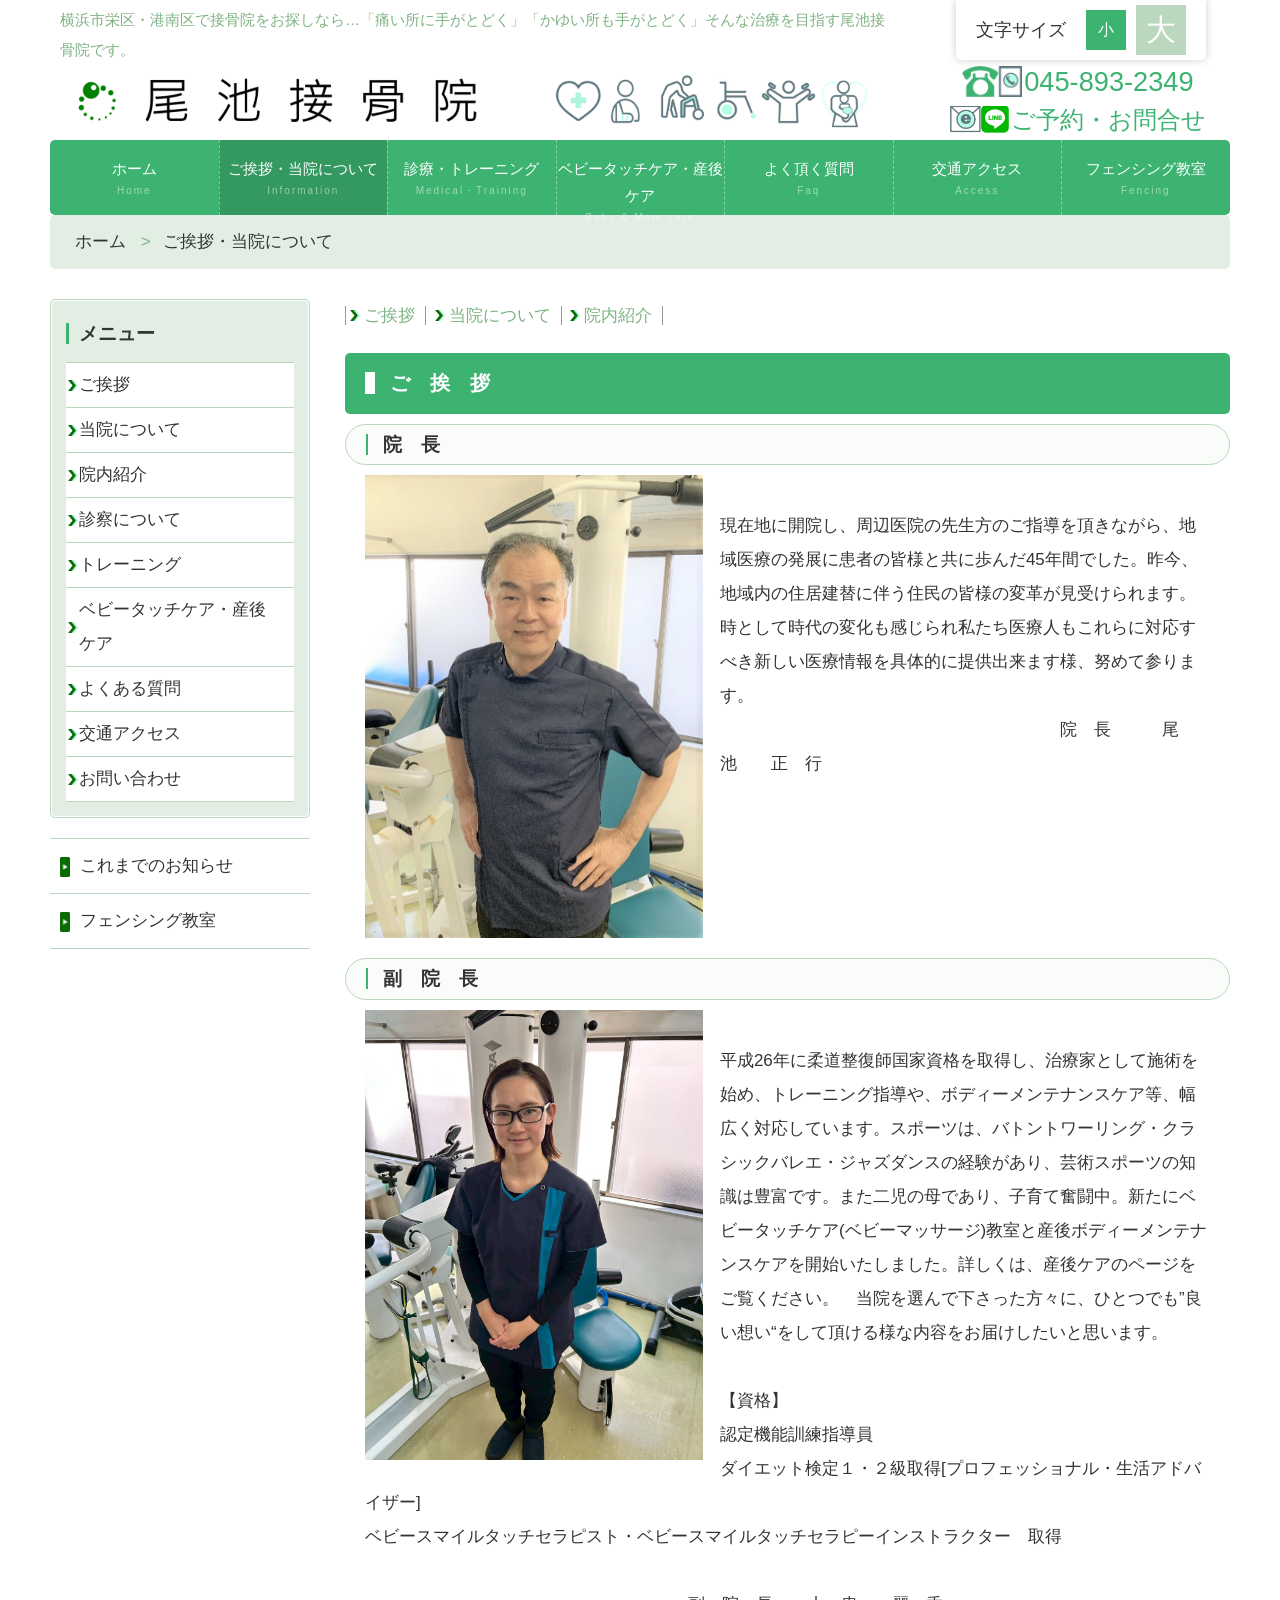
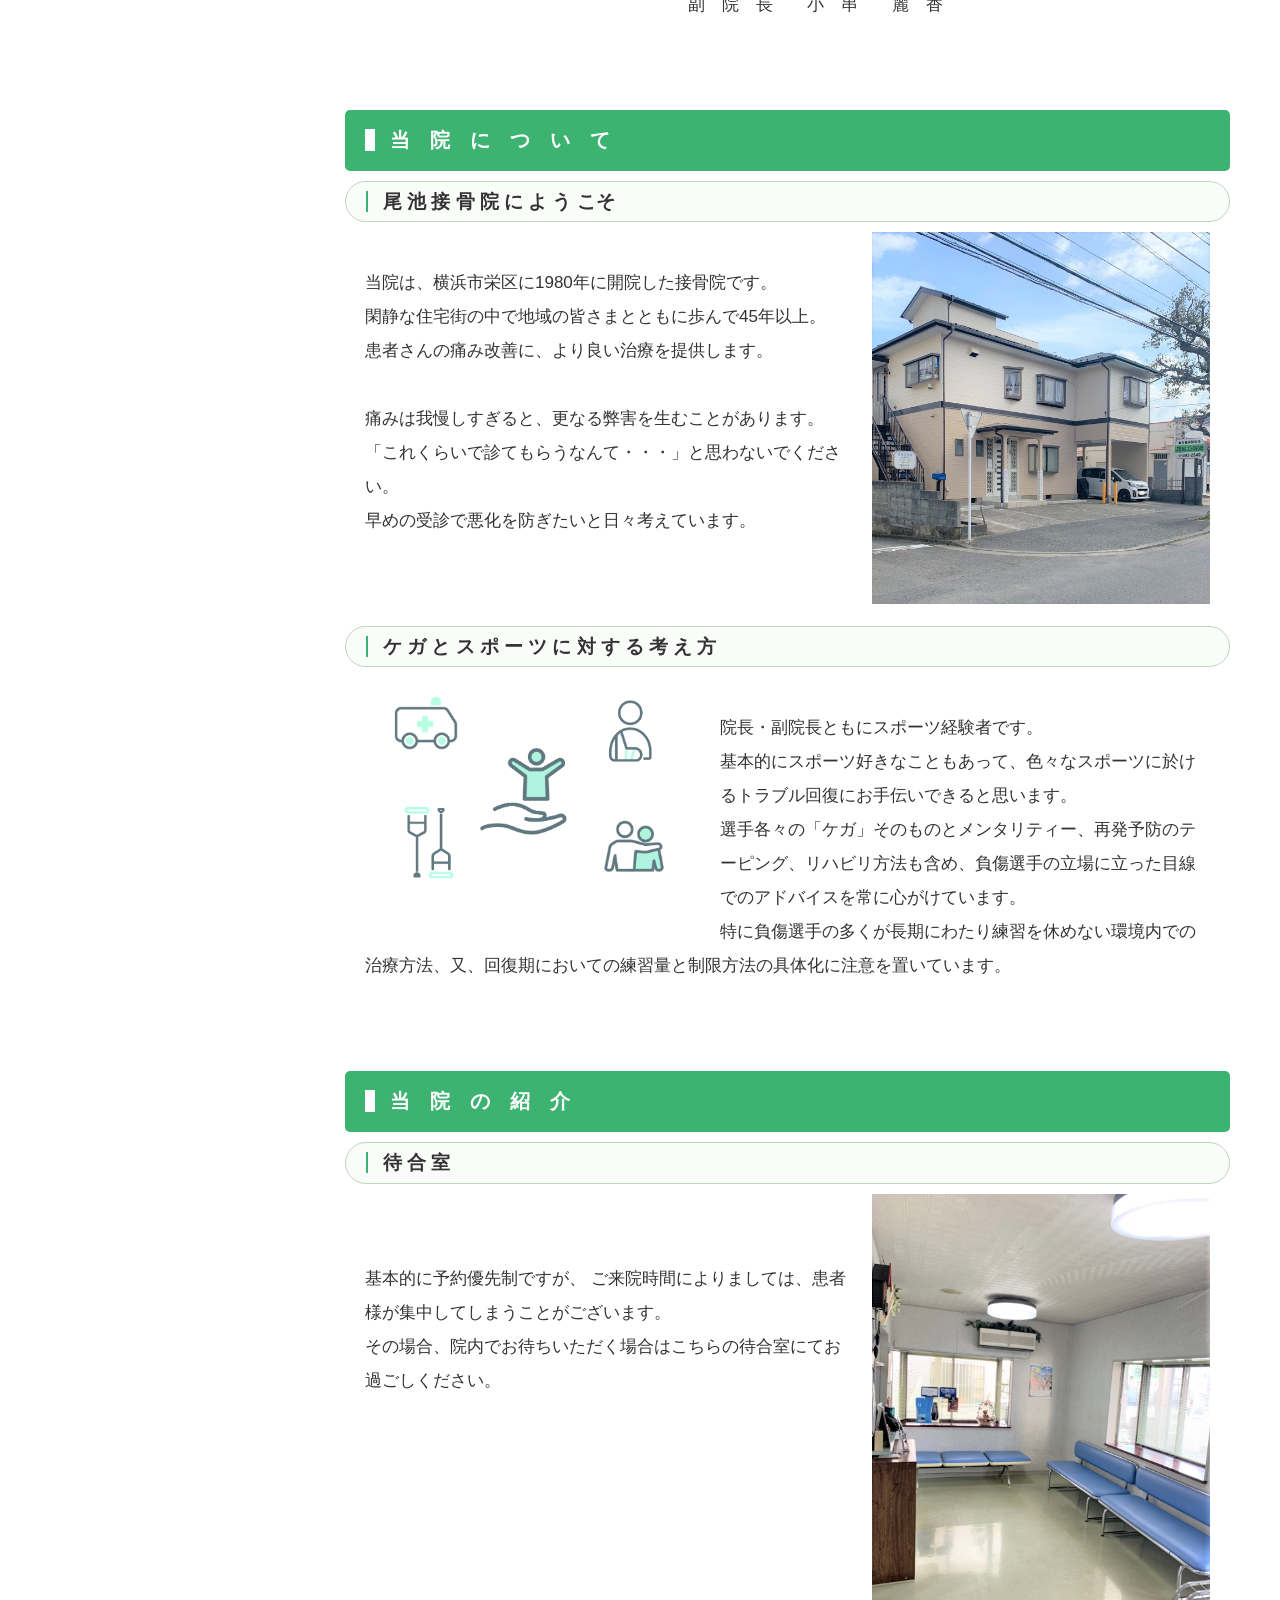
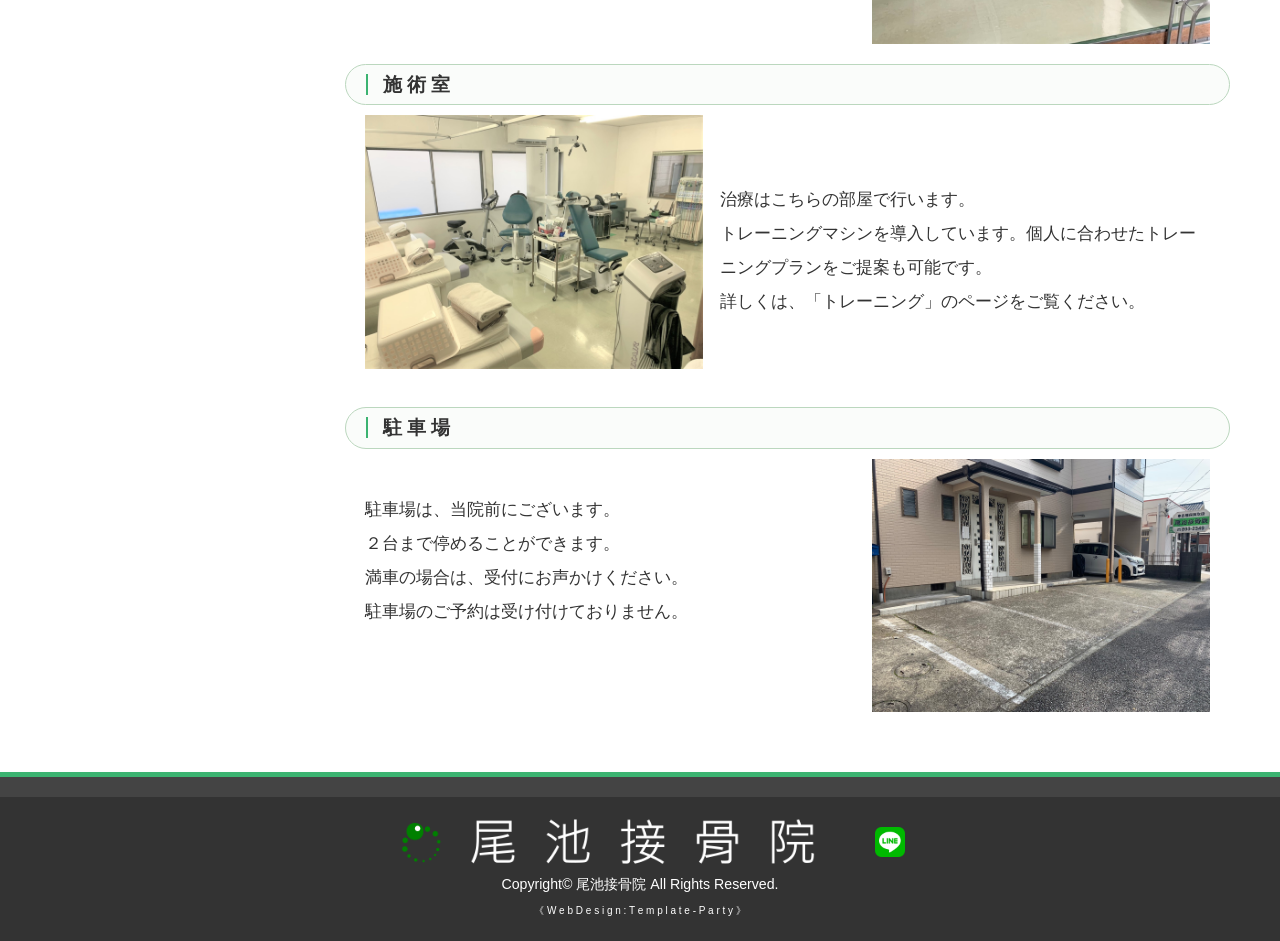
<file: info.html>
<!DOCTYPE html>
<html lang="ja">
<head>
<meta charset="UTF-8">
<meta http-equiv="X-UA-Compatible" content="IE=edge">
<title>尾池接骨院（当院について）栄区・港南区で接骨院をお探しなら…「痛い所に手がとどく」「かゆい所も手がとどく」そんな治療を目指す尾池接骨院です。</title>
<meta name="viewport" content="width=device-width, initial-scale=1">
<meta name="description" content="栄区・港南区で接骨院をお探しなら…「痛い所に手がとどく」「かゆい所も手がとどく」そんな治療を目指す尾池接骨院です。">
<meta name="keywords" content="接骨院,尾池,整骨院,整体,栄区,港南区,治療,スポーツ,怪我">
<link rel="stylesheet" href="css/style.css?20241122">
<link rel="alternate stylesheet" href="css/change.css" title="change">
<script src="js/openclose.js"></script>
<script src="js/fixmenu.js"></script>
<script src="js/fixmenu_pagetop.js"></script>
<script src="js/ddmenu_min.js"></script>
<script src="js/styleswitcher.js"></script>
<!--[if lt IE 9]>
<script src="https://oss.maxcdn.com/html5shiv/3.7.2/html5shiv.min.js"></script>
<script src="https://oss.maxcdn.com/respond/1.4.2/respond.min.js"></script>
<![endif]-->
<!--[if lt IE 10]>
<style>
.slide1,.slide2,.slide3 {display:none;}
</style>
<![endif]-->
</head>

<body>

<div id="container">

<header>
<!-- 2026_05_ReNew3 追記 Start-->
	<p class="ptop">横浜市栄区・港南区で接骨院をお探しなら…「痛い所に手がとどく」「かゆい所も手がとどく」そんな治療を目指す尾池接骨院です。</p>
<!-- 2026_05_ReNew3 追記 End-->
<h1 id="logo"><a href="index.html"><img src="images/logo.png" alt="尾池接骨院"></a></h1>
<address><span class="tel">045-893-2349</span><p class="clear"><a href="contact.html"><span class="mail"><!-- 2026_05_ReNew3 削除 Startメール2026_05_ReNew3 削除 End--><!-- 2026_05_ReNew3 追記 Start-->ご予約・<!-- 2026_05_ReNew3 追記 End-->お問合せ</span></a></address>
<!--文字サイズ変更ボタン-->
<div id="fsize">
<p>文字サイズ</p>
<ul>
<li id="small"><a href="#" onclick="setActiveStyleSheet('default'); return false;" title="文字サイズ「小」"></a></li>
<li id="large"><a href="#" onclick="setActiveStyleSheet('change'); return false;" title="文字サイズ「大」"></a></li>
</ul>
</div>
</header>

<!--PC用（901px以上端末）メニュー-->
<div class="nav-fix-pos">
<nav id="menubar">
<ul>
<li><a href="index.html">ホーム<span>Home</span></a></li>
<li class="current"><a href="info.html">ご挨拶・当院について<span>Information</span></a>
	<ul class="ddmenu">
	<li><a href="info.html">院長挨拶</a></li>
	<li><a href="info.html#aboutus">当院について</a></li>
	<li><a href="info.html#facility">院内紹介</a></li>
	</ul>
</li>
<li><a href="medical.html">診療・トレーニング<span>Medical・Training</span></a>
	<ul class="ddmenu">
<!-- 2026_05_ReNew3 削除 Start
	<li><a href="medical.html">診療</a></li>
2026_05_ReNew3 削除 End-->
<!-- 2026_05_ReNew3 追記 Start-->
	<li><a href="medical.html">保険診療</a></li>
	<li><a href="medical.html#topic3">自由診療</a></li>
<!-- 2026_05_ReNew3 追記 End-->
	<li><a href="training.html">トレーニング</a></li>
	</ul>
</li>
<!-- 2026_05_ReNew3 追記 Start-->
<li><a href="babymom.html">ベビータッチケア・産後ケア<span>Baby & Mom care</span></a></li>
<!-- 2026_05_ReNew3 追記 End-->
<li><a href="faq.html">よく頂く質問<span>Faq</span></a></li>
<li><a href="access.html">交通アクセス<span>Access</span></a></li>
<li><a href="fencing.html">フェンシング教室<span>Fencing</span></a></li>
</ul>
</nav>
</div>

<!--小さな端末用（900px以下端末）メニュー-->
<nav id="menubar-s">
<ul>
<li><a href="index.html">ホーム<span>Home</span></a></li>
<li><a href="info.html">院長挨拶</a></li>
<li><a href="info.html#aboutus">当院について<span>About us</span></a></li>
<li><a href="info.html#facility">院内紹介<span>Facility</span></a></li>
<li><a href="medical.html">診療<span>Medical</span></a></li>
<li><a href="training.html">トレーニング<span>Training</span></a></li>
<li><a href="babymom.html">ベビータッチケア・産後ケア<span>Baby & Mom care</span></a></li>
<li><a href="access.html">交通アクセス<span>Access</span></a></li>
<li><a href="faq.html">よく頂く質問<span>F&Q</span></a></li>
<li><a href="contact.html">お問い合わせ<span>Contact us</span></a></li>
<li><a href="fencing.html">フェンシング教室<span>Fencing</span></a></li>
</ul>
</nav>

<div id="contents">

<ul class="nav">
<li><a href="index.html">ホーム</a></li>
<li><a href="info.html">ご挨拶・当院について</a></li>
</ul>

<div id="main">

<section>

<ul class="menu">
<li><a href="#msg">ご挨拶</a></li>
<li><a href="#aboutus">当院について</a></li>
<li><a href="#facility">院内紹介</a></li>
</ul>


<h2>ご　挨　拶</h2>


<h3>院　長</h3>
<p><img src="images/photo_1.jpg" alt="" class="fl w40p">
<br>
<!-- 2026_05_ReNew3 削除 Start
現在地に開院し、周辺医院の先生方のご指導を頂きながら、地域医療の発展に患者の皆様と供に歩んだ３８年間でした。<br>
副院長を新たに迎え、若い医療人の考えや、治療方法と私がこれまでで経験した様々なケガや症例を基に構築してきた治療方法とを融合させ、患者の皆様のトラブル改善によりよい医療を提供出来ます様努力して参ります。<br>
2026_05_ReNew3 削除 End-->
<!-- 2026_05_ReNew3 追記 Start-->
現在地に開院し、周辺医院の先生方のご指導を頂きながら、地域医療の発展に患者の皆様と共に歩んだ45年間でした。昨今、地域内の住居建替に伴う住民の皆様の変革が見受けられます。時として時代の変化も感じられ私たち医療人もこれらに対応すべき新しい医療情報を具体的に提供出来ます様、努めて参ります。<br>
<!-- 2026_05_ReNew3 追記 End-->
　　　　　　　　　　　　　　　　　　　　院　長　　　尾　池　　正　行<br>
<br><br></p>

<h3>副　院　長</h3>
<p><img src="images/photo_2.jpg" alt="" class="fl w40p">
<br>
<!-- 2024_11_ReNew2 削除 Start
平成２６年に柔道整復師国家資格を取得し、現在に至ります。治療家として施術を始め、トレーニング指導や体操教室開催など幅広く対応しています。<br>
スポーツでは、２１年間バトントワーリングスタジオに所属し、数々の大会にエントリーし活動してきましたのでバトントワーリングやダンスの知識は豊富です。施術や、トレーニング指導を通して、何かの「きっかけ」になる情報をお届けしたいと思っています。<br>
<br>
　　　　　　　　　　　　　　　　　　　　副　院　長　　尾　池　　麗　香<br>
2024_11_ReNew2 削除 End-->
<!-- 2024_11_ReNew2 追記 Start-->
<!-- 2026_05_ReNew3 削除 Start
平成２６年に柔道整復師国家資格を取得し、現在に至ります。治療家として施術を始め、トレーニング指導や体操教室開催など幅広く対応しています。<br>
スポーツでは、２１年間バトントワーリングスタジオに所属し、数々の大会にエントリーし活動してきました。バトントワーリングやダンスの知識は豊富です。<br>
また、二児の母であり、妊娠出産の経験を活かして、産前産後のケアに力を入れています。施術や、トレーニング指導を通して、何かの「きっかけ」になる情報をお届けしたいと思っています。<br>
<br><br>
認定機能訓練指導員<br>
ダイエット検定1・2級取得　【プロフェッショナル・生活 アドバイザー】<br><br><br>
2026_05_ReNew3 削除 End-->
<!-- 2026_05_ReNew3 追記 Start-->
平成26年に柔道整復師国家資格を取得し、治療家として施術を始め、トレーニング指導や、ボディーメンテナンスケア等、幅広く対応しています。スポーツは、バトントワーリング・クラシックバレエ・ジャズダンスの経験があり、芸術スポーツの知識は豊富です。また二児の母であり、子育て奮闘中。新たにベビータッチケア(ベビーマッサージ)教室と産後ボディーメンテナンスケアを開始いたしました。詳しくは、産後ケアのページをご覧ください。　当院を選んで下さった方々に、ひとつでも”良い想い“をして頂ける様な内容をお届けしたいと思います。<br>
<br>
【資格】<br>
認定機能訓練指導員<br>
ダイエット検定１・２級取得[プロフェッショナル・生活アドバイザー]<br>
ベビースマイルタッチセラピスト・ベビースマイルタッチセラピーインストラクター　取得<br><br>
<!-- 2026_05_ReNew3 追記 End-->
　　　　　　　　　　　　　　　　　　　副　院　長　　小　串　　麗　香<br>
<!-- 2024_11_ReNew2 追記 End-->
<br><br></p>




<span id="aboutus" class="link"></span>
<h2>当　院　に　つ　い　て</h2>


<h3>尾 池 接 骨 院 に よ う こそ </h3>
<p class="clear"><img src="images/info_0.jpg" alt="" class="fr w40p">
<br>当院は、横浜市栄区に1980年に開院した接骨院です。<br>
<!-- 2026_05_ReNew3 削除 Start
閑静な住宅街の中で地域の皆さまとともに歩んで40年以上。<br>
2026_05_ReNew3 削除 End-->
<!-- 2026_05_ReNew3 追記 Start-->
閑静な住宅街の中で地域の皆さまとともに歩んで45年以上。<br>
<!-- 2026_05_ReNew3 追記 End-->

患者さんの痛み改善に、より良い治療を提供します。<br>
<br>
痛みは我慢しすぎると、更なる弊害を生むことがあります。<br>
「これくらいで診てもらうなんて・・・」と思わないでください。<br>
早めの受診で悪化を防ぎたいと日々考えています。<br>
<br><br></p>


<h3>ケ ガ と ス ポ ー ツ に 対 す る 考 え 方</h3>
<p><img src="images/menu_sports.png" alt="" class="fl w40p">
<br>
<!-- 2026_05_ReNew3 削除 Start
院長・副院長ともに現役アスリートです。<br>
2026_05_ReNew3 削除 End-->
<!-- 2026_05_ReNew3 追記 Start-->
院長・副院長ともにスポーツ経験者です。<br>
<!-- 2026_05_ReNew3 追記 End-->
基本的にスポーツ好きなこともあって、色々なスポーツに於けるトラブル回復にお手伝いできると思います。<br>
選手各々の「ケガ」そのものとメンタリティー、再発予防のテーピング、リハビリ方法も含め、負傷選手の立場に立った目線でのアドバイスを常に心がけています。<br>
特に負傷選手の多くが長期にわたり練習を休めない環境内での治療方法、又、回復期においての練習量と制限方法の具体化に注意を置いています。<br>
<br><br></p>


<span id="facility" class="link"></span>
<h2>当　院　の　紹　介</h2>


<h3>待 合 室</h3>
<p class="clear"><img src="images/info_1.jpg" alt="" class="fr w40p">
<br><br><!-- 2024_11_ReNew2 追記 Start-->
基本的に予約優先制ですが、
<!-- 2024_11_ReNew2 追記 End-->ご来院時間によりましては、患者様が集中してしまうことがございます。<br>
その場合、院内でお待ちいただく場合はこちらの待合室にてお過ごしください。
<br><br></p>


<h3>施 術 室</h3>
<p class="clear"><img src="images/info_2.jpg" alt="" class="fl w40p">
<br>
<br>治療はこちらの部屋で行います。
<br>トレーニングマシンを導入しています。個人に合わせたトレーニングプランをご提案も可能です。<br>
詳しくは、<a href="training.html">「トレーニング」</a>のページをご覧ください。<br>
<br><br></p>


<h3>駐 車 場</h3>
<p class="clear"><img src="images/info_3.jpg" alt="" class="fr w40p">
<br>
駐車場は、当院前にございます。<br>
２台まで停めることができます。<br>
満車の場合は、受付にお声かけください。
<!-- 2026_05_ReNew3 追記 Start-->
<br>
駐車場のご予約は受け付けておりません。
<!-- 2026_05_ReNew3 追記 End-->
<br><br></p>

</section>


</div>
<!--/#main-->

<div id="sub">

<nav class="box1">
<h2>メニュー</h2>
<ul class="submenu">
<li><a href="info.html">ご挨拶</a></li>
<li><a href="info.html#aboutus">当院について</a></li>
<li><a href="info.html#facility">院内紹介</a></li>
<li><a href="medical.html">診察について</a></li>
<li><a href="training.html">トレーニング</a></li>
<!-- 2026_05_ReNew3 追記 Start-->
<li><a href="babymom.html">ベビータッチケア・産後ケア</a></li>
<!-- 2026_05_ReNew3 追記 End-->
<li><a href="faq.html">よくある質問</a></li>
<li><a href="access.html">交通アクセス</a></li>
<li><a href="contact.html">お問い合わせ</a></li>
</ul>
</nav>

<nav>
<ul class="submenu">
<li><a href="http://oek55.oike-sekkotsulabo.com/" target="_blank" >これまでのお知らせ</a></li>
<li><a href="fencing.html">フェンシング教室</a></li>
</ul>
</nav>



</div>
<!--/#sub-->

</div>
<!--/#contents-->

</div>
<!--/#container-->

<footer>

<div id="copyright">
<small><a href="index.html"><img src="images/logo_footer.png" alt="尾池接骨院" width="500"></a><a href="https://line.me/R/ti/p/%40167onlkg" target="_blank"><img src="images/square-default.png" width="30" height="30" alt="尾池接骨院　公式LINEアカウント" ></a><br>
Copyright&copy; <a href="index.html">尾池接骨院</a> All Rights Reserved.</small>
<span class="pr"><a href="https://template-party.com/" target="_blank">《 W e b D e s i g n : T e m p l a t e - P a r t y 》</a></span>
</div>

</footer>

<!--ページの上部に戻る「↑」ボタン-->
<p class="nav-fix-pos-pagetop"><a href="#">↑</a></p>

<!--メニュー開閉ボタン-->
<div id="menubar_hdr" class="close"></div>
<!--メニューの開閉処理条件設定　900px以下-->
<script>
if (OCwindowWidth() <= 900) {
	open_close("menubar_hdr", "menubar-s");
}
</script>

</body>
</html>
</file>
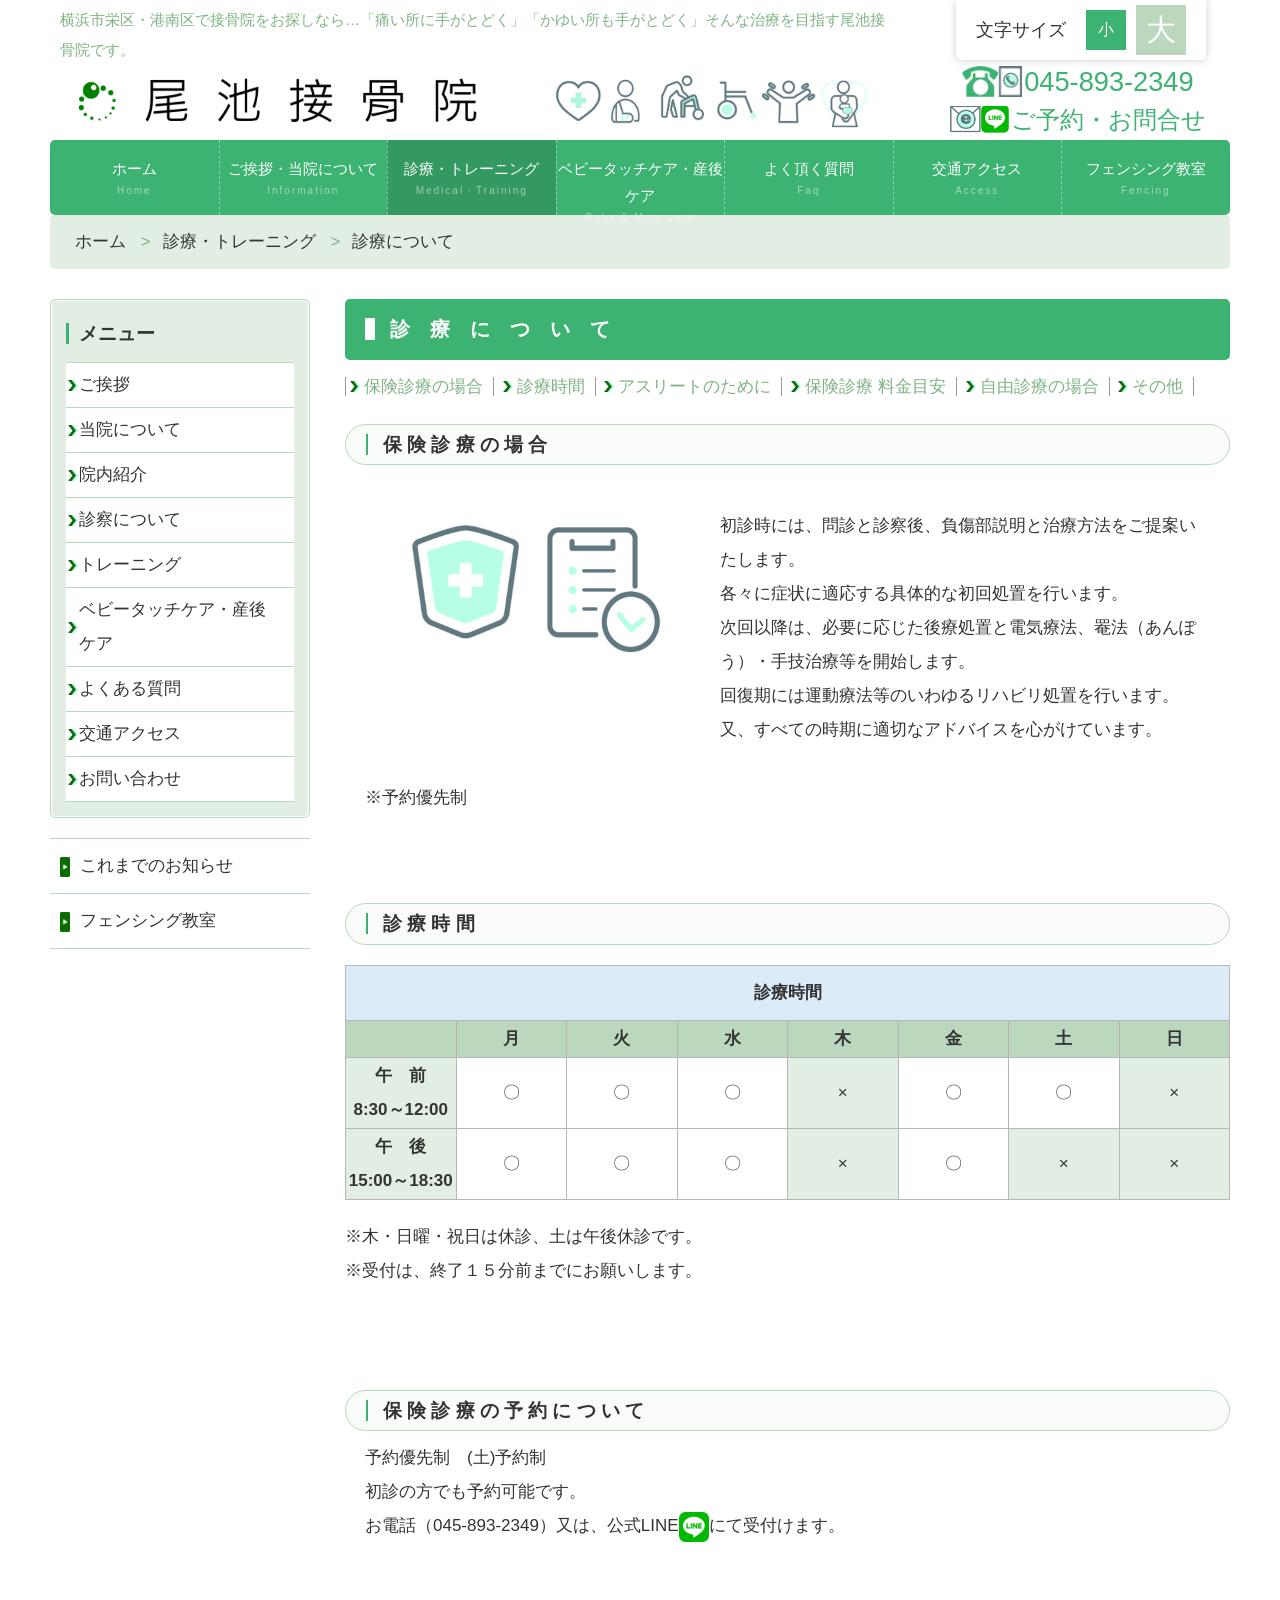
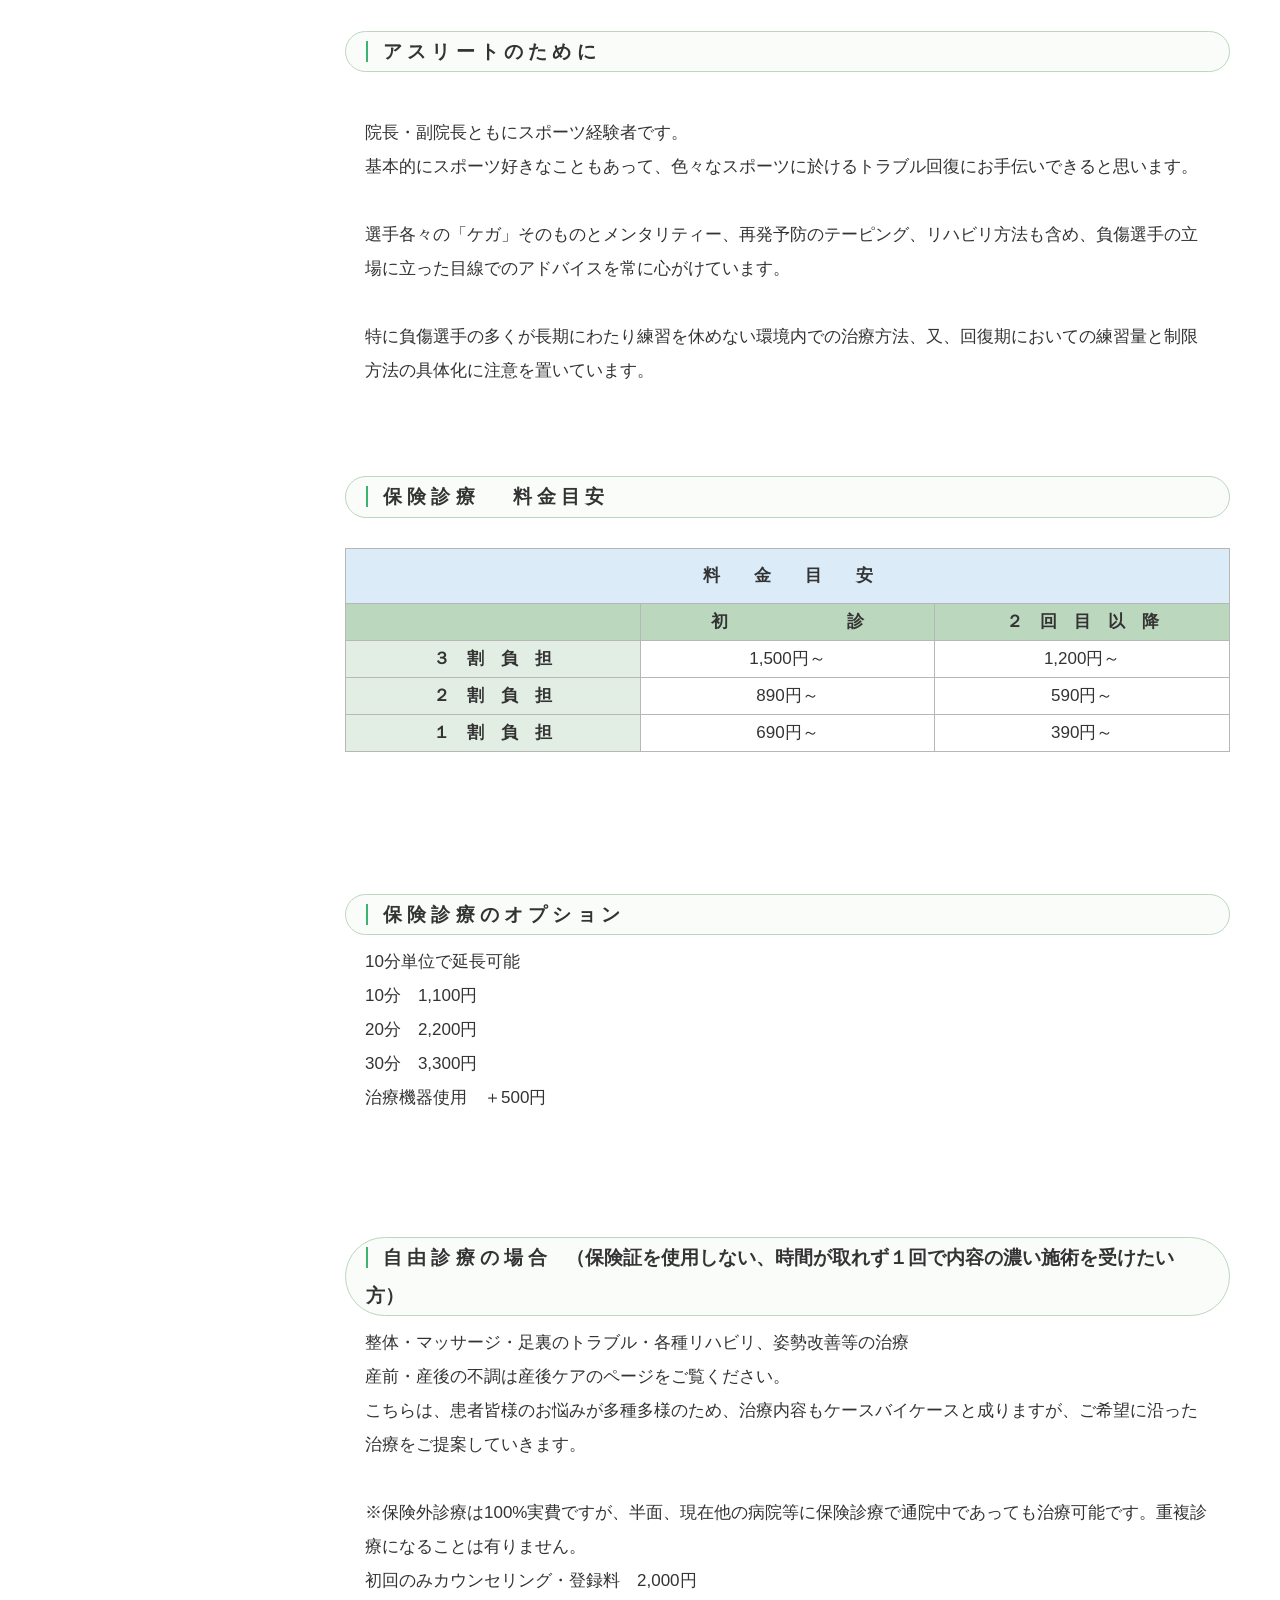
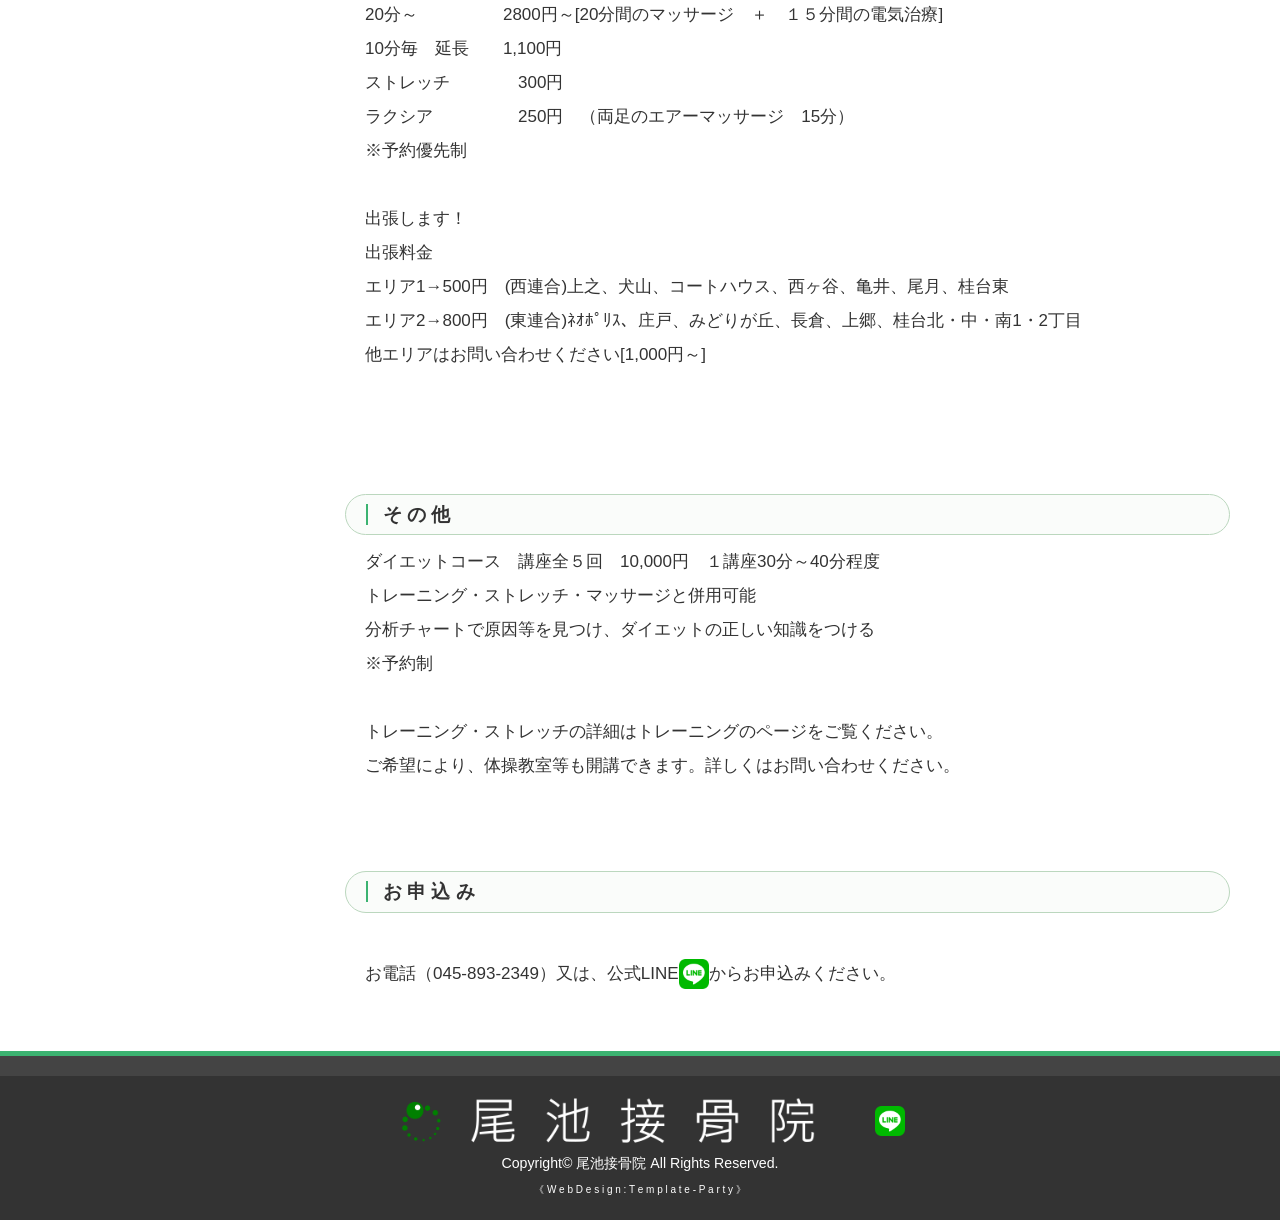
<file: medical.html>
<!DOCTYPE html>
<html lang="ja">
<head>
<meta charset="UTF-8">
<meta http-equiv="X-UA-Compatible" content="IE=edge">
<title>尾池接骨院（診療について）栄区・港南区で接骨院をお探しなら…「痛い所に手がとどく」「かゆい所も手がとどく」そんな治療を目指す尾池接骨院です。</title>
<meta name="viewport" content="width=device-width, initial-scale=1">
<meta name="description" content="栄区・港南区で接骨院をお探しなら…「痛い所に手がとどく」「かゆい所も手がとどく」そんな治療を目指す尾池接骨院です。">
<meta name="keywords" content="接骨院,尾池,整骨院,整体,栄区,港南区,治療,スポーツ,怪我">
<link rel="stylesheet" href="css/style.css?20241122">
<link rel="alternate stylesheet" href="css/change.css" title="change">
<script src="js/openclose.js"></script>
<script src="js/fixmenu.js"></script>
<script src="js/fixmenu_pagetop.js"></script>
<script src="js/ddmenu_min.js"></script>
<script src="js/styleswitcher.js"></script>
<!--[if lt IE 9]>
<script src="https://oss.maxcdn.com/html5shiv/3.7.2/html5shiv.min.js"></script>
<script src="https://oss.maxcdn.com/respond/1.4.2/respond.min.js"></script>
<![endif]-->
<!--[if lt IE 10]>
<style>
.slide1,.slide2,.slide3 {display:none;}
</style>
<![endif]-->
</head>

<body>

<div id="container">

<header>
<!-- 2026_05_ReNew3 追記 Start-->
	<p class="ptop">横浜市栄区・港南区で接骨院をお探しなら…「痛い所に手がとどく」「かゆい所も手がとどく」そんな治療を目指す尾池接骨院です。</p>
<!-- 2026_05_ReNew3 追記 End-->
<h1 id="logo"><a href="index.html"><img src="images/logo.png" alt="尾池接骨院"></a></h1>
<address><span class="tel">045-893-2349</span><p class="clear"><a href="contact.html"><span class="mail"><!-- 2026_05_ReNew3 削除 Startメール2026_05_ReNew3 削除 End--><!-- 2026_05_ReNew3 追記 Start-->ご予約・<!-- 2026_05_ReNew3 追記 End-->お問合せ</span></a></address>
<!--文字サイズ変更ボタン-->
<div id="fsize">
<p>文字サイズ</p>
<ul>
<li id="small"><a href="#" onclick="setActiveStyleSheet('default'); return false;" title="文字サイズ「小」"></a></li>
<li id="large"><a href="#" onclick="setActiveStyleSheet('change'); return false;" title="文字サイズ「大」"></a></li>
</ul>
</div>
</header>

<!--PC用（901px以上端末）メニュー-->
<div class="nav-fix-pos">
<nav id="menubar">
<ul>
<li><a href="index.html">ホーム<span>Home</span></a></li>
<li><a href="info.html">ご挨拶・当院について<span>Information</span></a>
	<ul class="ddmenu">
	<li><a href="info.html">院長挨拶</a></li>
	<li><a href="info.html#aboutus">当院について</a></li>
	<li><a href="info.html#facility">院内紹介</a></li>
	</ul>
</li>
<li class="current"><a href="medical.html">診療・トレーニング<span>Medical・Training</span></a>
	<ul class="ddmenu">
<!-- 2026_05_ReNew3 削除 Start
	<li><a href="medical.html">診療</a></li>
2026_05_ReNew3 削除 End-->
<!-- 2026_05_ReNew3 追記 Start-->
	<li><a href="medical.html">保険診療</a></li>
	<li><a href="medical.html#topic3">自由診療</a></li>
<!-- 2026_05_ReNew3 追記 End-->
	<li><a href="training.html">トレーニング</a></li>
	</ul>
</li>
<!-- 2026_05_ReNew3 追記 Start-->
<li><a href="babymom.html">ベビータッチケア・産後ケア<span>Baby & Mom care</span></a></li>
<!-- 2026_05_ReNew3 追記 End-->
<li><a href="faq.html">よく頂く質問<span>Faq</span></a></li>
<li><a href="access.html">交通アクセス<span>Access</span></a></li>
<li><a href="fencing.html">フェンシング教室<span>Fencing</span></a></li>
</ul>
</nav>
</div>

<!--小さな端末用（900px以下端末）メニュー-->
<nav id="menubar-s">
<ul>
<li><a href="index.html">ホーム<span>Home</span></a></li>
<li><a href="info.html">院長挨拶</a></li>
<li><a href="info.html#aboutus">当院について<span>About us</span></a></li>
<li><a href="info.html#facility">院内紹介<span>Facility</span></a></li>
<li><a href="medical.html">診療<span>Medical</span></a></li>
<li><a href="training.html">トレーニング<span>Training</span></a></li>
<li><a href="babymom.html">ベビータッチケア・産後ケア<span>Baby & Mom care</span></a></li>
<li><a href="access.html">交通アクセス<span>Access</span></a></li>
<li><a href="faq.html">よく頂く質問<span>F&Q</span></a></li>
<li><a href="contact.html">お問い合わせ<span>Contact us</span></a></li>
<li><a href="fencing.html">フェンシング教室<span>Fencing</span></a></li>
</ul>
</nav>

<div id="contents">

<ul class="nav">
<li><a href="index.html">ホーム</a></li>
<li><a href="medical.html">診療・トレーニング</a></li>
<li>診療について</li>
</ul>

<div id="main">

<section>

<h2>診　療　に　つ　い　て</h2>

<ul class="menu">
<li><a href="#topic1">保険診療の場合</a></li>
<li><a href="#topic1b">診療時間</a></li>
<li><a href="#topic2">アスリートのために</a></li>
<!-- 2026_05_ReNew3 削除 Start<li><a href="#topic3">保険外診療の場合</a></li></li>2026_05_ReNew3 削除 End-->
<!-- 2026_05_ReNew3 追記 Start-->
<li><a href="#topic2b">保険診療 料金目安</a></li></li>
<li><a href="#topic3">自由診療の場合</a></li></li>
<li><a href="#topic4">その他</a></li></li>
<!-- 2026_05_ReNew3 追記 End-->
<!-- 2026_05_ReNew3 削除 Start<li><a href="#topic4">保険外診療の予約について</a></li>2026_05_ReNew3 削除 End-->
</ul>


<span id="topic1" class="link"></span>
<h3>保 険 診 療 の 場 合</h3>
<p><img src="images/menu_hoken.png" alt="" class="fl w40p">
<br>初診時には、問診と診察後、負傷部説明と治療方法をご提案いたします。<br>
各々に症状に適応する具体的な初回処置を行います。<br>
次回以降は、必要に応じた後療処置と電気療法、罨法（あんぽう）・手技治療等を開始します。<br>
回復期には<!-- 2026_05_ReNew3 削除 Start患部温水浴と2026_05_ReNew3 削除 End-->運動療法等のいわゆるリハビリ処置を行います。<br>
又、すべての時期に適切なアドバイスを心がけています。<br>
<br>
※<!-- 2024_11_ReNew2 削除 Start 診療時間内　随時受付 2024_11_ReNew2 削除 End--><!-- 2024_11_ReNew2 追記 Start-->予約優先制<!-- 2024_11_ReNew2 追記 End--><br><br><br>
</p>

<span id="topic1b" class="link"></span>
<h3>診 療 時 間</h3>

<table class="ta2">
<caption class="bgcolor2">診療時間</caption>
<tr>
<th>&nbsp;</th>
<th>月</th>
<th>火</th>
<th>水</th>
<th>木</th>
<th>金</th>
<th>土</th>
<th>日</th>
</tr>
<tr>
<th class="bgcolor1">午　前<br>8:30～12:00</th>
<td>〇</td>
<td>〇</td>
<td>〇</td>
<td class="bgcolor1"><!-- 2024_11_ReNew2 削除 Start 〇 2024_11_ReNew2 削除 End--><!-- 2024_11_ReNew2 追記 Start-->×<!-- 2024_11_ReNew2 追記 End-->
</td>
<td>〇</td>
<td>〇<br><!-- 2024_11_ReNew2 削除 Start12:30迄 2024_11_ReNew2 削除 End--></td>
<td class="bgcolor1">×</td>
</tr>
<tr>
<th class="bgcolor1">午　後<br>15:00～<!-- 2024_11_ReNew2 削除 Start19:00 2024_11_ReNew2 削除 End--><!-- 2024_11_ReNew2 追記 Start-->18:30<!-- 2024_11_ReNew2 追記 End--></th>
<td>〇</td>
<td>〇</td>
<td>〇</td>
<td class="bgcolor1">×</td>
<td>〇</td>
<td class="bgcolor1">×</td>
<td class="bgcolor1">×</td>
</tr>
</table>
※<!-- 2024_11_ReNew2 追記 Start-->木・<!-- 2024_11_ReNew2 追記 End-->日曜・祝<!-- 2026_05_ReNew3 削除 Start・祭2026_05_ReNew3 削除 End-->日は休診、<!-- 2024_11_ReNew2 削除 Start19:00 2024_11_ReNew2 木・2024_11_ReNew2 削除 End-->土は午後休診です。<br>
※受付は、<!-- 2024_11_ReNew2 削除 Start診療時間の開始１５分前、及び2024_11_ReNew2 削除 End-->終了１５分前までにお願いします。<br>
<br><br><br>

<h3>保 険 診 療 の 予 約 に つ い て</h3>
<!-- 2024_11_ReNew2 削除 Start
<p><br>保険診療の予約診療はお受けしていません。<br><br><br></p>
2024_11_ReNew2 削除 End-->

<!-- 2024_11_ReNew2 追記 Start-->
<p>
予約優先制<!-- 2026_05_ReNew3 追記 Start-->　(土)予約制<!-- 2026_05_ReNew3 追記 End--><br>
初診の方でも予約可能です。<br>
お電話（045-893-2349）又は、公式LINE<a href="https://line.me/R/ti/p/%40167onlkg" target="_blank"><img src="images/square-default.png" width="30" height="30" alt="尾池接骨院　公式LINEアカウント" ></a>にて受付けます。</a><br><br><br>
</p>

<!-- 2024_11_ReNew2 追記 End-->



<span id="topic2" class="link"></span>
<h3>ア ス リ ー ト の た め に</h3>
<p><br>院長・副院長ともに<!-- 2026_05_ReNew3 削除 Start　現役アスリート2026_05_ReNew3 削除 End--><!-- 2026_05_ReNew3 追記 Start-->スポーツ経験者<!-- 2026_05_ReNew3 追記 End-->です。
<br>
基本的にスポーツ好きなこともあって、色々なスポーツに於けるトラブル回復にお手伝いできると思います。<br>
<br>
選手各々の「ケガ」そのものとメンタリティー、再発予防のテーピング、リハビリ方法も含め、負傷選手の立場に立った目線でのアドバイスを常に心がけています。<br>
<br>
特に負傷選手の多くが長期にわたり練習を休めない環境内での治療方法、又、回復期においての練習量と制限方法の具体化に注意を置いています。<br><br><br></p>


<span id="topic2b" class="link"></span>
<h3>保 険 診 療　　料 金 目 安</h3>
<p>
<table class="ta2">
<caption class="bgcolor2">料　　金　　目　　安</caption>
<tr>
<th>&nbsp;</th>
<th>初　　　　　　　診</th>
<th>２　回　目　以　降</th>
</tr>

<!-- 2024_11_ReNew2 削除 Start


<tr>
<th class="bgcolor1">３　割　負　担</th>
<td>1,200円～</td>
<td>600円～</td>
</tr>
<tr>
<th class="bgcolor1">２　割　負　担</th>
<td>800円～</td>
<td>400円～</td>
</tr>
<tr>
<th class="bgcolor1">１　割　負　担</th>
<td>400円～</td>
<td>200円～</td>
</tr>
2024_11_ReNew2 削除 End-->


<!-- 2024_11_ReNew2 追記 Start-->
<tr>
<th class="bgcolor1">３　割　負　担</th>
<td>1,500円～</td>
<td>1,200円～</td>
</tr>
<tr>
<th class="bgcolor1">２　割　負　担</th>
<td>890円～</td>
<td>590円～</td>
</tr>
<tr>
<th class="bgcolor1">１　割　負　担</th>
<td>690円～</td>
<td>390円～</td>
</tr>
<!-- 2024_11_ReNew2 追記 End-->

</table>
<br><br><br>
</p>

<span id="topic2c" class="link"></span>
<h3>保 険 診 療 の オ プ シ ョ ン</h3>
<p>
10分単位で延長可能<br>
10分　1,100円　<br>
20分　2,200円　<br>
30分　3,300円<br>
治療機器使用　＋500円<br>
<!-- 2024_11_ReNew2 削除 Start
スタンプカードは　オプションマッサージのみ発行。<br>
2024_11_ReNew2 削除 End-->
<!-- 2026_05_ReNew3 削除 Start
<br>
部位が違う場合　ちょい足しマッサージ<br>
<s>初回のみカウンセリング・登録料　2,000円</s>　（←サービス無料）<br>
10分　　　　　　1,500円～<br>
20分　　　　　　2,600円～<br>
＋10分毎　延長　1,100円<br>
＋ストレッチ　　　300円<br>
＋ラクシア　　　　250円　（両足のエアーマッサージ　15分）<br>
＊時間内であれば、治療部位は問いません。<br>
2026_05_ReNew3 削除 End-->
<br><br><br>
</p>



<span id="topic3" class="link"></span>
<h3><!-- 2026_05_ReNew3 削除 Start保 険 外 診 療2026_05_ReNew3 削除 End-->
<!-- 2026_05_ReNew3 追記 Start-->自 由 診 療<!-- 2026_05_ReNew3 追記 End--> の 場 合　（保険証を使用しない、時間が取れず１回で内容の濃い施術を受けたい方）</h3>
<p>
整体・マッサージ・足裏のトラブル・各種リハビリ<!-- 2024_11_ReNew2 追記　Start--><!-- 2026_05_ReNew3 削除 Start産前・産後の不調2026_05_ReNew3 削除 End-->、姿勢改善<!-- 2024_11_ReNew2 追記 End-->等の治療<!-- 2024_11_ReNew2 削除 Start　についてはお電話にて予約受付いたします。　 2024_11_ReNew2 削除 End--><br>
<!-- 2026_05_ReNew3 追記 Start-->産前・産後の不調は<a href="babymom.html">産後ケアのページ</a>をご覧ください。<br><!-- 2026_05_ReNew3 追記 End-->
こちらは、患者皆様のお悩みが多種多様のため、治療内容もケースバイケースと成りますが、ご希望に沿った治療をご提案していきます。<br>
<br>※保険外診療は100%実費ですが、半面、現在他の病院等に保険診療で通院中であっても治療可能です。重複診療になることは有りません。<br>
初回のみカウンセリング・登録料　2,000円<br>
20分～　　　　　<!-- 2026_05_ReNew3 削除 2,600Start 2026_05_ReNew3 削除 End--><!-- 2026_05_ReNew3 追記 Start-->2800円<!-- 2026_05_ReNew3 追記 End-->～[20分間のマッサージ　＋　１５分間の電気治療]<br>
10分毎　延長　　1,100円<br>
ストレッチ　　　　300円<br>
ラクシア　　　　　250円　（両足のエアーマッサージ　15分）<br>

※予約<!-- 2024_11_ReNew2 削除 Start可能　 接骨院受付時間内　又は月・火・水・金　 14時30分～、　夜間　19時～、2024_11_ReNew2 削除 End--><!-- 2024_11_ReNew2 追記 Start-->優先制<!-- 2024_11_ReNew2 追記 End--><br>
<br>
<!-- 2026_05_ReNew3 追記 Start-->
出張します！<br>
出張料金<br>
エリア1→500円　(西連合)上之、犬山、コートハウス、西ヶ谷、亀井、尾月、桂台東<br>
エリア2→800円　(東連合)ﾈｵﾎﾟﾘｽ、庄戸、みどりが丘、長倉、上郷、桂台北・中・南1・2丁目<br>
他エリアはお問い合わせください[1,000円～]<br>
<!-- 2026_05_ReNew3 追記 End-->
<br><br>
　</p>


<!-- 2024_11_ReNew2 削除 Start

<span id="topic4" class="link"></span>
<h3>保 険 外 診 療 の 予 約 に つ い て</h3>
<p>
<table class="ta2">
<caption class="bgcolor2">保険外診療　予約可能な曜日と時間</caption>
<tr>
<th>&nbsp;</th>
<th>月</th>
<th>火</th>
<th>水</th>
<th>木</th>
<th>金</th>
<th>土</th>
<th>日</th>
</tr>
<tr>
<th class="bgcolor1">午前～17:00</th>
<td>×</td>
<td>×</td>
<td>×</td>
<td>×</td>
<td>×</td>
<td>×</td>
<td>×</td>
</tr>
<tr>
<th class="bgcolor1">17:00～</th>
<td>〇</td>
<td>〇</td>
<td>〇</td>
<td>×</td>
<td>〇</td>
<td>×</td>
<td>×</td>
</tr>
<tr>
<th class="bgcolor1">17:30～</th>
<td>〇</td>
<td>〇</td>
<td>〇</td>
<td>×</td>
<td>〇</td>
<td>×</td>
<td>×</td>
</tr>
<tr>
<th class="bgcolor1">18:00～</th>
<td>〇</td>
<td>〇</td>
<td>〇</td>
<td>×</td>
<td>〇</td>
<td>×</td>
<td>×</td>
</tr>
<tr>
<th class="bgcolor1">18:30～</th>
<td>〇</td>
<td>〇</td>
<td>〇</td>
<td>×</td>
<td>〇</td>
<td>×</td>
<td>×</td>
</tr>
</table>
<br><br><br>
</p>
2024_11_ReNew2 削除 End-->

<!-- 2026_05_ReNew3 追記 Start-->
<span id="topic4" class="link">
<!-- 2026_05_ReNew3 追記 End-->
<h3>
<!-- 2026_05_ReNew3 削除 体 操 教 室 Start 2026_05_ReNew3 削除 End-->
<!-- 2026_05_ReNew3 追記 Start-->そ の 他<!-- 2026_05_ReNew3 追記 End-->
</h3>
<p>
<!-- 2026_05_ReNew3 削除
簡単な全身ストレッチ体操です。<br>
少人数制で、楽しい内容の濃い体操教室です。<br>
ご家族、ご友人、お誘い合わせの上ご参加ください♪<br>
当院内で定期的に開催　男女問わず全年齢対象<br>
また、人数３名以上でグループレッスン可能、場所等はご相談にて決定いたします。<br>
詳しくは、お問合せください。<br><br><br>
Start 2026_05_ReNew3 削除 End-->

<!-- 2026_05_ReNew3 追記 Start-->
ダイエットコース　講座全５回　10,000円　１講座30分～40分程度<br>
トレーニング・ストレッチ・マッサージと併用可能<br>
分析チャートで原因等を見つけ、ダイエットの正しい知識をつける<br>
※予約制<br>
<br>
トレーニング・ストレッチの詳細は<a href="training.html">トレーニングのページ</a>をご覧ください。<br>
ご希望により、体操教室等も開講できます。詳しくはお問い合わせください。<br>
<br><br>
<!-- 2026_05_ReNew3 追記 End-->
</p>


<h3>お 申 込 み</h3>

<!-- 2024_11_ReNew2 削除 Start

<p>
<br><a href="contact.html"><img src="images/icon_mail.png" alt="">こちらをクリックしてお問合せ画面からお申込みください。</a>
</p>

2024_11_ReNew2 削除 End-->

<!-- 2024_11_ReNew2 追記 Start-->
<p>
<br>お電話（045-893-2349）又は、公式LINE<a href="https://line.me/R/ti/p/%40167onlkg" target="_blank"><img src="images/square-default.png" width="30" height="30" alt="尾池接骨院　公式LINEアカウント" ></a>からお申込みください。</a>
</p>
<!-- 2024_11_ReNew2 追記 End-->

</section>

</div>
<!--/#main-->

<div id="sub">

<nav class="box1">
<h2>メニュー</h2>
<ul class="submenu">
<li><a href="info.html">ご挨拶</a></li>
<li><a href="info.html#aboutus">当院について</a></li>
<li><a href="info.html#facility">院内紹介</a></li>
<li><a href="medical.html">診察について</a></li>
<li><a href="training.html">トレーニング</a></li>
<!-- 2026_05_ReNew3 追記 Start-->
<li><a href="babymom.html">ベビータッチケア・産後ケア</a></li>
<!-- 2026_05_ReNew3 追記 End-->
<li><a href="faq.html">よくある質問</a></li>
<li><a href="access.html">交通アクセス</a></li>
<li><a href="contact.html">お問い合わせ</a></li>
</ul>
</nav>

<nav>
<ul class="submenu">
<li><a href="http://oek55.oike-sekkotsulabo.com/" target="_blank" >これまでのお知らせ</a></li>
<li><a href="fencing.html">フェンシング教室</a></li>
</ul>
</nav>



</div>
<!--/#sub-->

</div>
<!--/#contents-->

</div>
<!--/#container-->

<footer>

<div id="copyright">
<small><a href="index.html"><img src="images/logo_footer.png" alt="尾池接骨院" width="500"></a><a href="https://line.me/R/ti/p/%40167onlkg" target="_blank"><img src="images/square-default.png" width="30" height="30" alt="尾池接骨院　公式LINEアカウント" ></a><br>
Copyright&copy; <a href="index.html">尾池接骨院</a> All Rights Reserved.</small>
<span class="pr"><a href="https://template-party.com/" target="_blank">《 W e b D e s i g n : T e m p l a t e - P a r t y 》</a></span>
</div>

</footer>

<!--ページの上部に戻る「↑」ボタン-->
<p class="nav-fix-pos-pagetop"><a href="#">↑</a></p>

<!--メニュー開閉ボタン-->
<div id="menubar_hdr" class="close"></div>
<!--メニューの開閉処理条件設定　900px以下-->
<script>
if (OCwindowWidth() <= 900) {
	open_close("menubar_hdr", "menubar-s");
}
</script>

</body>
</html>
</file>
<file: css/style.css>
@charset "utf-8";


/*slide.cssの読み込み*/
@import url(slide.css);


/*PC・タブレット・スマホ共通設定
------------------------------------------------------------------------------------------------------------------------------------------------------*/

/*全体の設定
---------------------------------------------------------------------------*/
body {
	margin: 0px;
	padding: 0px;
	color: #333;	/*全体の文字色*/
	font-family:"ヒラギノ角ゴ Pro W3", "Hiragino Kaku Gothic Pro", "メイリオ", Meiryo, Osaka, "ＭＳ Ｐゴシック", "MS PGothic", sans-serif;	/*フォント種類*/
	font-size: 17px;	/*文字サイズ*/
	line-height: 2;		/*行間*/
	background: #fff;	/*背景色*/
	-webkit-text-size-adjust: none;
}
h1,h2,h3,h4,h5,p,ul,ol,li,dl,dt,dd,form,figure,form,select,input,textarea {margin: 0px;padding: 0px;font-size: 100%;}
ul {list-style-type: none;}
img {border: none;max-width: 100%;height: auto;vertical-align: middle;}
table {border-collapse:collapse;font-size: 100%;border-spacing: 0;}
iframe {width: 100%;}
video,audio {max-width: 100%;}

/*リンク（全般）設定
---------------------------------------------------------------------------*/
a {
	color: #333;		/*リンクテキストの色*/
	text-decoration: none;	/*マウスオン時に下線を消す設定。残したいならこの１行削除。*/
	transition: 0.1s;	/*マウスオン時の移り変わるまでの時間設定。0.5秒。*/
}
a:hover {
	color: #3cb371;			/*マウスオン時の文字色0a6b00*/
	text-decoration: none;	/*マウスオン時に下線を消す設定。残したいならこの１行削除。*/
}

/*サイトの最大幅の設定
---------------------------------------------------------------------------*/
#container,#menubar,footer .inner {
	max-width: 1400px;	/*サイトの最大幅。これ以上大きくならない。*/
	margin: 0 auto;
}

/*containerの設定（footer以外の、ホームページを囲むブロック）
下の「1450px以下の設定」にあるbody.is-fixed #menubarのmarginの数字と合わせておく。
---------------------------------------------------------------------------*/
#container {
	padding: 0 50px;	/*上下、左右へのブロック内余白*/
}

/*ヘッダー（ロゴが入った最上段のブロック）
---------------------------------------------------------------------------*/
/*ヘッダーブロック*/
header {
	position: relative;
	margin: 0 auto;
	height: 140px;	/*ヘッダーの高さ*/
	/*background: url(../images/header_bg.png) no-repeat 65% center/500px;	背景画像の読み込み。左から65%、上下中央に配置。幅500px。*/
}
/*ロゴ画像*/
header #logo {
	max-width: 100%;
	width: 70%;		/*ロゴ画像の幅*/
	position: absolute;
	left: 0%;		/*ヘッダーブロックの左からの配置指定*/
	bottom: 3px;	/*ヘッダーブロックの下からの配置指定*/
	font-size: 16px;	/*文字サイズ*/
}
/*TELブロック*/
header address {
	font-style: normal;
	position: absolute;
	right: 2%;		/*ヘッダーブロックの右からの配置指定*/
	bottom: 2px;	/*ヘッダーブロックの下からの配置指定*/
	text-align: center;	/*内容をセンタリング*/
	font-size: 80%;		/*文字サイズ*/
	line-height: 1.5;	/*行間を少し狭く*/
	text-shadow: 1px 1px 3px #fff, -1px -1px 3px #fff;
}
/*TELブロックの電話番号部分*/
header address .tel {
	color: #3cb371;		/*文字色0a6b00*/
	font-size: 200%;	/*文字サイズ*/
	background: url(../images/icon_tel.png) no-repeat left center / 60px;	/*電話アイコンの読み込み。左(left)に、上下中央(center)に配置。画像幅26px。*/
	padding-left: 62px;	/*電話アイコン部分の余白をここで作る*/
}
/*MAILブロックの電話番号部分*/
header address .mail {
	color: #3cb371;		/*文字色0a6b00*/
	font-size: 175%;	/*文字サイズ*/
	background: url(../images/icon_mail.png) no-repeat left center / 60px;	/*電話アイコンの読み込み。左(left)に、上下中央(center)に配置。画像幅26px。*/
	padding-left: 62px;	/*電話アイコン部分の余白をここで作る*/
}


/*文字サイズ変更ボタン（※文字サイズを「大」にした時の設定はchange.cssで行う）
---------------------------------------------------------------------------*/
/*ボタンブロック全体*/
#fsize {
	position: absolute;
	right: 2%;		/*ヘッダーブロックに対して右からの配置指定*/
	top: 0px;		/*ヘッダーブロックに対して上からの配置指定*/
	width: 250px;	/*ブロック幅*/
	background: #fff;	/*背景色*/
	box-shadow: 0px 0px 8px rgba(0,0,0,0.2);	/*影の設定。右へ、下へ、ぼかし幅。rgbaは色設定で0,0,0は黒。0.2は20%色がついた状態の事。*/
	border-radius: 0px 0px 5px 5px;	/*角丸のサイズ。左上、右上、右下、左下への順。*/
	line-height: 50px;	/*高さ*/
	padding: 5px 0px;	/*上下、左右へのボックス内の余白*/
}
/*「文字サイズ」のテキスト*/
#fsize p {
	float: left;
	font-size: 18px;	/*文字サイズ*/
	padding: 0 20px;	/*上下、左右への余白*/
}
/*文字サイズボタン１個あたり*/
#fsize ul li {
	float: left;	/*左に回り込み*/
}
#fsize ul a {
	overflow: hidden;display: block;text-decoration: none;text-align: center;
	color: #fff;	/*文字色*/
}
/*「小」ボタン設定*/
#fsize ul li#small a::before {
	display: block;
	content: "小";		/*「小」の文字を出力*/
	font-size: 16px;	/*文字サイズ*/
	background: #3cb371;	/*背景色0a6b00*/
	width: 40px;		/*幅*/
	line-height: 40px;	/*高さ*/
	margin-top: 5px;
	margin-right: 10px;
}
/*「大」ボタン設定*/
#fsize ul li#large a::before {
	display: block;
	content: "大";		/*「大」の文字を出力*/
	font-size: 30px;	/*文字サイズ*/
	background: #BBD7BE;	/*背景色*/
	width: 50px;		/*幅*/
	line-height: 50px;	/*高さ*/
}
/*マウスオン時の「大」ボタン設定*/
#fsize ul li#large a:hover::before {
	background: #3cb371;	/*背景色0a6b00*/
}

/*メインメニュー
---------------------------------------------------------------------------*/
/*メニューブロックの設定*/
#menubar {
	position: relative;
	margin: 0 auto 10px;	/*上、左右、下へのマージン。20pxを変更する際は、「body.is-fixed header」の数値も変更する。*/
	height: 75px;			/*メニューの高さ。下の「#menubar li a」の「height」と「padding-top」の数字を合計した数字に合わせる。*/
}
/*メニュー１個あたりの設定*/
#menubar li {
	float: left;	/*左に回り込み*/
	width: 14.28%;	/*メニュー幅（100÷6個=16.66%）　もし４個にするなら100÷4=25%になる。*/
	line-height: 1.8;	/*行間を少しだけ狭く*/
}
#menubar li a {
font-size: 15px;		/*サイズ少し小さく設定*/
	text-decoration: none;display: block;
	text-align: center;
	height: 60px;		/*高さ60px*/
	padding-top: 15px;	/*上に追加する余白*/
	color: #fff;		/*文字色*/
	border-left: 1px dashed #fff;	/*メニューの左側の線の幅、線種、色（古いブラウザ用）*/
	border-left: 1px dashed rgba(255,255,255,0.4);	/*左の線の幅、線種、255,255,255は白の事で0.4は40%色がついた状態の事。*/
	background: #3cb371;	/*背景色0a6b00*/
}
/*最初のメニューへの追加設定*/
#menubar li:first-child a {
	border-left: none;
	border-radius: 5px 0px 0px 5px;	/*角丸の指定。左上、右上、右下、左下への順番。*/
}
/*最後のメニューへの追加設定*/
#menubar li:last-child a {
	border-radius: 0px 5px 5px 0px;	/*角丸の指定。左上、右上、右下、左下への順番。*/
}
/*飾り文字*/
#menubar li span {
	display: block;
	font-size: 10px;		/*文字サイズ*/
	font-weight: normal;	/*文字を太字でなく標準に戻す設定*/
	letter-spacing: 0.2em;	/*文字間隔を少しあける設定*/
	opacity: 0.5;			/*透明度50％*/
}
/*マウスオン時とのメニューの設定*/
#menubar li a:hover{
	background: #52C686;	/*背景色0E8E00*/
}
/*現在表示中(current)のメニューの設定*/
#menubar li.current a {
	background: #339961;	/*背景色074800*/
}

/*スマホ用メニューを表示させない*/
#menubar-s {display: none;}
/*３本バーアイコンを表示させない*/
#menubar_hdr {display: none;}

/*ドロップダウンメニュー用
---------------------------------------------------------------------------*/
/*メニューブロック*/
#menubar ul.ddmenu {
	position:absolute;visibility: hidden;z-index: 10;
	width: 14.28%;		/*幅。上の「#menubar li」と合わせる。*/
	border-top: 1px solid #fff;	/*上の線の幅、線種、色*/
}
/*メニュー１個あたりの設定*/
#menubar ul.ddmenu li {
	float: none;
	width: 100%;
	line-height: 1.5;
}
#menubar ul.ddmenu li a {
	width: 100%;height: auto;font-weight: normal;border-radius: 0 !important;
	border: none;	/*線を一旦リセット*/
	border-bottom: 1px solid #fff;	/*下の線の幅、線種、色*/
	background: #074800;	/*背景色（古いブラウザ用）000*/
	background: rgba(7,72,0,0.7);	/*背景色。0,0,0は黒の事で0.7は70%色がついた状態の事。*/
	color: #fff;		/*文字色*/
	padding: 10px 0;	/*上下、左右への余白*/
}
/*マウスオン時*/
#menubar ul.ddmenu li a:hover {
	background: #52C686;	/*背景色000*/
}

/*fixmenu。メインメニューが画面上部に到達した際の設定
---------------------------------------------------------------------------*/
/*fixmenuブロック*/
body.is-fixed .nav-fix-pos {
	width: 100%;z-index: 100;position: fixed;top: 0;left: 0;
}
/*headerブロック*/
body.is-fixed header {
	margin-bottom: 85px;	/*メインメニューのheight(75)とmargin-bottom(20)を足した数字にする*/
}
/*最初のメニューへの追加設定*/
body.is-fixed #menubar li:first-child a {
	border-left: none;
	border-radius: 0px 0px 0px 10px;
}
/*最後のメニューへの追加設定*/
body.is-fixed #menubar li:last-child a {
	border-radius: 0px 0px 10px 0px;
}

/*コンテンツ（mainとsubブロックを囲むボックス）
---------------------------------------------------------------------------*/
#contents {
	clear: both;
	padding: 10px 0;
}

/*メインコンテンツ
---------------------------------------------------------------------------*/
/*メインコンテンツブロック*/
#main {
	float: right;	/*右に回り込み*/
	width: 75%;		/*ボックス幅*/
	padding-bottom: 40px;
}
/*１カラム時のメインコンテンツ*/
.c1 #main {
	float: none;
	width: auto;
}
/*mainコンテンツのh2タグ設定*/
#main h2 {
	clear: both;
	margin-bottom: 10px;
	padding: 10px 20px;	/*上下、左右への余白*/
	font-size: 120%;	/*文字サイズ*/
	color: #fff;		/*文字色*/
	background: #3cb371;	/*背景色0a6b00*/
	border-radius: 5px;	/*角丸のサイズ。この行を削除すれば角が尖った長方形になります。*/
}
/*h2タグの１文字目への追加設定*/
#main h2::first-letter {
	border-left: 10px solid #fff;	/*左の線の幅、線種、色*/
	padding-left: 15px;				/*線とテキストとの余白*/
}
/*mainコンテンツのh3タグ設定*/
#main h3 {
	clear: both;
	margin-bottom: 20px;
	padding: 1px 20px;	/*上下、左右への余白*/
	font-size: 110%;	/*文字サイズ*/
	border: 1px solid #BBD7BE;	/*枠線の幅、線種、色*/
	border-radius: 40px;	/*角丸のサイズ。この行を削除すれば角が尖った長方形になります。*/
	background: #FAFCFA;	/*背景色0a6b00*/
}
/*h3タグの１文字目への追加設定*/
#main h3::first-letter {
	border-left: 2px solid #3cb371;	/*左の線の幅、線種、色0a6b00*/
	padding-left: 15px;				/*線とテキストとの余白*/
}
/*mainコンテンツの段落タグ設定*/
#main p {
	padding: 0px 20px 20px;	/*上、左右、下への余白*/
}
/*他。微調整。*/
#main p + p {
	margin-top: -5px;
}
#main h2 + p,
#main h3 + p {
	margin-top: -10px;
}
#main section + section {
	padding-top: 30px;
}

#main .tonews {
	width: 70%;
	text-align: left;

}

/*サブコンテンツ
---------------------------------------------------------------------------*/
#sub {
	float: left;	/*左に回り込み*/
	width: 22%;		/*ブロックの幅*/
	padding-bottom: 40px;
}
/*１カラム字のサブコンテンツ*/
.c1 #sub {display: none;}
/*h2見出しタグ設定*/
#sub h2 {
	margin-bottom: 10px;
	font-size: 110%;	/*文字サイズ*/
}
/*subコンテンツのh2タグの１文字目への設定*/
#sub h2::first-letter {
	border-left: 3px solid #3cb371;	/*左側のアクセント用ラインの幅、線種、色0a6b00*/
	padding-left: 10px;
}
/*段落タグ（p）設定*/
#sub p {
	line-height: 1.6;	/*行間を少し狭く*/
}

/*サブコンテンツ内のメニュー
---------------------------------------------------------------------------*/
/*メニュー全体の設定*/
#sub .submenu {
	margin-bottom: 20px;	/*メニューブロックの下に空けるスペース*/
	border-top: solid 1px #BBD7BE;	/*上の線の線種、幅、色*/
}
/*メニュー１個ごとの設定*/
#sub .submenu li {
	border-bottom: solid 1px #BBD7BE;	/*下の線の線種、幅、色*/
}
#sub .submenu li a {
	text-decoration: none;display: block;
	padding: 10px 10px 10px 30px;	/*上、右、下、左へのメニュー内の余白*/
	background: #fff url(../images/arrow2.png) no-repeat 10px center / 10px;	/*矢印アイコンの読み込み。左から10px、上下中央に配置。幅10px。*/
}
/*サブコンテンツ内のbox1
---------------------------------------------------------------------------*/
#sub .box1 {
	padding: 15px;			/*ボックス内の余白*/
	margin-bottom: 20px;	/*ボックスの下に空けるスペース*/
	background: #E2EEE3;	/*背景色*/
	border: solid 1px #BBD7BE;	/*線の線種、幅、色*/
	box-shadow: 0px 0px 1px 1px #fff inset;	/*ボックスの影。右へ、下へ、ぼかし幅、距離。#fffは白のことでinsetは内側へ向けての影の指定。*/
	border-radius: 5px;	/*角丸のサイズ*/
}
/*box1内のメニューの設定*/
#sub .box1 .submenu {
	margin-bottom: 0px;
}
#sub .box1 .submenu li a {
	padding: 5px 13px;	/*上下、左右へのメニュー内の余白*/
	background: #fff url(../images/arrow4.png) no-repeat 2px center / 10px;	/*矢印アイコンの読み込み。左から10px、上下中央に配置。幅10px。*/
}

/*フッター設定
---------------------------------------------------------------------------*/
/*footerボックス*/
footer {
	clear: both;overflow: hidden;
	border-top: 5px solid #3cb371;	/*上の線の幅、線種、色0a6b00*/
	background: #444;	/*背景色*/
	color: #fff;		/*文字色*/
	padding-top: 20px;	/*上に空けるボックス内の余白*/
}
/*footer内のinner*/
footer .inner {
	padding: 0 50px;	/*上下、左右へのブロック内余白*/
}
/*リンクテキスト、マウスオン時の文字色*/
footer a, footer a:hover {
	color: #fff;
}
/*フッター内のh2タグ*/
footer h2 {
	font-size: 200%;	/*文字サイズ*/
	font-weight: normal;
	text-align: center;	/*内容をセンタリング*/
	letter-spacing: 0.1em;	/*文字間隔を少し広く*/
}
/*フッター内のaddress（電話番号ブロック）タグ*/
footer address {
	font-style: normal;
	background: #444;		/*背景色*/
	border-radius: 10px;	/*角丸の指定*/
	text-align: left;		/*内容をセンタリング*/
	line-height: 1.5;		/*行間*/
	padding: 5px;			/*ボックス内の余白*/
}
/*フッター内のaddress（電話番号の行）タグ*/
footer address .tel {
	font-size: 40px;	/*文字サイズ*/
	background: url(../images/icon_tel.png) no-repeat left center / 70px;	/*電話番号アイコンの読み込み*/
	padding-left: 75px;	/*電話番号アイコンの幅をここで調整する*/
}

/*フッターメニュー
---------------------------------------------------------------------------*/
/*ボックス全体*/
#footermenu {
	clear: both;overflow: hidden;
	font-size: 80%;	/*文字サイズを少し小さく*/
	margin-left: -1%;
	padding: 20px 0;
}
/*１列分の設定*/
#footermenu ul {
	float: left;	/*左に回り込み*/
	width: 24%;		/*今回は４列作ったので、下のmarginを含めて25%になるよう指定。５列にするならこの行は19%にする。*/
	margin-left: 1%;
}
/*メニュー１個あたりの設定*/
#footermenu ul li {
	padding: 0 10px;	/*上下、左右への余白*/
}
/*見出し*/
#footermenu li.title {
	font-weight: bold;	/*太字にする*/
	background: rgba(0,0,0,0.3);	/*背景色*/
	border-radius: 2px;	/*角丸のサイズ*/
}
/*リンクテキスト*/
#footermenu a {
	text-decoration: none;
	opacity: 0.6;	/*透明度。70%色がでた状態の事。*/
}
/*マウスオン時*/
#footermenu a:hover {
	opacity: 1;	/*透明度。100%色がでた状態の事。*/
}

/*コピーライト
---------------------------------------------------------------------------*/
#copyright {
	clear: both;
	text-align: center;
	background: #333;	/*背景色*/
	color: #fff;		/*文字色*/
	padding: 20px;		/*ボックス内の余白*/
}
#copyright a {text-decoration: none;color: #fff;}
#copyright .pr {display: block; }

/*トップページ内「更新情報・お知らせ」ブロック
---------------------------------------------------------------------------*/
/*ブロック全体の設定*/
#new dl {
	padding: 0px 20px;	/*上下、左右へのブロック内の余白*/
	margin-bottom: 20px;	/*ブロックの下(外側)に空ける余白*/
}
/*日付設定*/
#new dt {
	float: left;
	width: 9em;
	letter-spacing: 0.1em;
}
/*記事設定*/
#new dd {
	padding-left: 9em;
	border-bottom: 1px solid #ccc;	/*下線の幅、線種、色*/
}

/*listブロック
---------------------------------------------------------------------------*/
/*ブロック１個あたりの設定*/
.list {
	overflow: hidden;
	width: 26.4%;	/*幅*/
	float: left;	/*左に回り込み*/
	margin: 0 0 20px 2%;	/*上、右、下、左へのボックスの外側に空けるスペース*/
	border: 1px solid #ccc;	/*枠線の幅、線種、色*/
	box-shadow: 3px 4px 2px rgba(0,0,0,0.1);	/*ボックスの影。右へ、下へ、ぼかし幅、色。0,0,0は黒の事で、0.1は色が10%出た状態。*/
	padding: 2%;	/*ボックス内の余白*/
	border-radius: 3px;	/*角丸のサイズ。ほんの少し角が丸くなってます。*/
}
.list a {
	display: block;text-decoration: none;overflow: hidden;
	margin: -2%;	/*ボックスのマージン。リンク設定する場合に、上の.listのpaddingを相殺するため。*/
	padding: 2%;	/*ボックス内の余白*/
	background: url(../images/arrow1.png) no-repeat right bottom / 40px;	/*リンク設定した際の右下の矢印マークの読み込み。right（右）、bottom（下）、40pxは画像の幅。*/
}
/*マウスオン時の設定*/
.list a:hover {
	position: relative;
	left: 1px;	/*マウスオン時に右に1px移動する*/
	top: 1px;	/*マウスオン時に下に1px移動する*/
}
/*h4（見出し）タグの設定*/
.list h4 {
	color: #3cb371;		/*文字色0a6b00*/
	font-size: 120%;	/*文字サイズ*/
	text-align: center;	/*文字をセンタリング*/
	height: 2em;		/*高さ*/
	overflow: hidden;	/*高さを超えた場合に非表示にする*/
}
/*p（段落）タグの設定*/
.list p {
	padding: 0 !important;
	line-height: 1.5;	/*行間を少し狭くする。デフォルトは最上部のbodyにあります。*/
	font-size: 90%;		/*文字サイズを少し小さく*/
	color: #333;		/*文字色*/
	height: 6em;		/*高さ。1.5emを１行分とカウントして下さい。6emなら４行です。*/
	overflow: hidden;	/*高さを超えた場合に非表示にする*/
}

/*サムネイル画像の設定
---------------------------------------------------------------------------*/
.thumbnail {
	width: 70px;	/*サムネイル画像の幅*/
	margin: 5px;	/*画像同士に空けるスペース*/
	opacity: 0.7;	/*透明度。色が70%出た状態。*/
}
/*マウスオン時*/
.thumbnail:hover {
	opacity: 1;	/*透明度。色が100%出た状態。*/
}

/*box（info1.htmlやstaff.htmlで使っている枠色がついたタイプのボックス）
---------------------------------------------------------------------------*/
/*box*/
.box {
	overflow: hidden;
	border: 2px solid #0a6b00;	/*枠線の幅、線種、色*/
	padding: 20px;				/*ボックス内の余白*/
	border-radius: 10px;		/*角丸のサイズ。この１行を削除すれば角のとれた長方形になります。*/
	margin-bottom: 20px;		/*ボックスの下に空けるスペース*/
}
/*box内のh4タグ*/
.box h4 {
	color: #0a6b00;		/*文字色*/
	font-size: 130%;	/*文字サイズ*/
}
/*box内のpタグ*/
.box p {
	padding: 0 !important;
}
/*box内のfrとflスタイルのリセット*/
.box .fr,.box .fl {margin-bottom: 0;}

/*ページナビ（メインメニューの下にある、現在の階層を示すナビメニュー）
---------------------------------------------------------------------------*/
/*ナビブロック全体*/
.nav {
	background: #E2EEE3;		/*背景色*/
	padding: 10px 20px;		/*上下、左右へのボックス内の余白*/
	margin-bottom: 30px;	/*ボックスの下（外側）に空けるスペース*/
	margin-top: -30px;		/*メニューとの余白が空きすぎるので少し上につめる*/
	border-radius: 5px;	/*角丸の指定*/
}
/*メニュー１個あたりの指定*/
.nav li {
	display: inline;	/*横並びになる指定*/
	padding: 0 5px;		/*上下、左右への余白*/
}
/*メニューの冒頭に入れる「>」のマーク*/
.nav li::before{
	content: ">";			/*このテキストを出力します。変更してもかまいませんが機種依存文字は化ける場合があるので使わない。*/
	padding-right: 12px;	/*文字サイズ*/
	color: #7FB384;			/*文字色*/
}
/*最初のメニューには「>」は入れない*/
.nav li:first-child::before {
	content: none;
}

/*ページ内メニュー（info.htmlで使用）
---------------------------------------------------------------------------*/
/*ブロック全体*/
.menu {
	overflow: hidden;
	margin-bottom: 20px;	/*下に空けるスペース*/
	text-align: left;		/*内容をセンタリングcenter←左側に変更*/
	font-size: 100%;		/*文字サイズ*/
}
/*メニュー１個あたりの指定*/
.menu li {

	display: inline;	/*横並びになる指定*/
	border-right: 1px solid #999;	/*右側の線の幅、線種、色*/

	padding-left: 8px;
	background: #fff url(../images/arrow4.png) no-repeat 4px center / 10px;


}
.menu li a {
	padding: 10px;	/*メニュー内余白*/
	color: #7FB384;	/*リンクテキストの文字色*/
}
/*最初のメニューへの追加指定*/
.menu li:first-child {
	border-left: 1px solid #999;	/*左側の線の幅、線種、色*/
}
/*現在表示中(current)と、マウスオン(hover)時の指定*/
.menu li.current a, .menu li a:hover {
	text-decoration: none;	/*リンクの下線を非表示にする*/
	color: #333;	/*文字色*/
}
/*よく頂く質問
---------------------------------------------------------------------------*/
/*外側ブロック*/
.faq {
	padding: 0px 20px;	/*上下、左右への余白*/
}
/*質問*/
.faq dt {
	color: #3cb371;		/*文字色0a6b00*/
	font-weight: bold;	/*太字にする設定*/
	padding-left: 30px;	/*背景アイコンに重ならないよう左に余白を作る*/
	background: url(../images/faq_q.png) no-repeat left top / 30px;	/*「Q」アイコン*/
}
/*回答*/
.faq dd {
	padding-left: 30px;		/*背景アイコンに重ならないよう左に余白を作る*/
	margin-bottom: 20px;	/*ボックスの下側（外側）に空けるスペース*/
	padding-bottom: 20px;	/*ボックス内の下側に空けるスペース*/
	border-bottom: 1px solid #ccc;	/*下線の幅、線種、色*/
	background: url(../images/faq_a.png) no-repeat left top / 30px;	/*「A」アイコン*/
}

/*テーブル（ta1）
---------------------------------------------------------------------------*/
/*テーブル１行目に入った見出し部分（※caption）*/
.ta1 caption {
	border: 1px solid #ccc;	/*テーブルの枠線の幅、線種、色*/
	border-bottom: none;	/*下線だけ消す*/
	text-align: left;		/*文字を左寄せ*/
	background: #FAFCFA;		/*背景色*/
	color: #666;			/*文字色*/
	font-weight: bold;		/*太字に*/
	padding: 10px;			/*ボックス内の余白*/
}
/*テーブル１行目に入った見出し部分（※tamidashi）*/
.ta1 th.tamidashi {
	width: auto;
}
/*ta1設定*/
.ta1 {
	table-layout: fixed;
	width: 100%;
	margin: 0 auto 20px;
}
.ta1, .ta1 td, .ta1 th {
	word-break: break-all;
	border: 1px solid #ccc;	/*テーブルの枠線の幅、線種、色*/
	padding: 10px;	/*ボックス内の余白*/
}
/*ta1の左側ボックス*/
.ta1 th {
	width: 140px;		/*幅*/
	text-align: center;	/*センタリング*/
}

/*テーブル（ta2）サブブロックの受付テーブルに使用。
---------------------------------------------------------------------------*/
/*テーブル１行目に入った見出し部分（※caption）*/
.ta2 caption {
	border: 1px solid #b7b7b7;	/*テーブルの枠線の幅、線種、色*/
	border-bottom: none;	/*下線だけ消す*/
	text-align: center;
	background: #fff;		/*背景色*/
	color: #333;
	font-weight: bold;		/*太字に*/
	padding: 10px;			/*ボックス内の余白*/
}
/*ta2設定*/
.ta2 {
	table-layout: fixed;
	width: 100%;
	margin-bottom: 20px;
	text-align: center;	/*センタリング*/
	background: #fff;	/*背景色*/
	color: #333;
}
.ta2, .ta2 td, .ta2 th {
	word-break: break-all;
	border: 1px solid #b7b7b7;	/*テーブルの枠線の幅、線種、色*/
}
/*曜日C9DDB7*/
.ta2 th {
	background: #BBD7BE;/*曜日C9DDB7*/

}

/*btn（inputタグ用）
---------------------------------------------------------------------------*/
input[type="submit"].btn,
input[type="button"].btn,
input[type="reset"].btn {
	padding: 5px 10px;		/*上下、左右へのボタン内の余白*/
	border: 1px solid #ccc;	/*枠線の幅、線種、色*/
	border-radius: 3px;		/*角丸のサイズ*/
	background: #eee;		/*背景色*/
}
/*マウスオン時の設定*/
input[type="submit"].btn:hover,
input[type="button"].btn:hover,
input[type="reset"].btn:hover {
	border: 1px solid #999;	/*枠線の幅、線種、色*/
	background: #fff;		/*背景色*/
}

/*checkブロック。赤い注意書きブロックです。
---------------------------------------------------------------------------*/
p.check {
	background: #ff0000;
	color:#fff;
	padding: 10px 25px !important;
	margin-bottom: 20px;
	border-radius: 3px;
}
#sub p.check {padding: 5px 10px !important;}
p.check a {color: #fff;}

/*PAGE TOP（↑）設定
---------------------------------------------------------------------------*/
/*アニメーションのキーフレーム設定（変更不要）*/
@keyframes scroll {
0% {opacity: 0;}
100% {opacity: 1;}
}
/*デフォルトでは非表示に*/
body .nav-fix-pos-pagetop a {display: none;}
/*ボタンの設定*/
body.is-fixed-pagetop .nav-fix-pos-pagetop a {
	display: block;text-decoration: none;text-align: center;z-index: 100;position: fixed;
	width: 60px;		/*幅*/
	line-height: 60px;	/*高さ*/
	bottom: 40px;		/*下から40pxの場所に配置*/
	right: 1%;			/*右から1%の場所に配置*/
	background: #3cb371;	/*背景色0a6b00*/
	color: #fff;		/*文字色*/
	border: 1px solid #fff;	/*枠線の幅、線種、色*/
	border-radius: 50%;		/*円形にする*/
	animation-name: scroll;	/*上のアニメーションで指定しているkeyframesの名前（scroll）*/
	animation-duration: 1S;	/*アニメーションの実行時間*/
	animation-fill-mode: forwards;	/*アニメーションの完了後、最後のキーフレームを維持する*/
}
/*マウスオン時*/
body.is-fixed-pagetop .nav-fix-pos-pagetop a:hover {
	background: #B6FFE4;	/*背景色*/
	color: #0a6b00;
}

/*ul.disc,olタグ
---------------------------------------------------------------------------*/
ul.disc {list-style: disc;padding: 0 20px 20px 45px;}
ol {padding: 0 20px 20px 45px;}
#sub ul.disc, #sub ol {padding: 0 0 0 20px;}

/*pdfアイコン
---------------------------------------------------------------------------*/
a[href$=".pdf"]{
	display: inline-block;
	background: url(../images/PDF_32.png) no-repeat right center;
	padding: 5px 40px 5px 0px;
}

/*「NEW」アイコン
---------------------------------------------------------------------------*/
.newicon {
	background: #F00;	/*背景色*/
	color: #FFF;		/*文字色*/
	font-size: 70%;		/*文字サイズ*/
	line-height: 1.5;
	padding: 2px 5px;
	border-radius: 2px;
	margin: 0px 5px;
	vertical-align: text-top;
}

/*その他
---------------------------------------------------------------------------*/
.look {color:#fff;background: #666;padding:5px;border-radius: 4px;}
.mb15,.mb1em {margin-bottom: 15px !important;}
.mb30 {margin-bottom: 30px !important;}
.clear {clear: both;}
.color1 {color: #0a6b00 !important;}
.bgcolor1 {background: #E2EEE3 !important;}/*#f2f2f2*/
.bgcolor2 {background: #dbebf7 !important;}
.bgcolor3 {background: #fff0f5 !important;}
.pr {font-size: 10px;}
.ptop {color:#7FB384; font-size: 15px; width: 70%; padding-top: 5px; padding-left: 10px;}
.wl {width: 96%;}
.ws {width: 50%;}
.w80p {width: 80%;}
.w70p {width: 70%;}
.w60p {width: 60%;}
.w50p {width: 50%;}
.w40p {width: 40%;}
.w30p {width: 30%;}
.w23p {width: 23%;}
.w20p {width: 20%;}
.c {text-align: center;}
.r {text-align: right;}
.l {text-align: left;}
.fr {float: right;margin-left: 2%;margin-bottom: 20px;}
.fl {float: left;margin-right: 2%;margin-bottom: 20px;}
.big1 {font-size: 200%;letter-spacing: 0.2em;}
.mini1 {font-size: 80%;}
.sh {display: none;}
.half {width: 48%;}
.link {display: block;margin-top: -80px;padding-top: 80px;}



/*画面幅1450px以下の設定
------------------------------------------------------------------------------------------------------------------------------------------------------*/
@media screen and (max-width:1450px){

/*上の#containerのpaddingの数字部分と合わせておく*/
body.is-fixed #menubar {
	margin: 0 50px;
}

}



/*画面幅900px以下の設定
------------------------------------------------------------------------------------------------------------------------------------------------------*/
@media screen and (max-width:900px){

/*containerの設定（footer以外の、ホームページを囲むブロック）
---------------------------------------------------------------------------*/
#container {
	padding: 0 3%;	/*上下、左右へのブロック内余白*/
}

/*ヘッダー（ロゴが入った最上段のブロック）
---------------------------------------------------------------------------*/
/*ヘッダーブロック*/
header {
	position: static;
	height: auto;
	background: none;
	padding: 10px 0;
	text-align: left;
	margin-bottom: 10px;
}
/*ロゴ画像*/
header #logo {
	width: 70%;		/*ロゴ画像の幅*/
	position: static;
	margin: 0 auto;
}
/*TELブロック*/
header address {
	position: static;
}
/*TELブロックの電話番号部分*/
header address .tel {
	font-size: 16px;
	background: url(../images/icon_tel.png) no-repeat left center / 30px;
	padding-left: 32px;
}

/*MAILブロックの電話番号部分*/
header address .mail {
	font-size: 16px;
	background: url(../images/icon_mail.png) no-repeat left center / 30px;
	padding-left: 32px;
}

/*文字サイズ変更ボタン（※文字サイズを「大」にした時の設定はchange.cssで行う）
---------------------------------------------------------------------------*/
/*ボタンブロック全体*/
#fsize {
	display: none;	/*非表示にする*/
}

/*メインメニュー
---------------------------------------------------------------------------*/
/*アニメーションのフレーム設定。全100コマアニメーションだと思って下さい。透明(0%)から色を100%出すアニメーション指定。*/
@keyframes menu1 {
	0% {opacity: 0;}
	100% {opacity: 1;}
}
/*スマホ用メニューブロック*/
#menubar-s {
	display: block;overflow: hidden;z-index: 1;
	position: fixed;
	top: 0px;			/*上からの配置場所指定*/
	left: 0px;			/*左からの配置場所指定*/
	width: 100%;		/*幅*/
	animation-name: menu1;		/*上のkeyframesの名前*/
	animation-duration: 0.5S;	/*アニメーションの実行時間。0.5秒。*/
	animation-fill-mode: both;	/*アニメーションの待機中は最初のキーフレームを維持、終了後は最後のキーフレームを維持。*/
}
/*メニュー１個あたりの設定*/
#menubar-s li a {
	display: block;text-decoration: none;
	padding: 5px 10px;	/*上下、左右へのメニュー内の余白*/
	border-bottom: 1px solid #fff;	/*下の線の幅、線種、色*/
	background: #3cb371;	/*背景色0a6b00*/
	font-size: 16px;		/*文字サイズ*/
	color: #fff;		/*文字色*/
}
/*英語表記（飾り文字）*/
#menubar-s li a span {
	font-size: 12px;	/*文字サイズ*/
	margin-left: 20px
}
/*PC用メニューを非表示にする*/
#menubar {display: none;}

/*３本バーアイコン設定
---------------------------------------------------------------------------*/
/*３本バーブロック*/
#menubar_hdr {
	display: block;position: fixed;z-index: 2;
	top: 30px;	/*上からの配置場所指定*/
	right: 2%;	/*右からの配置場所指定*/
	border: 1px solid #fff;	/*枠線の幅、線種、色*/
}
/*アイコン共通設定*/
#menubar_hdr.close,
#menubar_hdr.open {
	width: 30px;		/*幅*/
	height: 30px;		/*高さ*/
	border-radius: 50%;	/*円形にする。この行削除すれば正方形になります。*/
}
/*三本バーアイコン*/
#menubar_hdr.close {
	background: #3cb371 url(../images/icon_menu.png) no-repeat center top/30px;	/*背景色、アイコンの読み込み、上半分(top)を表示、幅40px 0a6b00*/
}
/*閉じるアイコン*/
#menubar_hdr.open {
	background: #333 url(../images/icon_menu.png) no-repeat center bottom/30px;	/*背景色、アイコンの読み込み、上半分(bottom)を表示、幅40px*/
}

/*fixmenu。メインメニューが画面上部に到達した際の設定
---------------------------------------------------------------------------*/
body.is-fixed header {
	margin-bottom: 0px;	/*fixmenuから折りたたみメニューになるので、ここはリセット。*/
}

/*main,sub
---------------------------------------------------------------------------*/
#main, #sub {
	float: none;
	width: auto;
	overflow: hidden;
}

#main .tonews {
	width: 100%;
	text-align: center;
}

/*フッター設定
---------------------------------------------------------------------------*/
/*footer内のinner*/
footer .inner {
	padding: 0 3%;	/*上下、左右へのブロック内余白*/
}
/*footer内の２カラムブロックを１カラムにする*/
footer .half.fr,footer .half.fl {
	float: none;
	margin: 0 0 20px;
	width: 100%;
}

/*その他
---------------------------------------------------------------------------*/
body.s-n #sub,body.s-n #side {display: none;}
.big1 {font-size: 150%;letter-spacing: normal;}
.sh {display:block;}
.pc {display:none;}
.link {display: block;margin-top: 0px;padding-top: 0px;}
.ptop {color:#7FB384; font-size: 10px; width: 100%; padding-top: 5px; padding-left: 2px;}

}



/*画面を横向きにした場合の高さが500px以下の場合の設定。
------------------------------------------------------------------------------------------------------------------------------------------------------*/
@media screen and (orientation: landscape) and (max-height:500px){

/*メインメニュー。小さな端末用メニューを２列に。
---------------------------------------------------------------------------*/
/*メニュー１個あたりの設定*/
#menubar-s li {
	float: left;		/*左に回り込み*/
	width: 50%;			/*幅*/
}

}



/*画面幅480px以下の設定
------------------------------------------------------------------------------------------------------------------------------------------------------*/
@media screen and (max-width:480px){

/*containerとfooterの文字サイズ指定
---------------------------------------------------------------------------*/
#container, footer {
	font-size: 12px;
	font-size: 2.93vw;
}

/*ヘッダー（ロゴが入った最上段のブロック）
---------------------------------------------------------------------------*/
/*ロゴ画像*/
header #logo {
	width: 100%;	/*ロゴ画像の幅*/
	margin-bottom: 6px;
}
/*TELブロックの電話番号部分*/
header address .tel {
	font-size: 16px;
	background: url(../images/icon_tel.png) no-repeat left center / 30px;
	padding-left: 32px;
}

/*MAILブロックの電話番号部分*/
header address .mail {
	font-size: 16px;
	background: url(../images/icon_mail.png) no-repeat left center / 30px;
	padding-left: 32px;
}

/*メインコンテンツ
---------------------------------------------------------------------------*/
/*他。微調整。*/
#main section + section {
	padding-top: 20px;
}

/*フッター設定
---------------------------------------------------------------------------*/
/*フッター内のaddress（電話番号の行）タグ*/
footer address .tel {
	font-size: 24px;
	background: url(../images/icon_tel.png) no-repeat left center / 20px;
	padding-left: 30px;
}

/*listブロック
---------------------------------------------------------------------------*/
/*ブロック１個あたりの設定*/
.list {
	width: auto;
	float: none;
	margin-left : 0;
}
.list figure {
	float: left;
	width: 40%;
	margin-right: 2%;
}
/*h4（見出し）とp(段落)タグの設定*/
.list h4, .list p {
	height: auto;
}

/*よく頂く質問
---------------------------------------------------------------------------*/
.faq dt,.faq dd {
	background-size: 25px;
}

/*テーブル（ta1）
---------------------------------------------------------------------------*/
/*テーブル１行目に入った見出し部分（※caption）*/
.ta1 caption {
	padding: 5px;	/*ボックス内の余白*/
}
/*ta1設定*/
.ta1, .ta1 td, .ta1 th {
	padding: 5px;	/*ボックス内の余白*/
}
/*ta1の左側ボックス*/
.ta1 th {
	width: 100px;
}

/*その他
---------------------------------------------------------------------------*/
.ws,.wl {width: 94%;}

}
</file>
<file: css/change.css>
@charset "utf-8";


/*※文字サイズを「大」にした場合のスタイル
------------------------------------------------------------------------------------------------------------------------------------------------------*/

/*文字サイズ変更ボタン
---------------------------------------------------------------------------*/
/*「大」ボタンを押した時の文字サイズ*/
body {
	font-size: 26px;	/*文字サイズ*/
}
/*「小」ボタン設定*/
#fsize ul li#small a::before {
	background: #BBD7BE;	/*背景色*/
}
/*マウスオン時の「小」ボタン設定*/
#fsize ul li#small a:hover::before {
	background: #3cb371;	/*背景色0a6b00*/
}
/*「大」ボタン設定*/
#fsize ul li#large a::before {
	background: #3cb371;	/*背景色0a6b00*/
}

/*ヘッダー（ロゴが入った最上段のブロック）
---------------------------------------------------------------------------*/
/*TELブロック*/
header address {
	bottom: 0%;
}
/*TELブロックの電話番号部分*/
header address .tel {
	font-size: 120%;	/*文字サイズ*/
	background: url(../images/icon_tel.png) no-repeat left center / 60px;	/*電話アイコンの読み込み。左(left)に、上下中央(center)に配置。画像幅30px。*/
	padding-left: 62px;	/*電話アイコン部分の余白をここで作る*/
}
/*TELブロックの電話番号部分*/
header address .mail {
	font-size: 105%;	/*文字サイズ*/
	background: url(../images/icon_mail.png) no-repeat left center / 60px;	/*電話アイコンの読み込み。左(left)に、上下中央(center)に配置。画像幅30px。*/
	padding-left: 62px;	/*電話アイコン部分の余白をここで作る*/
}

/*メインメニュー
---------------------------------------------------------------------------*/
/*メニューブロックの設定*/
#menubar {
	height: auto;
	padding-bottom: 40px;
}
/*メニュー１個あたりの設定*/
#menubar li {
	width: 33.33%;
}
#menubar li a {
	font-size: 90%;	/*文字サイズ*/
	height: 80px;
	padding-top: 10px;
	border-bottom: 1px solid #fff;
}
#menubar li:nth-of-type(4) a {
	border-left: none;
}
/*最初と最後のメニューへの追加設定*/
#menubar li:first-child a, #menubar li:last-child a {
	border-radius: 0;
}

/*メインメニュー（※メニューが画面上部に到達した際の設定）
---------------------------------------------------------------------------*/
/*最初と最後のメニューへの追加設定*/
body.is-fixed #menubar li:first-child a,
body.is-fixed #menubar li:last-child a {
	border-radius: 0px;	/*角丸をやめる設定*/
}
/*飾り文字を非表示にする*/
body.is-fixed #menubar li span {
	display: none;
}
/*メニューの高さを狭くする*/
body.is-fixed #menubar li a {
	height: 55px;
	padding-top: 0px;
}

/*ドロップダウンメニュー用
----------------------------------------------------------------------------------------------------------------------------------*/
/*メニューブロック*/
#menubar ul.ddmenu {
	width: 33.3%;		/*幅。上の「#menubar li」と合わせる。*/
}
/*メニュー１個あたりの設定*/
#menubar ul.ddmenu li a {
	height: auto;
}

/*fixmenu。メインメニューが画面上部に到達した際の設定
---------------------------------------------------------------------------*/
/*headerブロック*/
body.is-fixed header {
	margin-bottom: 182px;	/*#menubar li aのheight（80）とpadding-top（10）と、border-bottom（1）を合計した数字を２倍（メニューが２段なので）にする。*/
}

/*listブロック
---------------------------------------------------------------------------*/
/*ブロック１個あたりの設定*/
.list {
	width: auto;
	float: none;
	margin-left: 0;
}
/*h4（見出し）とp（段落）タグの設定*/
.list h4, .list p {
	height: auto;
}
/*画像*/
.list figure {
	float: left;	/*左に回りこみ*/
	width: 30%;		/*が蔵の幅*/
	margin-right: 2%;	/*画像の右側に空けるスペース*/
}

/*よく頂く質問
---------------------------------------------------------------------------*/
/*質問と回答共通*/
.faq dt,.faq dd {
	background-size: 60px;
	padding-left: 60px;
}

/*テーブル（ta1）
---------------------------------------------------------------------------*/
/*ta1の左側ボックス*/
.ta1 th {
	width: 30%;		/*幅*/
}
</file>
